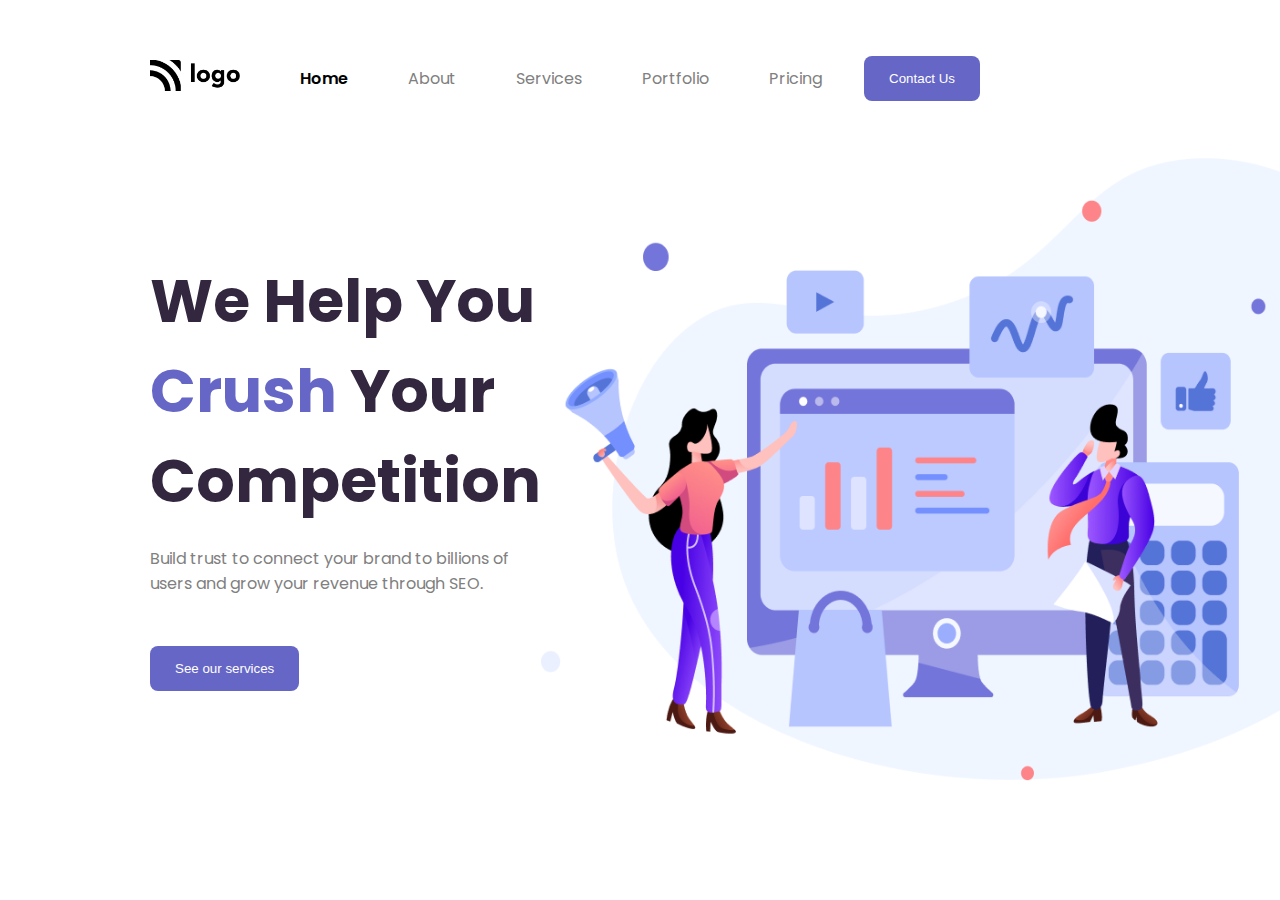
<file: Project/FSJS 2.0 Project 01/index.html>
<!DOCTYPE html>
<html lang="en">
  <head>
    <meta charset="UTF-8" />
    <meta http-equiv="X-UA-Compatible" content="IE=edge" />
    <meta name="viewport" content="width=device-width, initial-scale=1.0" />
    <!-- stylesheet -->
    <link rel="stylesheet" href="style.css" />
    <!-- Font -->
    <link rel="preconnect" href="https://fonts.googleapis.com" />
    <link rel="preconnect" href="https://fonts.gstatic.com" crossorigin />
    <link
      href="https://fonts.googleapis.com/css2?family=Poppins:wght@200;300;400;500;600;700;800&display=swap"
      rel="stylesheet"
    />
    <title>SEO Master</title>
  </head>
  <body>
    <div class="container">
      <section aria-label="navbar">
        <nav class="navbar-container">
          <div>
            <img src="./assets/Logo.png" alt="brand-logo" />
          </div>
          <div class="grow-list">
            <ul class="list">
              <li class="list-item">Home</li>
              <li class="list-item">About</li>
              <li class="list-item">Services</li>
              <li class="list-item">Portfolio</li>
              <li class="list-item">Pricing</li>
            </ul>
          </div>
          <div class="button-group">
            <button class="nav-button">Contact Us</button>
          </div>
        </nav>
      </section>
      <!-- Banner -->
      <section aria-label="banner">
        <div class="banner-container">
          <!-- Left text -->
          <div>
            <h1 class="heading-text">
              We Help You <span>Crush</span> Your Competition
            </h1>
            <p class="description">
              Build trust to connect your brand to billions of users and grow
              your revenue through SEO.
            </p>
            <button class="nav-button btn">See our services</button>
          </div>
          <!-- Right Text -->
          <div>
            <img src="./assets/Header Illustration.png" alt="illustration" />
          </div>
        </div>
      </section>
    </div>
  </body>
</html>
</file>
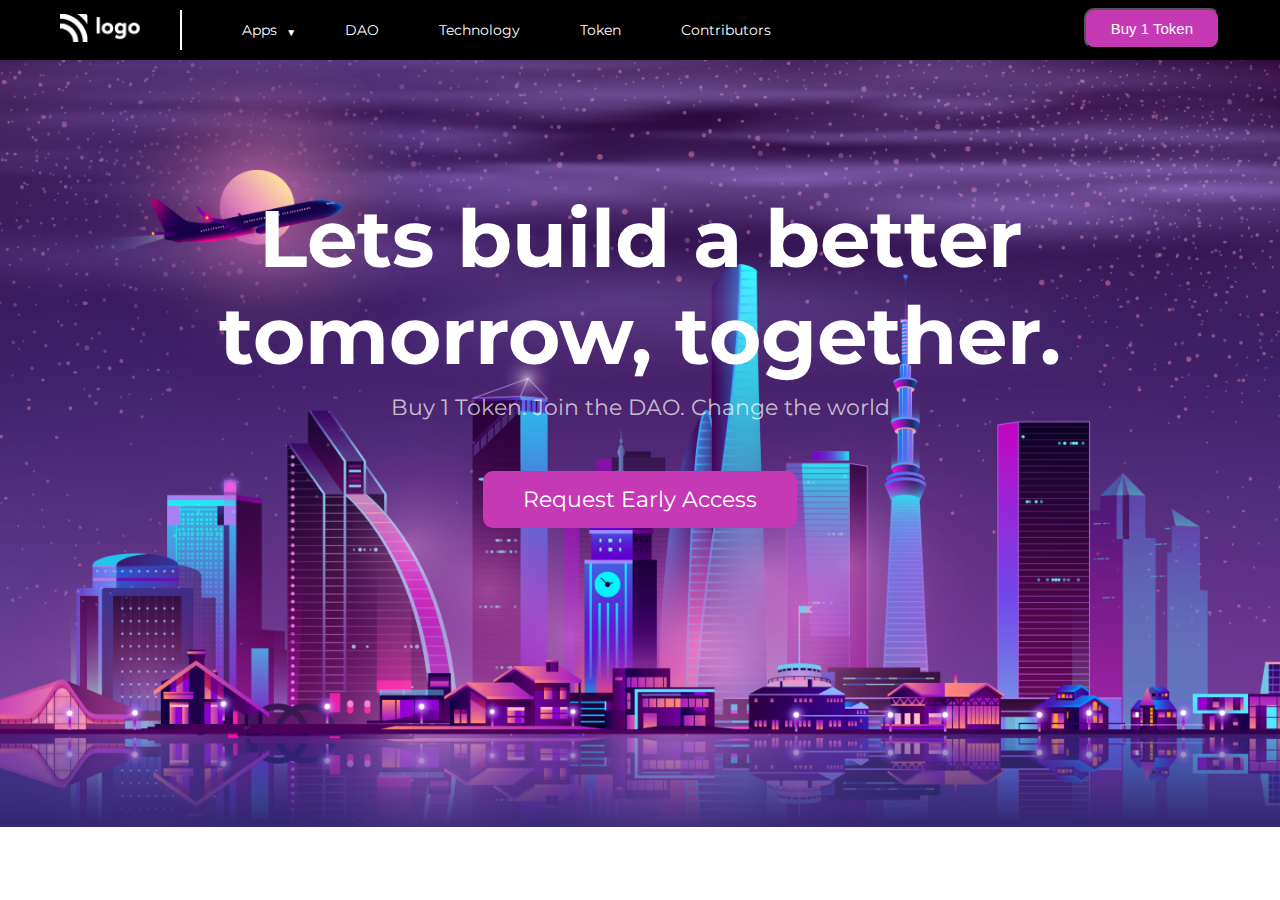
<file: Project/FSJS 2.0 Project 02/index.html>
<!DOCTYPE html>
<html lang="en">
  <head>
    <meta charset="UTF-8" />
    <meta http-equiv="X-UA-Compatible" content="IE=edge" />
    <meta name="viewport" content="width=device-width, initial-scale=1.0" />
    <link rel="stylesheet" href="style.css" />
    <link rel="preconnect" href="https://fonts.googleapis.com" />
    <link rel="preconnect" href="https://fonts.gstatic.com" crossorigin />
    <link
      href="https://fonts.googleapis.com/css2?family=Poppins:wght@200;300;400;500;600;700;800&display=swap"
      rel="stylesheet"
    />
    <link rel="preconnect" href="https://fonts.googleapis.com" />
    <link rel="preconnect" href="https://fonts.gstatic.com" crossorigin />
    <link
      href="https://fonts.googleapis.com/css2?family=Montserrat:wght@600;700;800&display=swap"
      rel="stylesheet"
    />

    <title>Crypto Market</title>
  </head>
  <body>
    <div class="container">
      <section aria-label="navbar">
        <nav class="navbar">
          <div>
            <img src="./assets/white-logo.png" alt="logo" class="logo" />
          </div>
          <div class="line"></div>
          <div class="grow-list">
            <ul class="list">
              <li class="list-item">Apps</li>
              <li class="list-item">DAO</li>
              <li class="list-item">Technology</li>
              <li class="list-item">Token</li>
              <li class="list-item">Contributors</li>
            </ul>
          </div>
          <div>
            <button class="button-small">Buy 1 Token</button>
          </div>
        </nav>
      </section>
      <!-- Hero Section -->
      <section aria-label="hero">
        <div class="hero">
          <h1 class="hero-heading">Lets build a better tomorrow, together.</h1>
          <p class="hero-description">
            Buy 1 Token. Join the DAO. Change the world
          </p>
          <button class="button-large">Request Early Access</button>
        </div>
      </section>
    </div>
  </body>
</html>
</file>
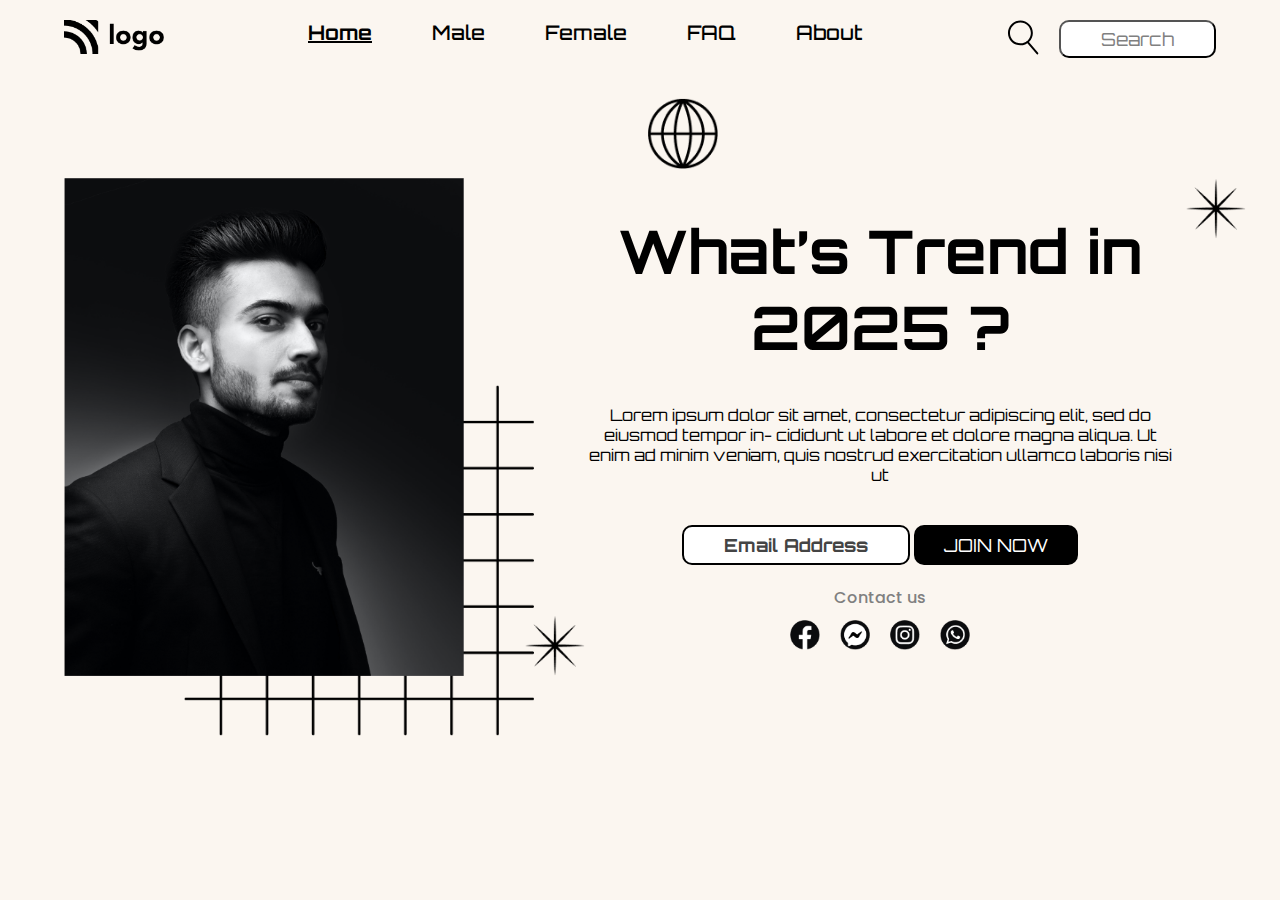
<file: Project/FSJS 2.0 Project 03/index.html>
<!DOCTYPE html>
<html lang="en">
  <head>
    <meta charset="UTF-8" />
    <meta http-equiv="X-UA-Compatible" content="IE=edge" />
    <meta name="viewport" content="width=device-width, initial-scale=1.0" />
    <!-- CSS File -->
    <link rel="stylesheet" href="./style.css" />
    <!-- Font Orbiton -->
    <link rel="preconnect" href="https://fonts.googleapis.com" />
    <link rel="preconnect" href="https://fonts.gstatic.com" crossorigin />
    <link
      href="https://fonts.googleapis.com/css2?family=Orbitron:wght@400;500;600;700;800&display=swap"
      rel="stylesheet"
    />

    <!-- FONT Poppins -->
    <link rel="preconnect" href="https://fonts.googleapis.com" />
    <link rel="preconnect" href="https://fonts.gstatic.com" crossorigin />
    <link
      href="https://fonts.googleapis.com/css2?family=Poppins:wght@200;300;400;500;600;700&display=swap"
      rel="stylesheet"
    />
    <title>Fashion Hub</title>
  </head>

  <!-- FSJS 2.0 Project One -->
  <body>
    <div class="container">
      <!-- Navbar Section -->
      <section aria-label="navbar">
        <nav class="navbar-container">
          <div>
            <img src="./assets/Logo.png" alt="brand-logo" />
          </div>
          <div>
            <ul class="list">
              <li class="list-item">Home</li>
              <li class="list-item">Male</li>
              <li class="list-item">Female</li>
              <li class="list-item">FAQ</li>
              <li class="list-item">About</li>
            </ul>
          </div>
          <div class="button-group">
            <div class="search-icon">
              <svg
                width="32"
                height="35"
                viewBox="0 0 32 35"
                fill="none"
                xmlns="http://www.w3.org/2000/svg"
              >
                <path
                  d="M13.42 25.34C6.56004 25.34 0.97998 19.76 0.97998 12.9C0.97998 6.03999 6.56004 0.459991 13.42 0.459991C20.28 0.459991 25.86 6.03999 25.86 12.9C25.87 19.76 20.28 25.34 13.42 25.34ZM13.42 2.44999C7.66004 2.44999 2.97998 7.13999 2.97998 12.89C2.97998 18.64 7.66004 23.33 13.42 23.33C19.18 23.33 23.86 18.64 23.86 12.89C23.86 7.13999 19.18 2.44999 13.42 2.44999Z"
                  fill="black"
                />
                <path
                  d="M30.35 34.4C30.07 34.4 29.7899 34.28 29.5899 34.05L19.75 22.53C19.39 22.11 19.44 21.48 19.86 21.12C20.28 20.76 20.91 20.81 21.27 21.23L31.11 32.75C31.47 33.17 31.42 33.8 31 34.16C30.81 34.32 30.58 34.4 30.35 34.4Z"
                  fill="black"
                />
              </svg>
            </div>
            <div><button class="nav-button">Search</button></div>
          </div>
        </nav>
      </section>
      <!-- Hero Banner Section -->
      <section aria-label="banner">
        <div class="hero-container">
          <!-- --------------- -->
          <!-- Patterns -->
          <!-- ---------------- -->
          <span class="square">
            <img src="./assets/squares.png" alt="square-pattern" />
          </span>
          <!-- Star -->
          <span class="star">
            <img src="./assets/start.png" alt="start-pattern" />
          </span>
          <!-- Star -->
          <span class="star">
            <img src="./assets/start.png" alt="start-pattern" />
          </span>
          <!-- Globe -->
          <span class="globe">
            <img src="./assets/globe.png" alt="globe-pattern" />
          </span>
          <div>
            <img src="./assets/Image.png" alt="person-hero-iamge" />
          </div>
          <div class="hero-container-right">
            <h1 class="hero-heading">What’s Trend in 2025 ?</h1>
            <p class="hero-description">
              Lorem ipsum dolor sit amet, consectetur adipiscing elit, sed do
              eiusmod tempor in- cididunt ut labore et dolore magna aliqua. Ut
              enim ad minim veniam, quis nostrud exercitation ullamco laboris
              nisi ut
            </p>
            <div>
              <button class="button-email">Email Address</button>
              <button class="button-join">JOIN NOW</button>
            </div>
            <div>
              <h4 class="contact-heading">Contact us</h4>
              <div class="icons">
                <span>
                  <img src="./assets/Group.png" alt="facebook-icon" />
                </span>
                <span>
                  <img src="./assets/Group (1).png" alt="messenger-icon" />
                </span>
                <span>
                  <img src="./assets/Group (2).png" alt="instagram-icon" />
                </span>
                <span>
                  <img src="./assets/Group (3).png" alt="whatsapp-icon" />
                </span>
              </div>
            </div>
          </div>
        </div>
      </section>
    </div>
  </body>
</html>
</file>
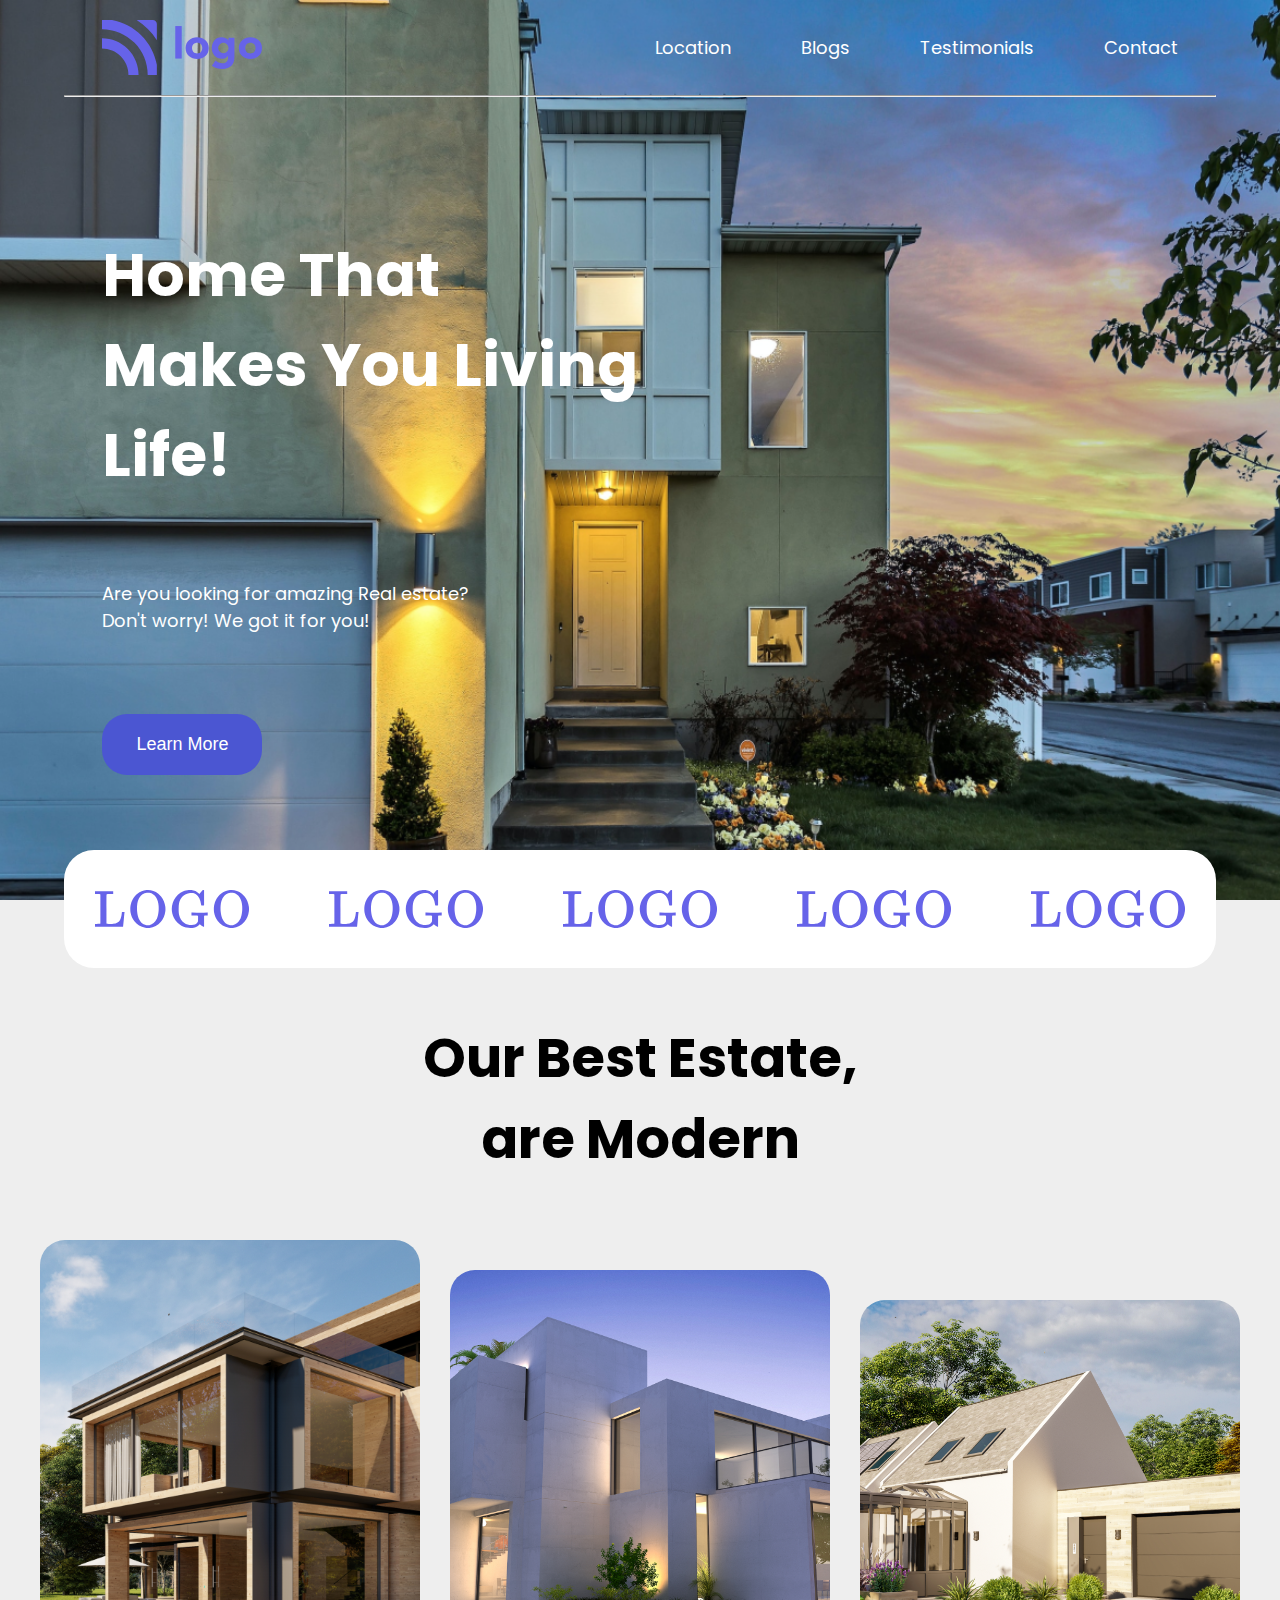
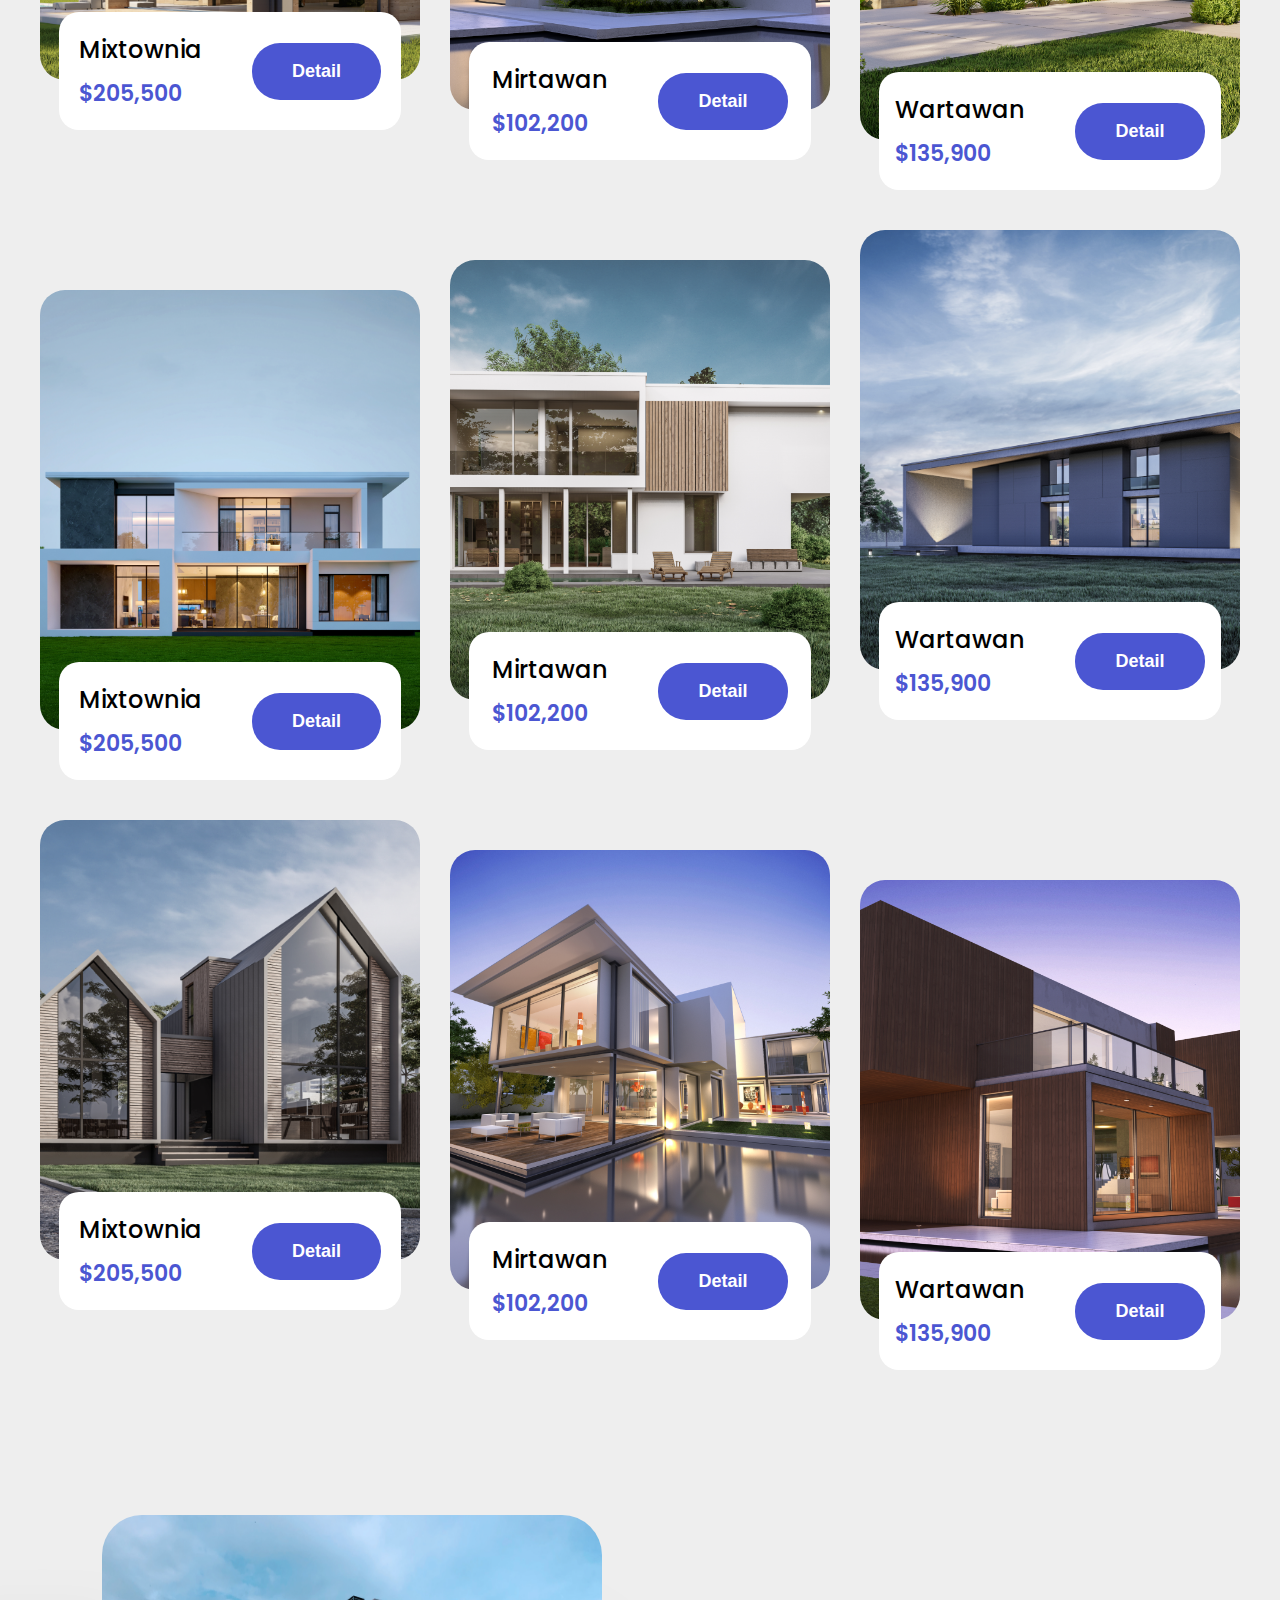
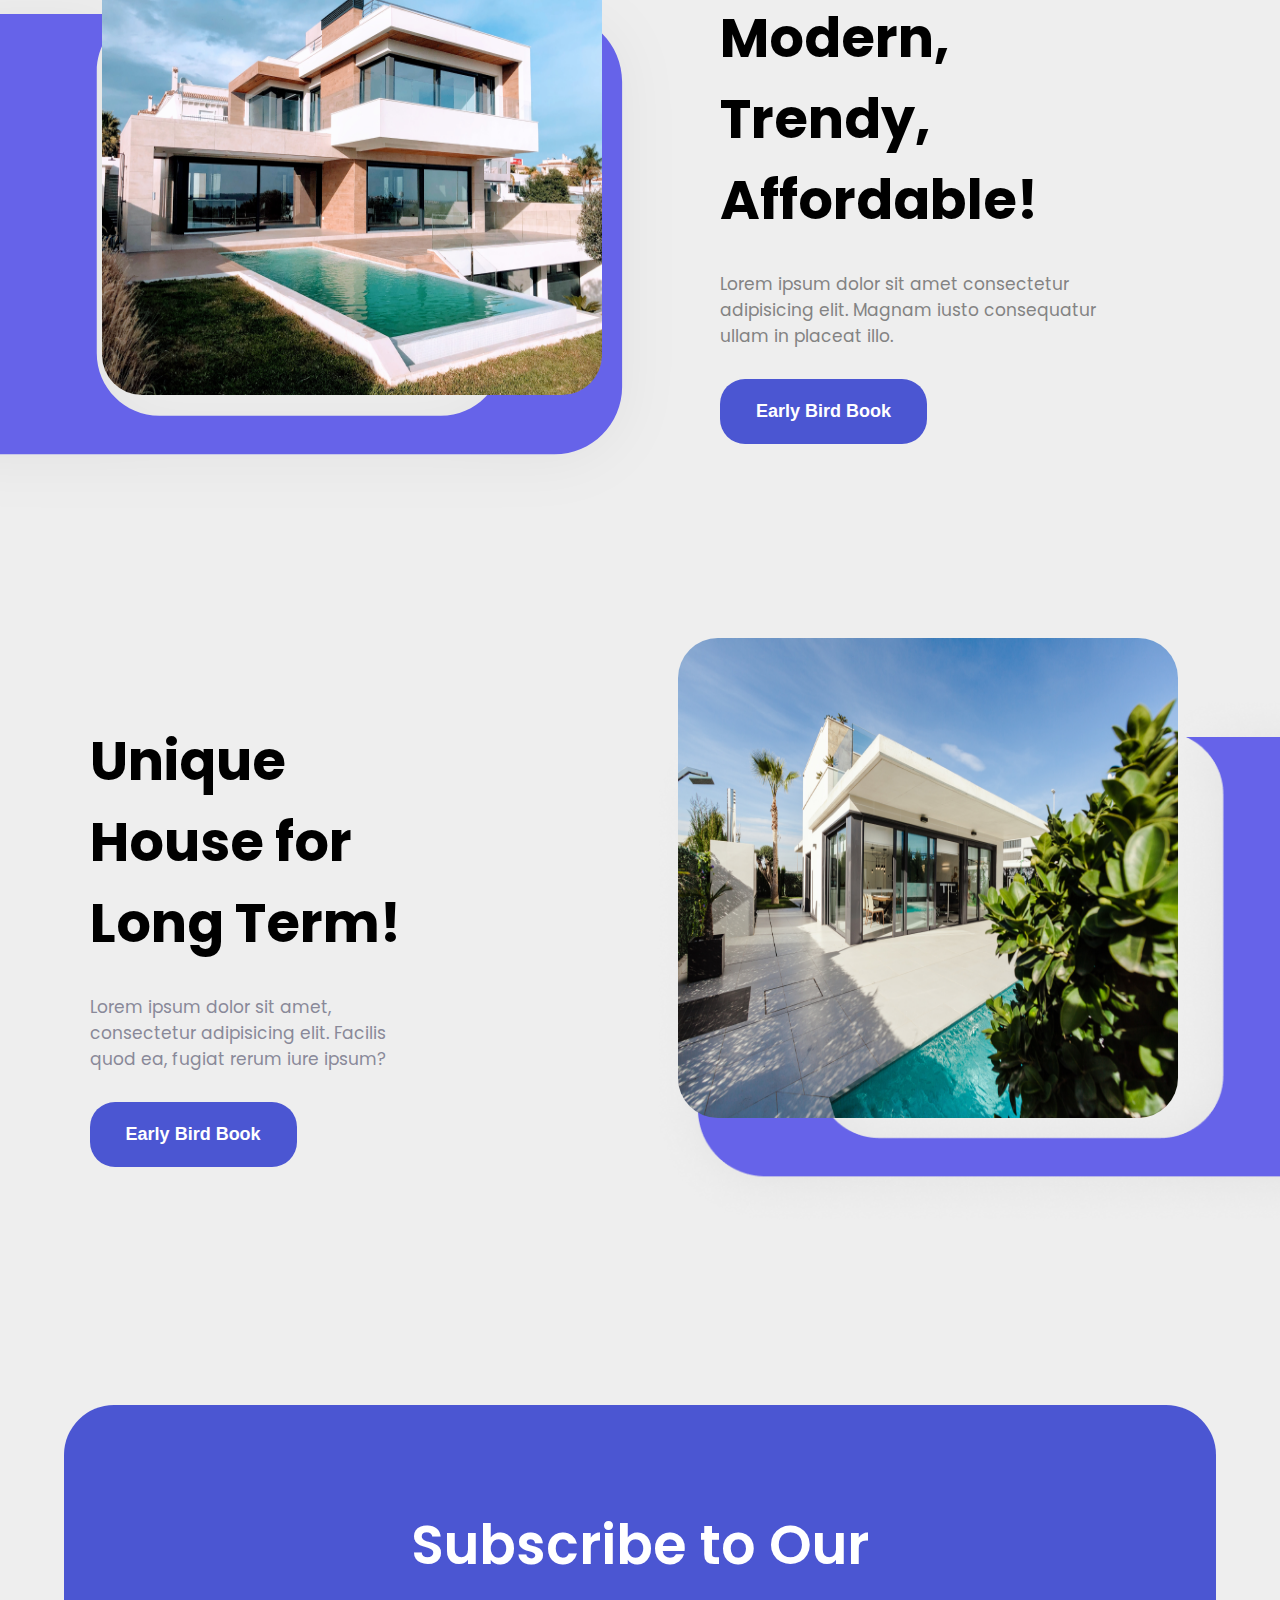
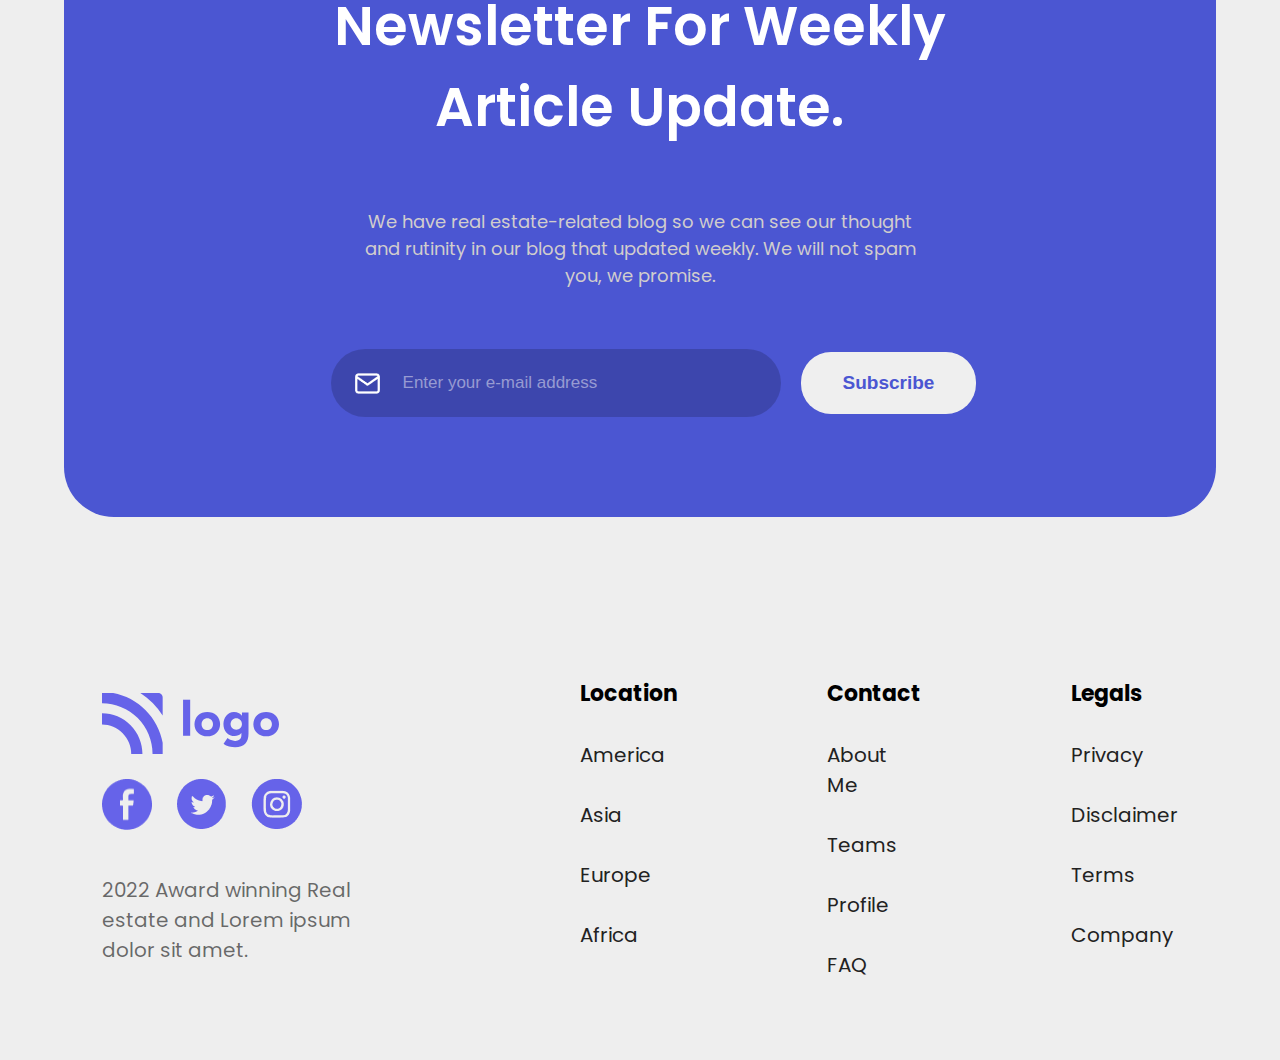
<file: Project/Project 10- Real Estate Landing Page/index.html>
<!DOCTYPE html>
<html lang="en">

<head>
    <meta charset="UTF-8">
    <meta http-equiv="X-UA-Compatible" content="IE=edge">
    <meta name="viewport" content="width=device-width, initial-scale=1.0">
    <title>Real Estate</title>
    <link rel="stylesheet" href="./style.css">
</head>

<body>
    <section class="hero-first">
        <nav>
            <img src="./Icons/Logo.svg" alt="logo">
            <ul>
                <li>Location</li>
                <li>Blogs</li>
                <li>Testimonials</li>
                <li>Contact</li>
            </ul>
        </nav>
        <hr>
        <div class="hero-1">
            <h1>Home That Makes You Living Life!</h1>
            <p>Are you looking for amazing Real estate? Don't worry! We got it for you!</p>
            <button class="btn btn-primary">Learn More</button>
        </div>
    </section>
    <section class="logo-name">
        <img src="./Icons/logoName.svg" alt="logo-name">
        <img src="./Icons/logoName.svg" alt="logo-name">
        <img src="./Icons/logoName.svg" alt="logo-name">
        <img src="./Icons/logoName.svg" alt="logo-name">
        <img src="./Icons/logoName.svg" alt="logo-name">
    </section>
    <section class="best-estate">
        <div class="estate-title">
            <h1>Our Best Estate, <br>are Modern</h1>
        </div>
        <div class="estates">
            <div class="estate-detail-box">
                <div class="estate-details">
                    <div class="estate-price">
                        <p>Mixtownia</p>
                        <p>$205,500</p>
                    </div>
                    <div>
                        <button>Detail</button>
                    </div>
                </div>
            </div>
            <div class="estate-detail-box">
                <div class="estate-details">
                    <div class="estate-price">
                        <p>Mirtawan</p>
                        <p>$102,200</p>
                    </div>
                    <div>
                        <button>Detail</button>
                    </div>
                </div>
            </div>
            <div class="estate-detail-box">
                <div class="estate-details">
                    <div class="estate-price">
                        <p>Wartawan</p>
                        <p>$135,900</p>
                    </div>
                    <div>
                        <button>Detail</button>
                    </div>
                </div>
            </div>
            <div class="estate-detail-box">
                <div class="estate-details">
                    <div class="estate-price">
                        <p>Mixtownia</p>
                        <p>$205,500</p>
                    </div>
                    <div>
                        <button>Detail</button>
                    </div>
                </div>
            </div>
            <div class="estate-detail-box">
                <div class="estate-details">
                    <div class="estate-price">
                        <p>Mirtawan</p>
                        <p>$102,200</p>
                    </div>
                    <div>
                        <button>Detail</button>
                    </div>
                </div>
            </div>
            <div class="estate-detail-box">
                <div class="estate-details">
                    <div class="estate-price">
                        <p>Wartawan</p>
                        <p>$135,900</p>
                    </div>
                    <div>
                        <button>Detail</button>
                    </div>
                </div>
            </div>
            <div class="estate-detail-box">
                <div class="estate-details">
                    <div class="estate-price">
                        <p>Mixtownia</p>
                        <p>$205,500</p>
                    </div>
                    <div>
                        <button>Detail</button>
                    </div>
                </div>
            </div>
            <div class="estate-detail-box">
                <div class="estate-details">
                    <div class="estate-price">
                        <p>Mirtawan</p>
                        <p>$102,200</p>
                    </div>
                    <div>
                        <button>Detail</button>
                    </div>
                </div>
            </div>
            <div class="estate-detail-box">
                <div class="estate-details">
                    <div class="estate-price">
                        <p>Wartawan</p>
                        <p>$135,900</p>
                    </div>
                    <div>
                        <button>Detail</button>
                    </div>
                </div>
            </div>
        </div>
</section>
<section class="modern-trendy">
    <div class="modern-left">
        <img src="./Photos/featuresImage1.png" alt="img">
        <img src="./Icons/featureImageBg1.svg" alt="bg-img">
    </div>
    <div class="modern-right">
        <h1>Modern, Trendy, Affordable!</h1>
        <p>Lorem ipsum dolor sit amet consectetur adipisicing elit. Magnam iusto consequatur ullam in placeat illo.</p>
        <button class="early-bird">Early Bird Book</button>
    </div>
</section>
<section class="unique-house">
    <div class="unique-left">
        <h1>Unique House for Long Term!</h1>
        <p>Lorem ipsum dolor sit amet, consectetur adipisicing elit. Facilis quod ea, fugiat rerum iure ipsum?</p>
        <button class="early-bird">Early Bird Book</button>
    </div>
    <div class="unique-right">
        <img src="./Photos/featuresImage2.png" alt="img">
        <img src="./Icons/featureImageBg2.png" alt="bg-img">
    </div>
</section>
<!-- weekly newsletter -->
<section class="newsletter">
    <h1>Subscribe to Our Newsletter For Weekly Article Update.</h1>
    <p>We have real estate-related blog so we can see our thought and
         rutinity in our blog that updated weekly. We will not spam you, we promise.</p>
    <div class="news-input">
        <div class="input-container">
            <img src="./Icons/mail.png" alt="mail-img">
            <input class="input-field" type="email" name="" id="" placeholder="Enter your e-mail address">
        </div>
        <button class="sub-btn">Subscribe</button>
    </div>
</section>
<!-- footer section -->
<footer>
    <div class="footer-left">
        <img src="./Icons/Logo.svg" alt="logoName">
        <div class="footer-logos">
            <img src="./Icons/facebook.png" alt="facebook">
            <img src="./Icons/twitter.png" alt="twitter">
            <img src="./Icons/instagram.png" alt="instagram">
        </div>
        <p>2022 Award winning Real estate and Lorem ipsum dolor sit amet.</p>
    </div>
    <div class="footer-lists">
        <div>
            <ul class="footer-list">
                <li>Location</li>
                <li>America</li>
                <li>Asia</li>
                <li>Europe</li>
                <li>Africa</li>
            </ul>
        </div>
        <div>
            <ul class="footer-list">
                <li>Contact</li>
                <li>About Me</li>
                <li>Teams</li>
                <li>Profile</li>
                <li>FAQ</li>
            </ul>
        </div>
        <div>
            <ul class="footer-list">
                <li>Legals</li>
                <li>Privacy</li>
                <li>Disclaimer</li>
                <li>Terms</li>
                <li>Company</li>
            </ul>
        </div>
    </div>
</footer>
</body>
</html>
</file>
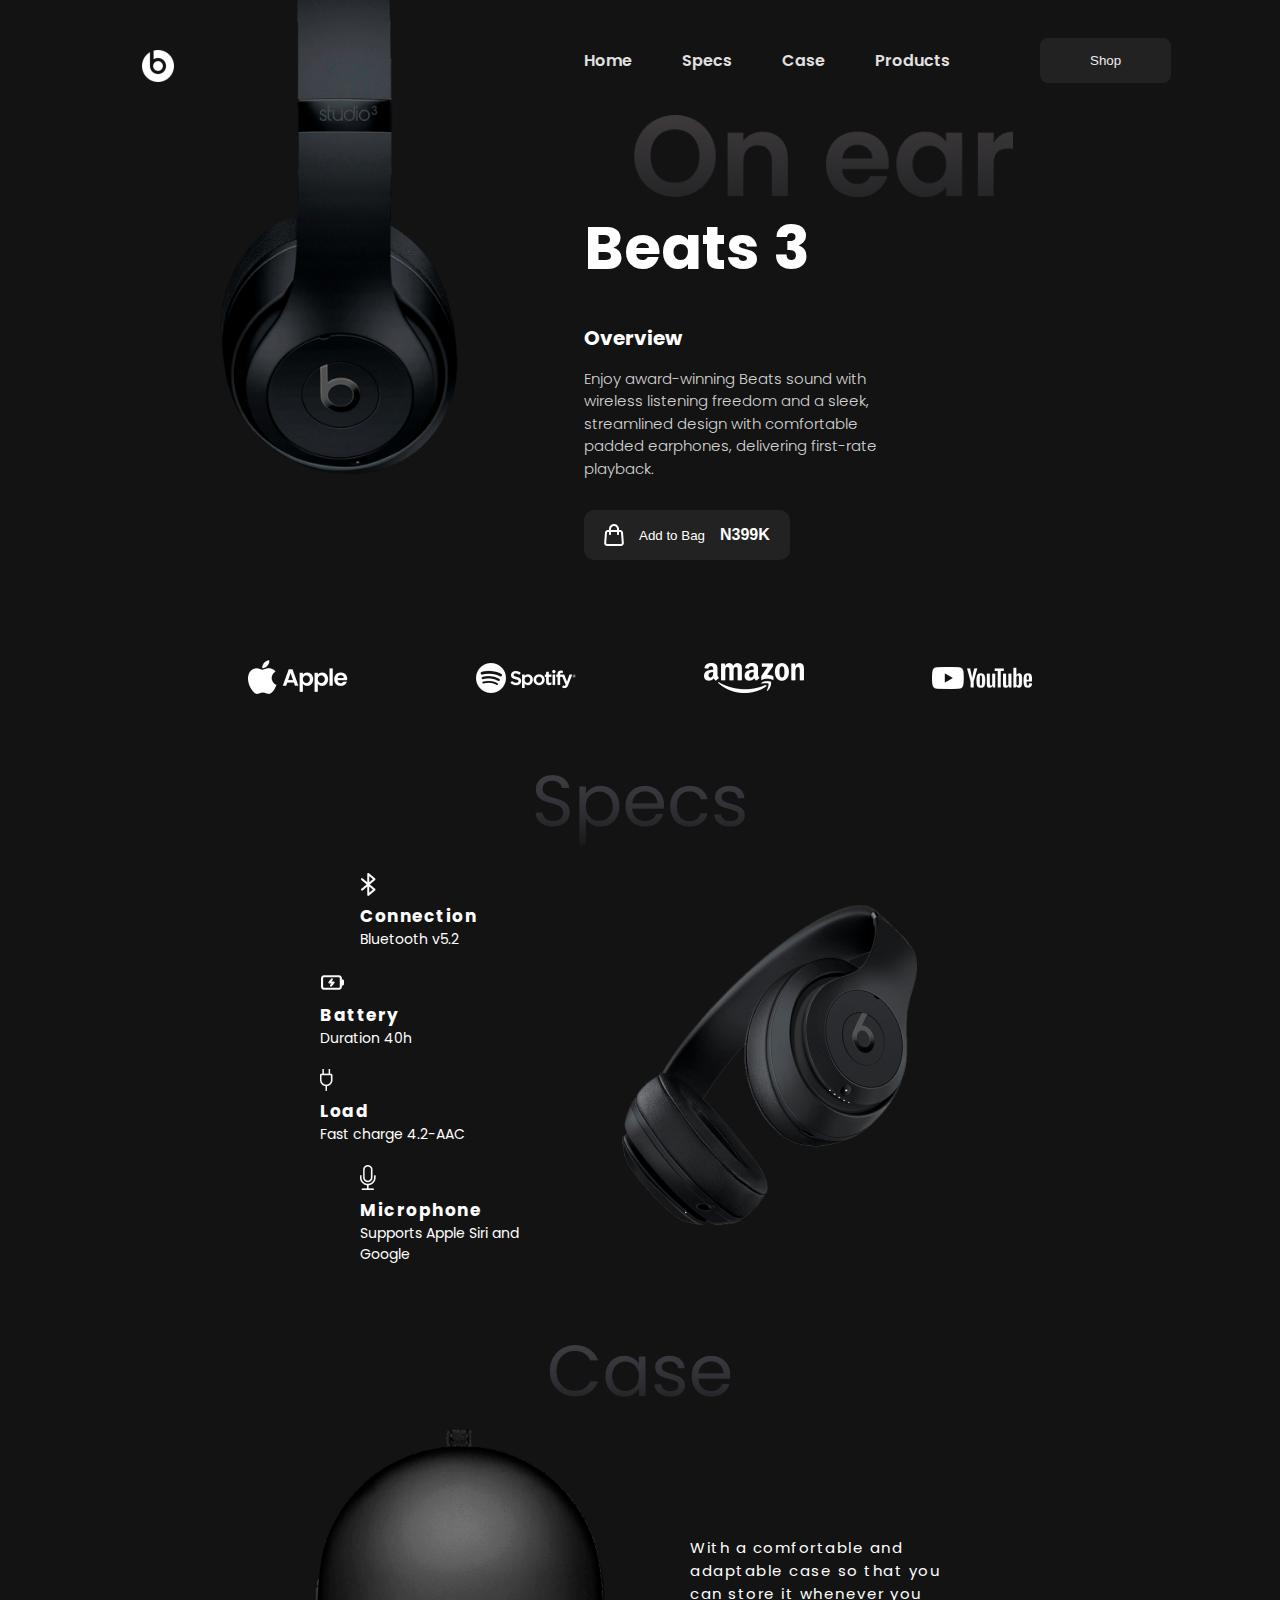
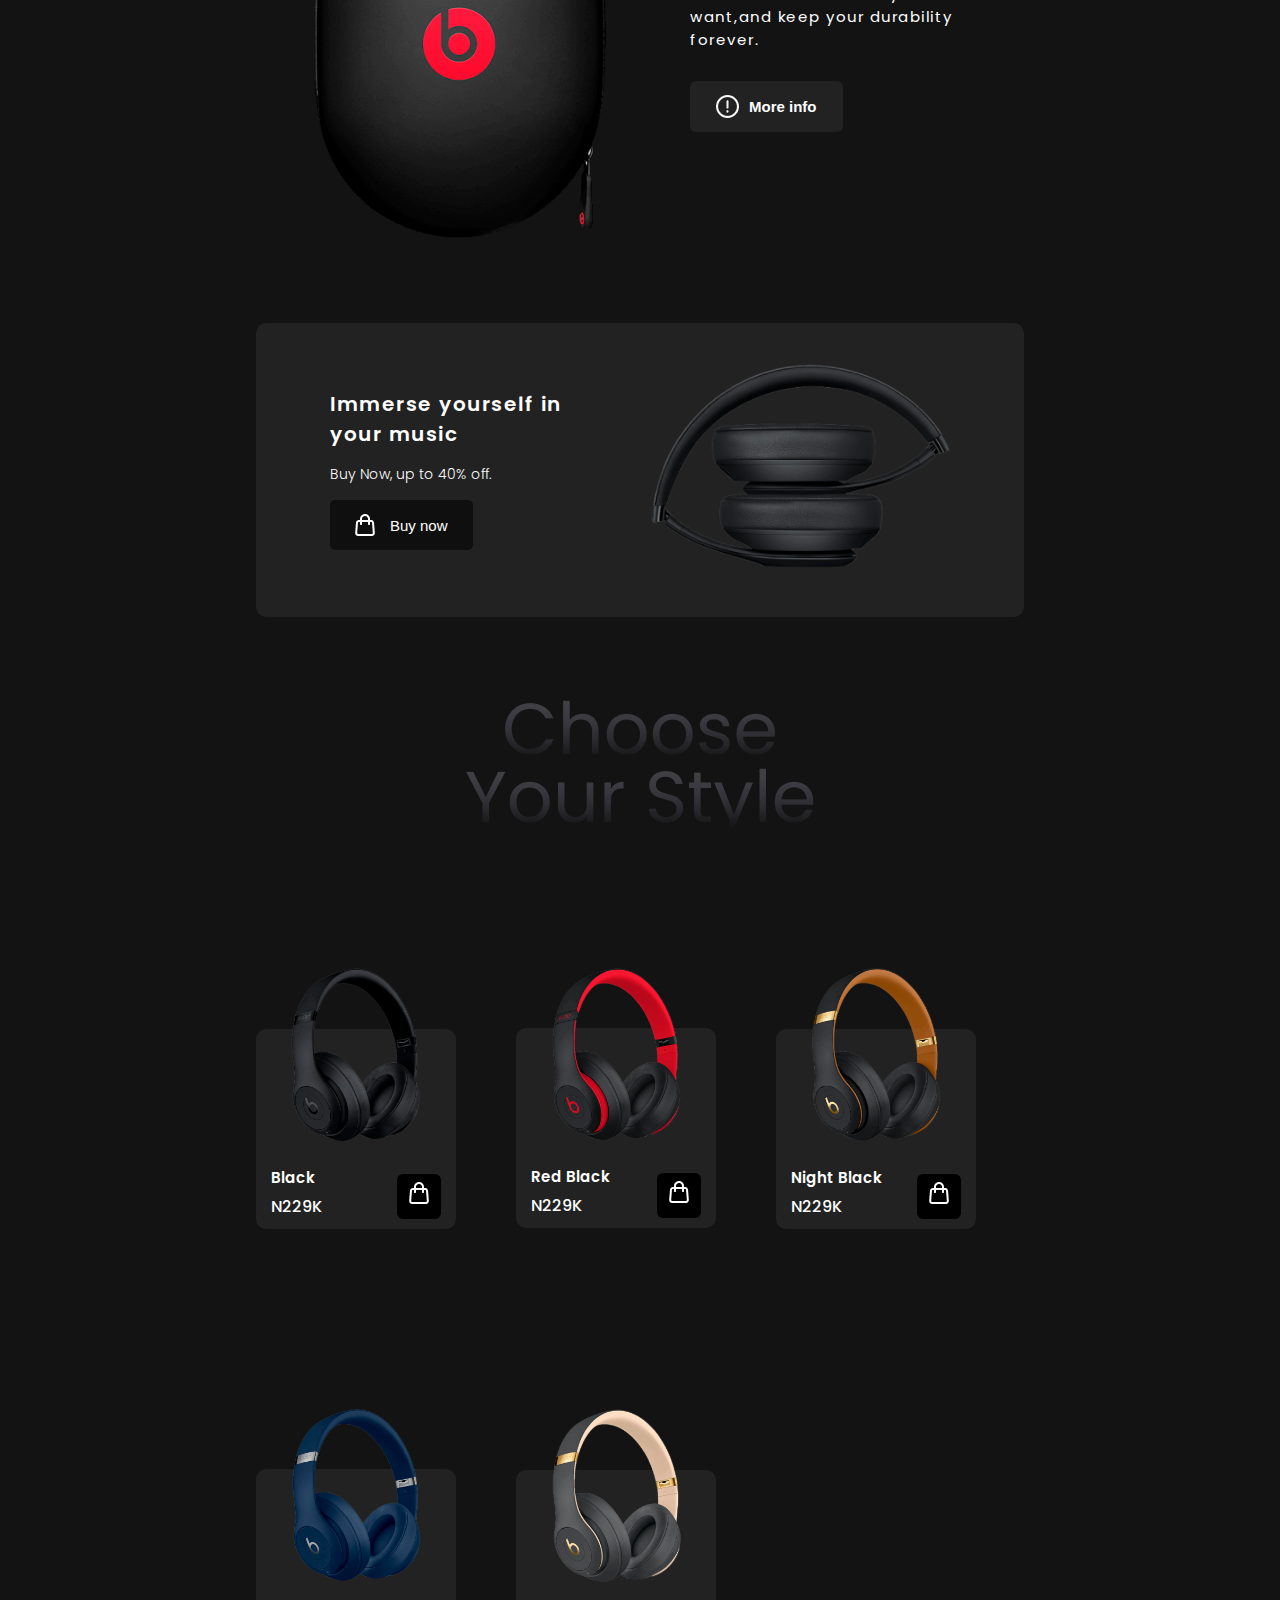
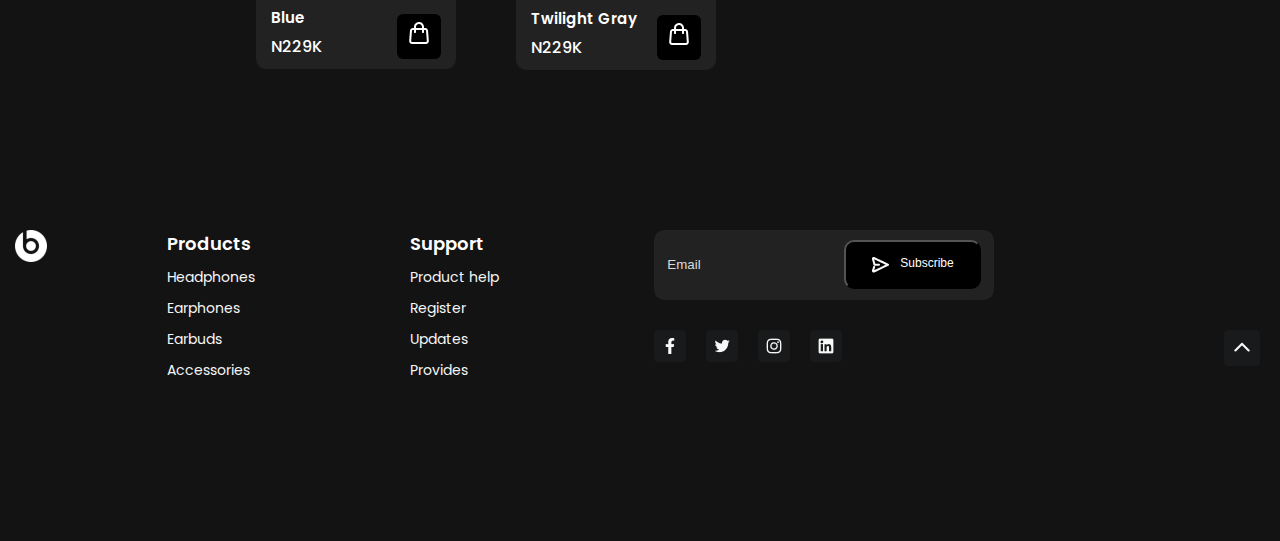
<file: Project/Project 11- Beats Landing Page/index.html>
<!DOCTYPE html>
<html lang="en">
<head>
    <meta charset="UTF-8">
    <meta http-equiv="X-UA-Compatible" content="IE=edge">
    <meta name="viewport" content="width=device-width, initial-scale=1.0">
    <title>Beats Landing Page</title>
    <link rel="stylesheet" href="./style.css">
</head>
<body>
    <section class="main-section">
        <div class="main-left">
            <img class="beats-logo" src="./Assets/Photos/beatsLogo.png" alt="beats-logo">
            <img class="main-img" src="./Assets/Photos/mainImage.png" alt="main-img">
        </div>
        <div class="main-right">
            <nav class="navbar">
                <div>
                    <ul class="nav-list">
                        <li>Home</li>
                        <li>Specs</li>
                        <li>Case</li>
                        <li>Products</li>
                    </ul>
                </div>
                <div>
                    <button class="shop-btn">Shop</button>
                </div>
            </nav>
            <img src="./Assets/Photos/onEar.png" alt="onear-img">
            <h1>Beats 3</h1>
            <h2>Overview</h2>
            <p>Enjoy award-winning Beats sound with wireless listening freedom and a sleek, 
                streamlined design with comfortable padded earphones, delivering first-rate playback.</p>
            <button class="cart">
                <img src="./Assets/Icons/shoppingBag.png" alt="shopping-img">
                <p>Add to Bag</p>
                <p>N399K</p>
            </button>
        </div>
    </section>
    <!-- logo img section -->
    <section class="brand-logo">
        <img src="./Assets/Photos/appleLogo.png" alt="brand-logo">
        <img src="./Assets/Photos/spotifyLogo.png" alt="brand-logo">
        <img src="./Assets/Photos/amazonLogo.png" alt="brand-logo">
        <img src="./Assets/Photos/youtubeLogo.png" alt="brand-logo">
    </section>
    <!-- specification section -->
    <section class="specs">
        <div><img src="./Assets/Icons/specsLogo.png" alt="specsLogo"></div>
        <div class="specs-details">
            <div class="specificantion">
                <div><img src="./Assets/Icons/bluetooth.png" alt="bt-logo">
                <h3>Connection</h3>
                <p>Bluetooth v5.2</p>
            </div>
            <div><img src="./Assets/Icons/battery.png" alt="battery-logo">
                <h3>Battery</h3>
                <p>Duration 40h</p>
            </div>
            <div><img src="./Assets/Icons/charger.png" alt="charger-logo">
                <h3>Load</h3>
                <p>Fast charge 4.2-AAC</p>
            </div>
            <div><img src="./Assets/Icons/mic.png" alt="mic-logo">
                <h3>Microphone</h3>
                <p>Supports Apple Siri and Google</p>
            </div>
            </div>
            <div>
                <img src="./Assets/Photos/specsImage.png" alt="">
            </div>
        </div>
    </section>
    <!-- case section -->
    <section class="case">
        <div class="case-logo"><img src="./Assets/Icons/caseLogo.png" alt="caseLogo"></div>
        <div>
            <div class="case-details"><img src="./Assets/Photos/caseImage.png" alt="">
            <div>
                <p>With a comfortable and adaptable case so that you can store it whenever you want,and keep your durability forever.</p>
                <button><img src="./Assets/Icons/group.png" alt="">More info</button>
            </div></div>
        </div>
    </section>
    <!-- buy section -->
    <section class="buy">
        <div class="buy-left">
            <h3>Immerse yourself in your music</h3>
            <p>Buy Now, up to 40% off.</p>
            <button class="buynow-btn">
                <img src="./Assets/Icons/shoppingBag.png" alt="img">
                <p>Buy now</p>
            </button>
        </div>
        <div class="buy-right">
            <img src="./Assets/Photos/buyNowSectionImage.png" alt="img">
        </div>
    </section>
<!-- choose your style section -->
    <section class="your-style-sec">
        <div>
            <img src="./Assets/Icons/productLogo.png" alt="productLogo">
        </div>
        <div class="product-options">
            <div class="product-item">
                <div class="product-item-img">
                    <img src="./Assets/Photos/black.png" alt="black">
                </div>
                <div class="product-detail">
                    <div class="pro-name">
                        <p>Black</p>
                        <p>N229K</p>
                    </div>
                    <div>
                        <img src="./Assets/Icons/shoppingBag.png" alt="shoppingBag">
                    </div>
                </div>
            </div>
            <div class="product-item">
                <div class="product-item-img">
                    <img src="./Assets/Photos/redBlack.png" alt="black">
                </div>
                <div class="product-detail">
                    <div class="pro-name">
                        <p>Red Black</p>
                        <p>N229K</p>
                    </div>
                    <div>
                        <img src="./Assets/Icons/shoppingBag.png" alt="shoppingBag">
                    </div>
                </div>
            </div>
            <div class="product-item">
                <div class="product-item-img">
                    <img src="./Assets/Photos/nightBlack.png" alt="black">
                </div>
                <div class="product-detail">
                    <div class="pro-name">
                        <p>Night Black</p>
                        <p>N229K</p>
                    </div>
                    <div>
                        <img src="./Assets/Icons/shoppingBag.png" alt="shoppingBag">
                    </div>
                </div>
            </div>
            <div class="product-item">
                <div class="product-item-img">
                    <img src="./Assets/Photos/blue.png" alt="blue">
                </div>
                <div class="product-detail">
                    <div class="pro-name">
                        <p>Blue</p>
                        <p>N229K</p>
                    </div>
                    <div>
                        <img src="./Assets/Icons/shoppingBag.png" alt="shoppingBag">
                    </div>
                </div>
            </div>
            <div class="product-item">
                <div class="product-item-img">
                    <img src="./Assets/Photos/twilightGray.png" alt="black">
                </div>
                <div class="product-detail">
                    <div class="pro-name">
                        <p>Twilight Gray</p>
                        <p>N229K</p>
                    </div>
                    <div>
                        <img src="./Assets/Icons/shoppingBag.png" alt="shoppingBag">
                    </div>
                </div>
            </div>
        </div>
    </section>
<!-- footer -->
<footer>
    <div>
        <img src="./Assets/Photos/beatsLogo.png" alt="beatsLogo">
    </div>
    <div>
        <ul class="footer-list">
            <li>Products</li>
            <li>Headphones</li>
            <li>Earphones</li>
            <li>Earbuds</li>
            <li>Accessories</li>
        </ul>
    </div>
    <div>
        <ul class="footer-list">
            <li>Support</li>
            <li>Product help</li>
            <li>Register</li>
            <li>Updates</li>
            <li>Provides</li>
        </ul>
    </div>
    <div>
        <div class="footer-subscribe">
            <input type="email" placeholder="Email" id="">
            <button class="sub-btn">
                <img src="./Assets/Icons/rightArrow.png" alt="rightArrow">
                <p>Subscribe</p>
            </button>
        </div>
        <div class="footer-social">
            <img src="./Assets/Icons/facebook.png" alt="facebook">
            <img src="./Assets/Icons/twitter.png" alt="twitter">
            <img src="./Assets/Icons/instagram.png" alt="instagram">
            <img src="./Assets/Icons/linkedin.png" alt="linkedin">
        </div>
    </div>
    <div class="footer-uparrow">
        <img src="./Assets/Icons/upArrow.png" alt="upArrow">
    </div>
</footer>
</body>
</html>
</file>
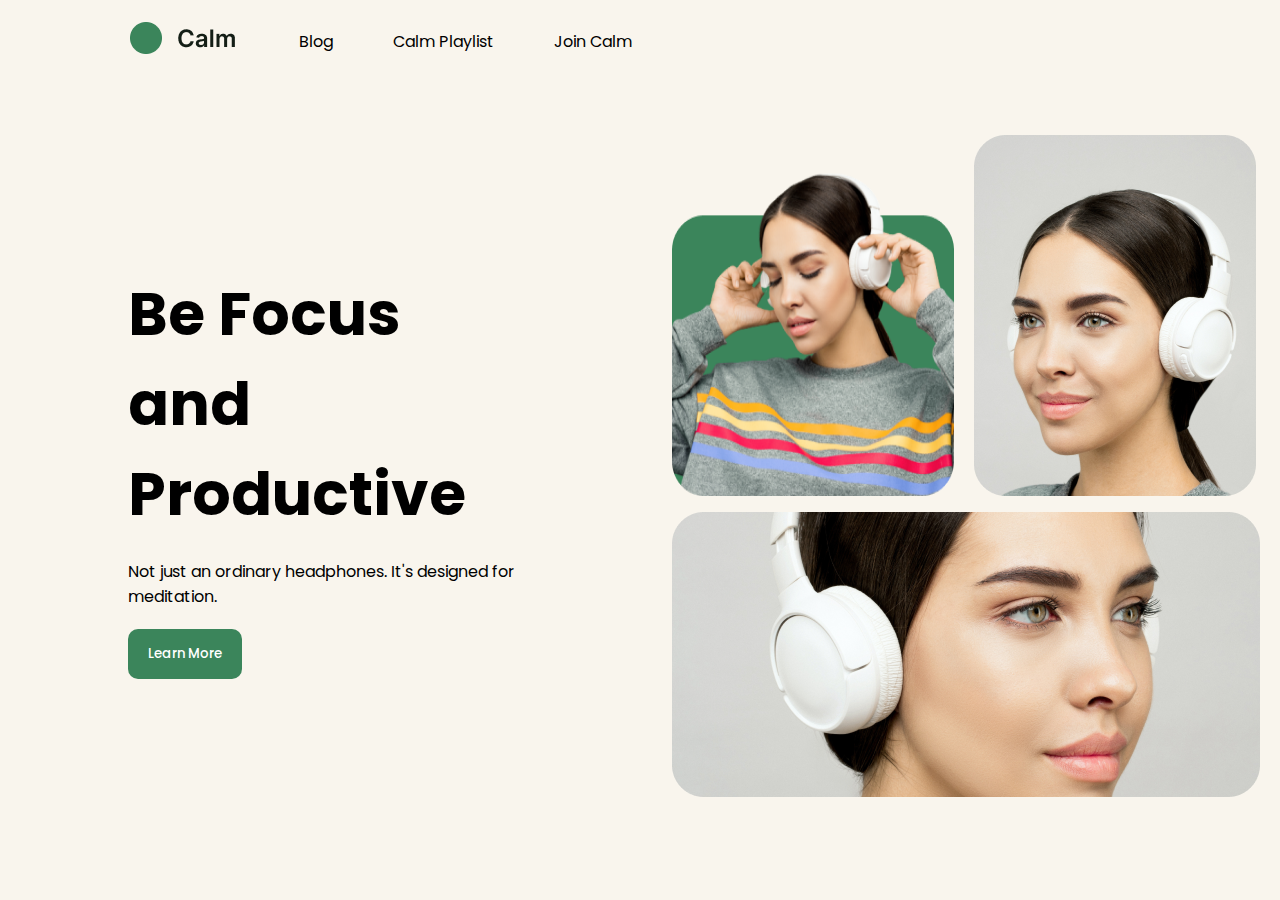
<file: Project/Project 4/index.html>
<!DOCTYPE html>
<html lang="en">
<head>
    <meta charset="UTF-8">
    <meta http-equiv="X-UA-Compatible" content="IE=edge">
    <meta name="viewport" content="width=device-width, initial-scale=1.0">
    <link href="https://fonts.googleapis.com/css2?family=Montserrat:wght@400&family=Overpass:wght@400;700&family=Poppins:wght@400;500&display=swap" rel="stylesheet">
    <link rel="stylesheet" href="./style.css">

    <title>Project 1</title>
</head>
<body>
    <!-- Navbar -->
    <nav>
        <ul>
            <li> <img src="./images/logo.png"/> </li>
            <li>Blog</li>
            <li>Calm Playlist</li>
            <li>Join Calm</li>
        </ul>
    </nav>
    <!--  Main Section -->
    <main>
        <!-- Left Section -->
        <div class="leftmain">
            <h1>Be Focus and Productive</h1>
            <p>Not just an ordinary headphones. It's designed for meditation.</p>
            <button>Learn More</button>
        </div>
        <!-- Right Section -->
        <div class="rightmain">
            <!-- Upper Image -->
            <div>
                <img src="./images/img1.png" alt="Image 1">
                <img src="./images/img2.png" alt="">
                
            </div>
            <!-- Lower Image -->
            <div>
                <img src="./images/img3.png" alt="Image 3">
            </div>

        </div>
    </main>

</body>
</html>
</file>
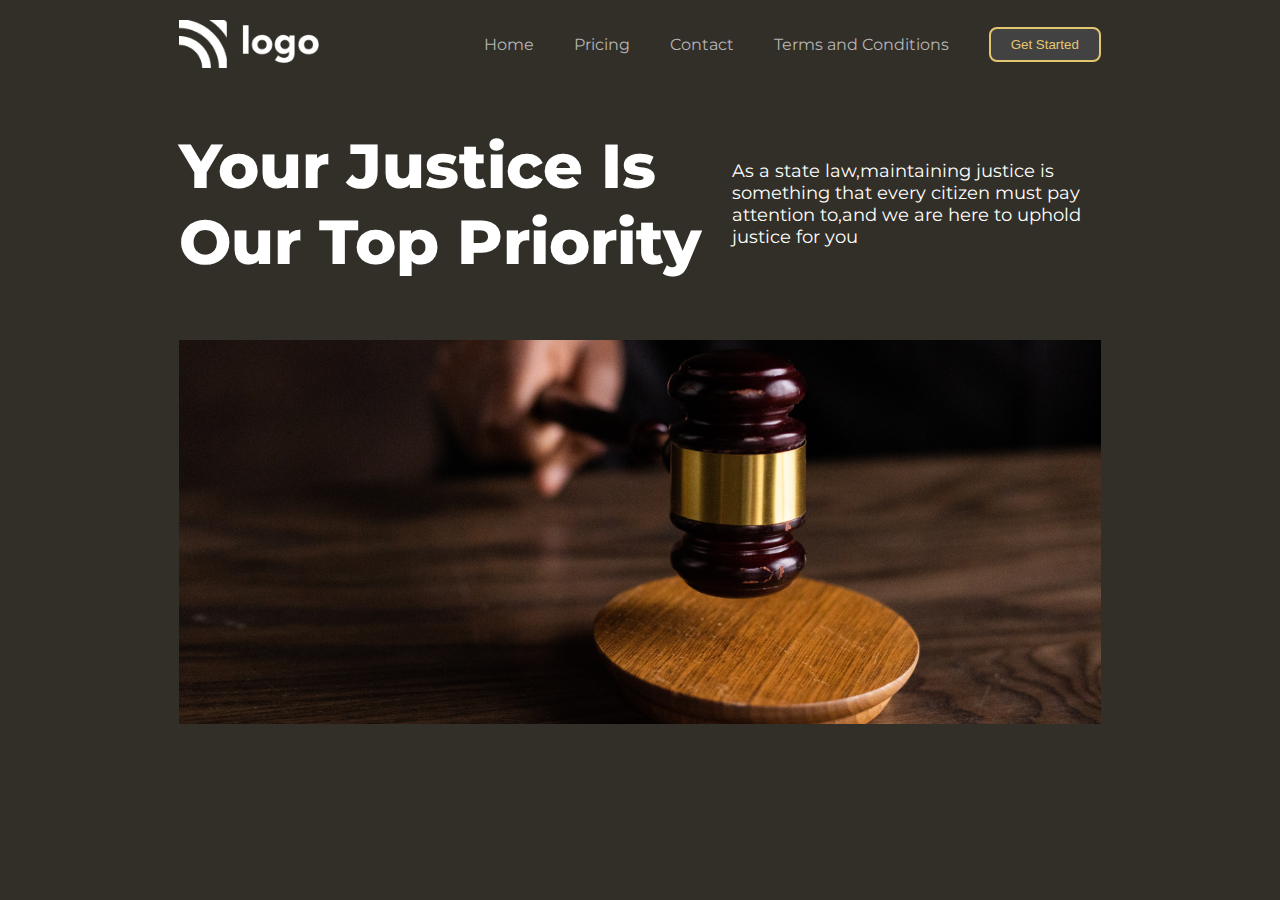
<file: Project/Project 6/index.html>
<!DOCTYPE html>
<html lang="en">

<head>
    <meta charset="UTF-8">
    <meta http-equiv="X-UA-Compatible" content="IE=edge">
    <meta name="viewport" content="width=device-width, initial-scale=1.0">
    <title>justice</title>
    <link href="https://fonts.googleapis.com/css2?family=Montserrat:wght@400;700;900&family=Overpass:wght@400;700&family=Poppins:wght@100;200;300;400;500&display=swap" rel="stylesheet">

    <link rel="stylesheet" href="./style.css">
</head>

<body>
    <!-- navbar -->
    <nav class="navbar">
        <img src="./assets/white-logo.png" alt="logo">
        <ul>
            <li>Home</li>
            <li>Pricing</li>
            <li>Contact</li>
            <li>Terms and Conditions</li>
            <li><button>Get Started</button></li>
        </ul>
    </nav>
    <!-- main section -->
    <main>
        <!-- top-section -->
        <section class="top-section">
            <!-- left heading-text -->
                <div class="right">
                    <h1>Your Justice Is Our Top Priority</h1>
                </div>
            <!-- right heading-text -->
               <div class="left">
                <p>
                    As a state law,maintaining justice is something that every citizen must pay attention to,and we are here to uphold justice for you
                </p>
               </div>
        </section>
        <!-- down img section -->
        <section class="down-section">
            <div>
                <img src="./assets/banner.png" alt="">
            </div>
        </section>
    </main>
</body>

</html>
</file>
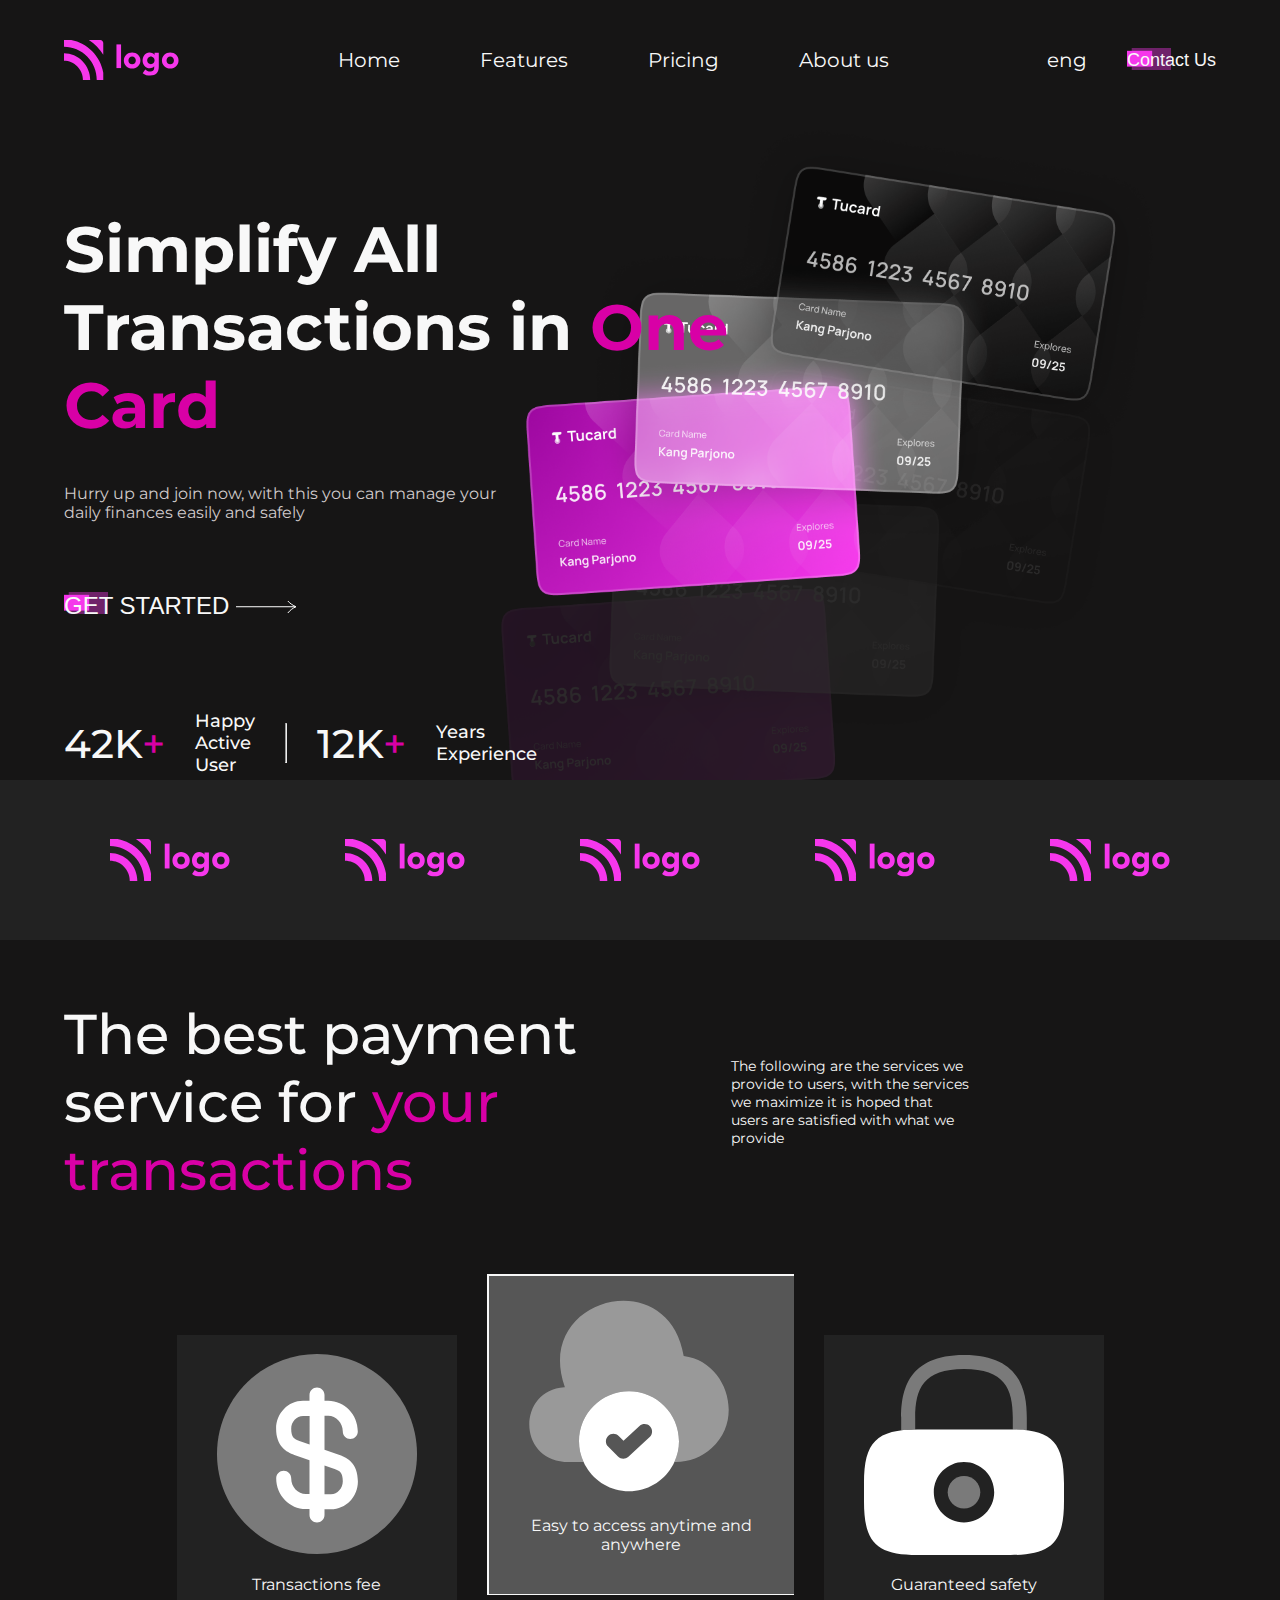
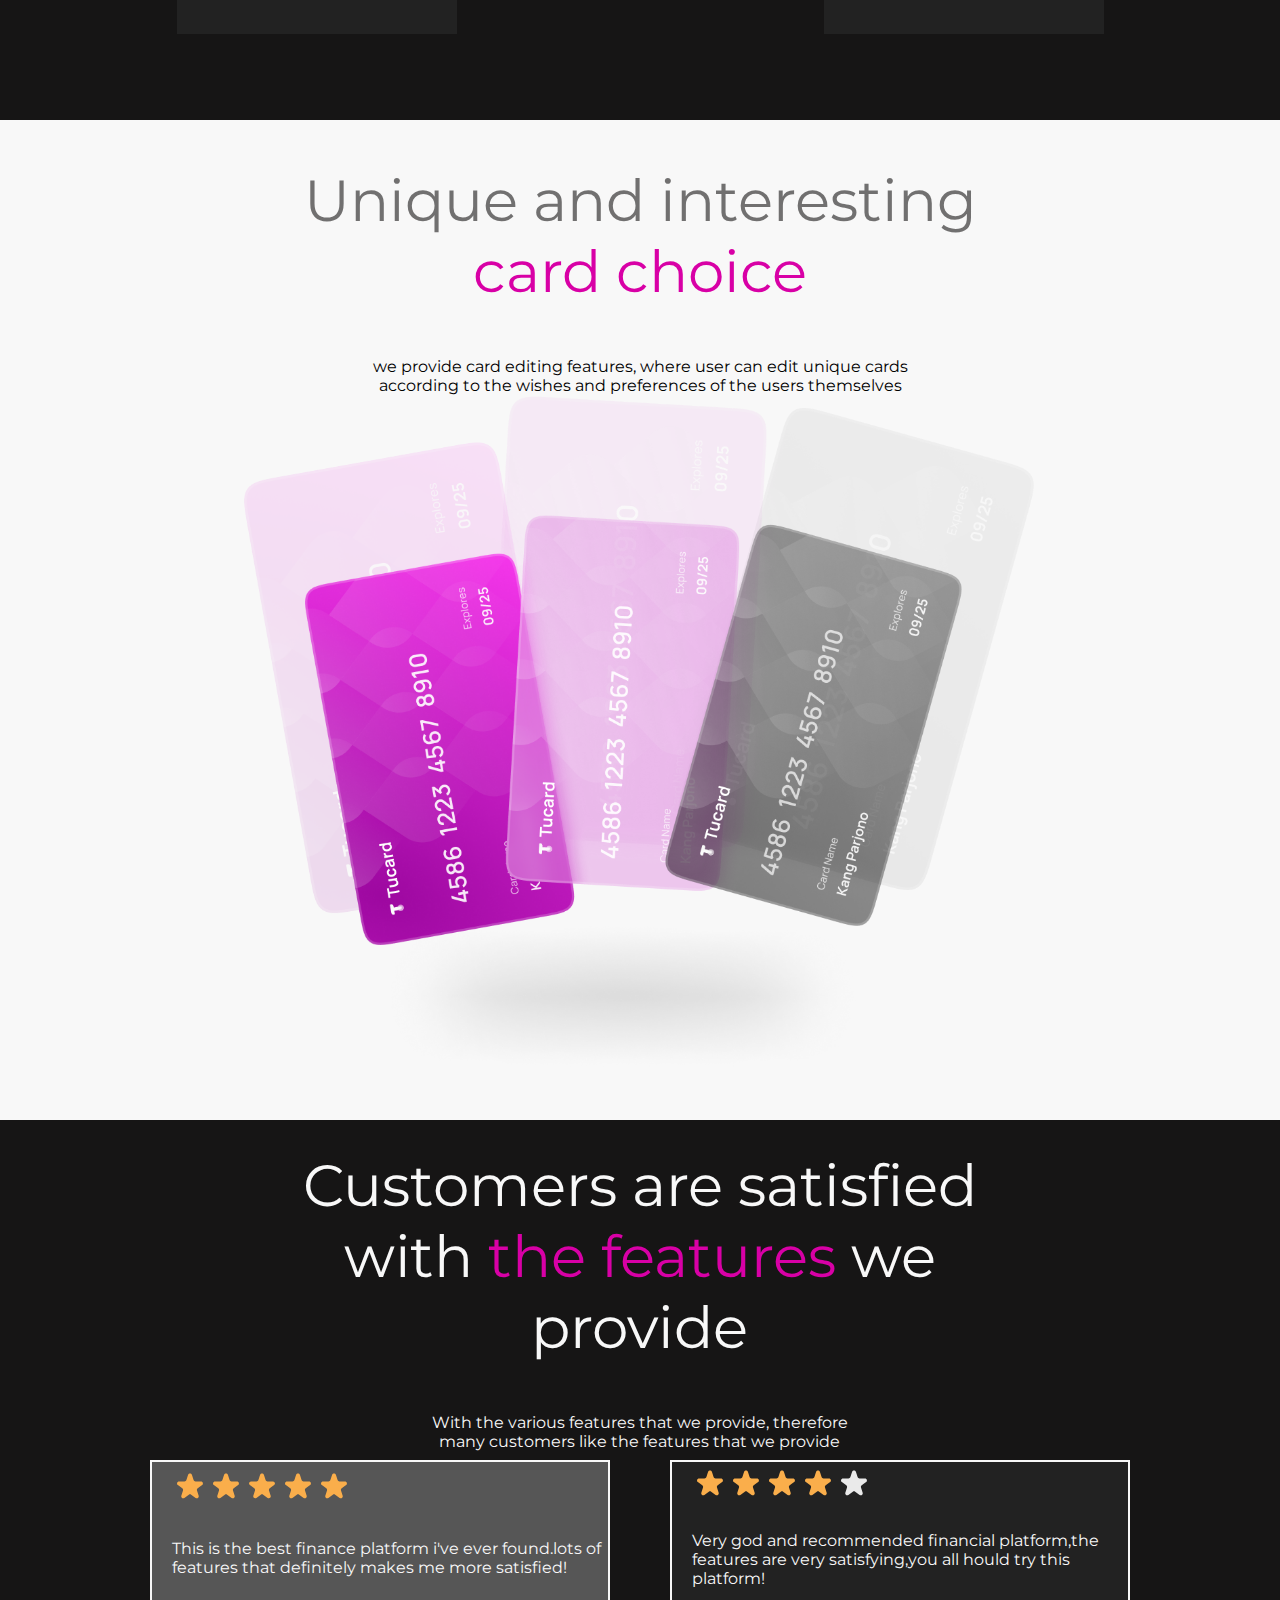
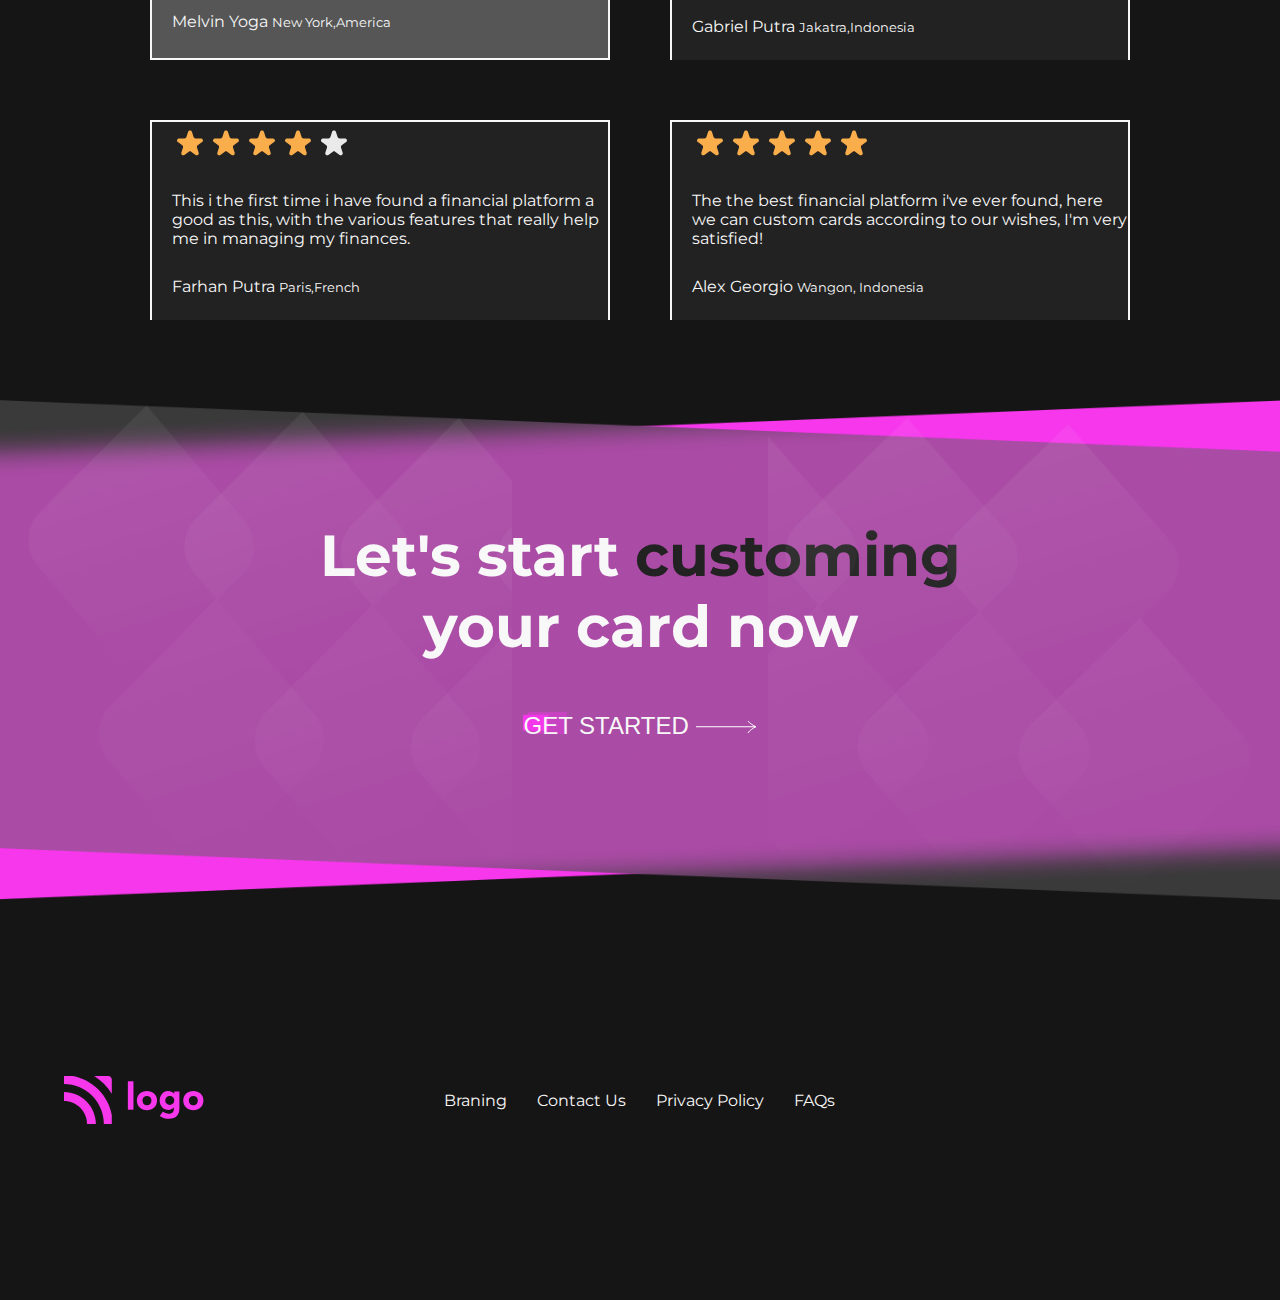
<file: Project/Project 7- Credit Card Landing Page/index.html>
<!DOCTYPE html>
<html lang="en">

<head>
    <meta charset="UTF-8">
    <meta http-equiv="X-UA-Compatible" content="IE=edge">
    <meta name="viewport" content="width=device-width, initial-scale=1.0">
    <title>Credit Card Landing Page</title>
    <link rel="stylesheet" href="./style.css">
    <link
        href="https://fonts.googleapis.com/css2?family=Montserrat:wght@400;700;900&family=Poppins:wght@100;200;300;400;500&family=Roboto:wght@300;400;500;700&display=swap"
        rel="stylesheet">
</head>

<body>
    <nav>
        <img src="./Assets/Icons/Logo.svg" alt="logo">
        <ul>
            <li>Home</li>
            <li>Features</li>
            <li>Pricing</li>
            <li>About us</li>
        </ul>
        <div>
            eng
            <button>Contact Us</button>
        </div>
    </nav>
    <!-- hero section -->
    <section id="hero-section">
        <div class="hero-section">
            <div class="left-section">
                <h1>Simplify All Transactions in <span>One Card</span></h1>
                <p>Hurry up and join now, with this you can manage your daily finances easily and safely</p>
                <button>GET STARTED  <img src="./Assets/Icons/RightArrow.svg" alt=""></button>
                <ul>
                    <li>42K<span>+</span></li>
                    <li>Happy Active User</li>
                    <hr>
                    <li>12K<span>+</span></li>
                    <li>Years Experience</li>
                </ul>
            </div>
            <div class="right-section">
                <img class="hero-bg" src="./Assets/Photos/backCards.png" alt="">
                <img src="./Assets/Photos/frontCards.png" alt="">
            </div>
        </div>
    </section>
    <section id="logo-section">
        <div class="logo-section">
            <img src="./Assets/Icons/Logo.svg" alt="logo">
            <img src="./Assets/Icons/Logo.svg" alt="logo">
            <img src="./Assets/Icons/Logo.svg" alt="logo">
            <img src="./Assets/Icons/Logo.svg" alt="logo">
            <img src="./Assets/Icons/Logo.svg" alt="logo">
        </div>
    </section>
    <section id="transaction-section">
        <div class="transaction-section">
            <div class="transaction-heading">
                <div><h1>The best payment service for <span>your transactions</span></h1></div>
                <div><p>The following are the services we provide to users, with the services we maximize it is hoped that users are satisfied with what we provide</p></div>
            </div>
            <div class="transaction-img">
                <div ><img src="./Assets/Icons/dollar-circle.svg" alt="">Transactions fee</div>
                <div><img src="./Assets/Icons/cloud-add.svg" alt=""><p>Easy to access anytime and anywhere</p></div>
                <div><img src="./Assets/Icons/lock.svg" alt="">Guaranteed safety</div>
            </div>
        </div>
    </section>
    <section id="card-choice-section">
        <div class="card-choice-section">
        <div class=""><h1>Unique and interesting <span>card choice</span></h1> </div>
        <div>
           <p>we provide card editing features, where user can edit unique cards according to the wishes and preferences of the users themselves </p>
            <img src="./Assets/Photos/VCards.png" alt="">
        </div>
    </div>
    </section>
    <section id="features-section">
        <div class="features">
        <div><h1>Customers are satisfied with <span>the features</span> we provide</h1></div>
        <div><p>With the various features that we provide, therefore many customers like the features that we provide</p></div>
    </div>
        <div class="features-star">
            <div class="star"><img src="./Assets/Icons/5stars.svg" alt="">
            <p>This is the best finance platform i've ever found.lots of features that definitely makes me more satisfied!</p>
        <p>Melvin Yoga <small>New York,America</small></p></div>
            <div class="star"><img src="./Assets/Icons/4stars.svg" alt="">
            <p>Very god and recommended financial platform,the features are very satisfying,you all hould try this platform!</p>
        <p>Gabriel Putra <small>Jakatra,Indonesia</small></p></div>
            <div class="star"><img src="./Assets/Icons/4stars.svg" alt="">
            <p>This i the first time i have found a financial platform a good as this, with the various features that really help me in managing my finances.</p>
        <p>Farhan Putra <small>Paris,French</small></p></div>
            <div class="star"><img src="./Assets/Icons/5stars.svg" alt="">
            <p>The the best financial platform i've ever found, here we can custom cards according to our wishes, I'm very satisfied!</p>
            <p>Alex Georgio <small>Wangon, Indonesia</small></p></div>
        </div>
    </section>

    <section id="customing-section">
        <div class="customing-bg">
            <img src="./Assets/Photos/Rectangle 6773.png" alt="">
            <img src="./Assets/Photos/Rectangle 6774.png" alt="">
            <img src="./Assets/Photos/Diamond-left.png" alt="">
            <img src="./Assets/Photos/Diamond-right.png" alt="">
        </div>
            <div class="customing-title">
            <h1>Let's start <span>customing</span> your card now</h1>
            <button>GET STARTED <img src="./Assets/Icons/RightArrow.svg" alt=""></button>
        </div>
    </section>
    <footer id="footer">
        <img src="./Assets/Icons/Logo.svg" alt="logo">
        <ul>
            <li>Braning</li>
            <li>Contact Us </li>
            <li>Privacy Policy</li>
            <li>FAQs</li>
        </ul>
    </footer>
</body>
</html>
</file>
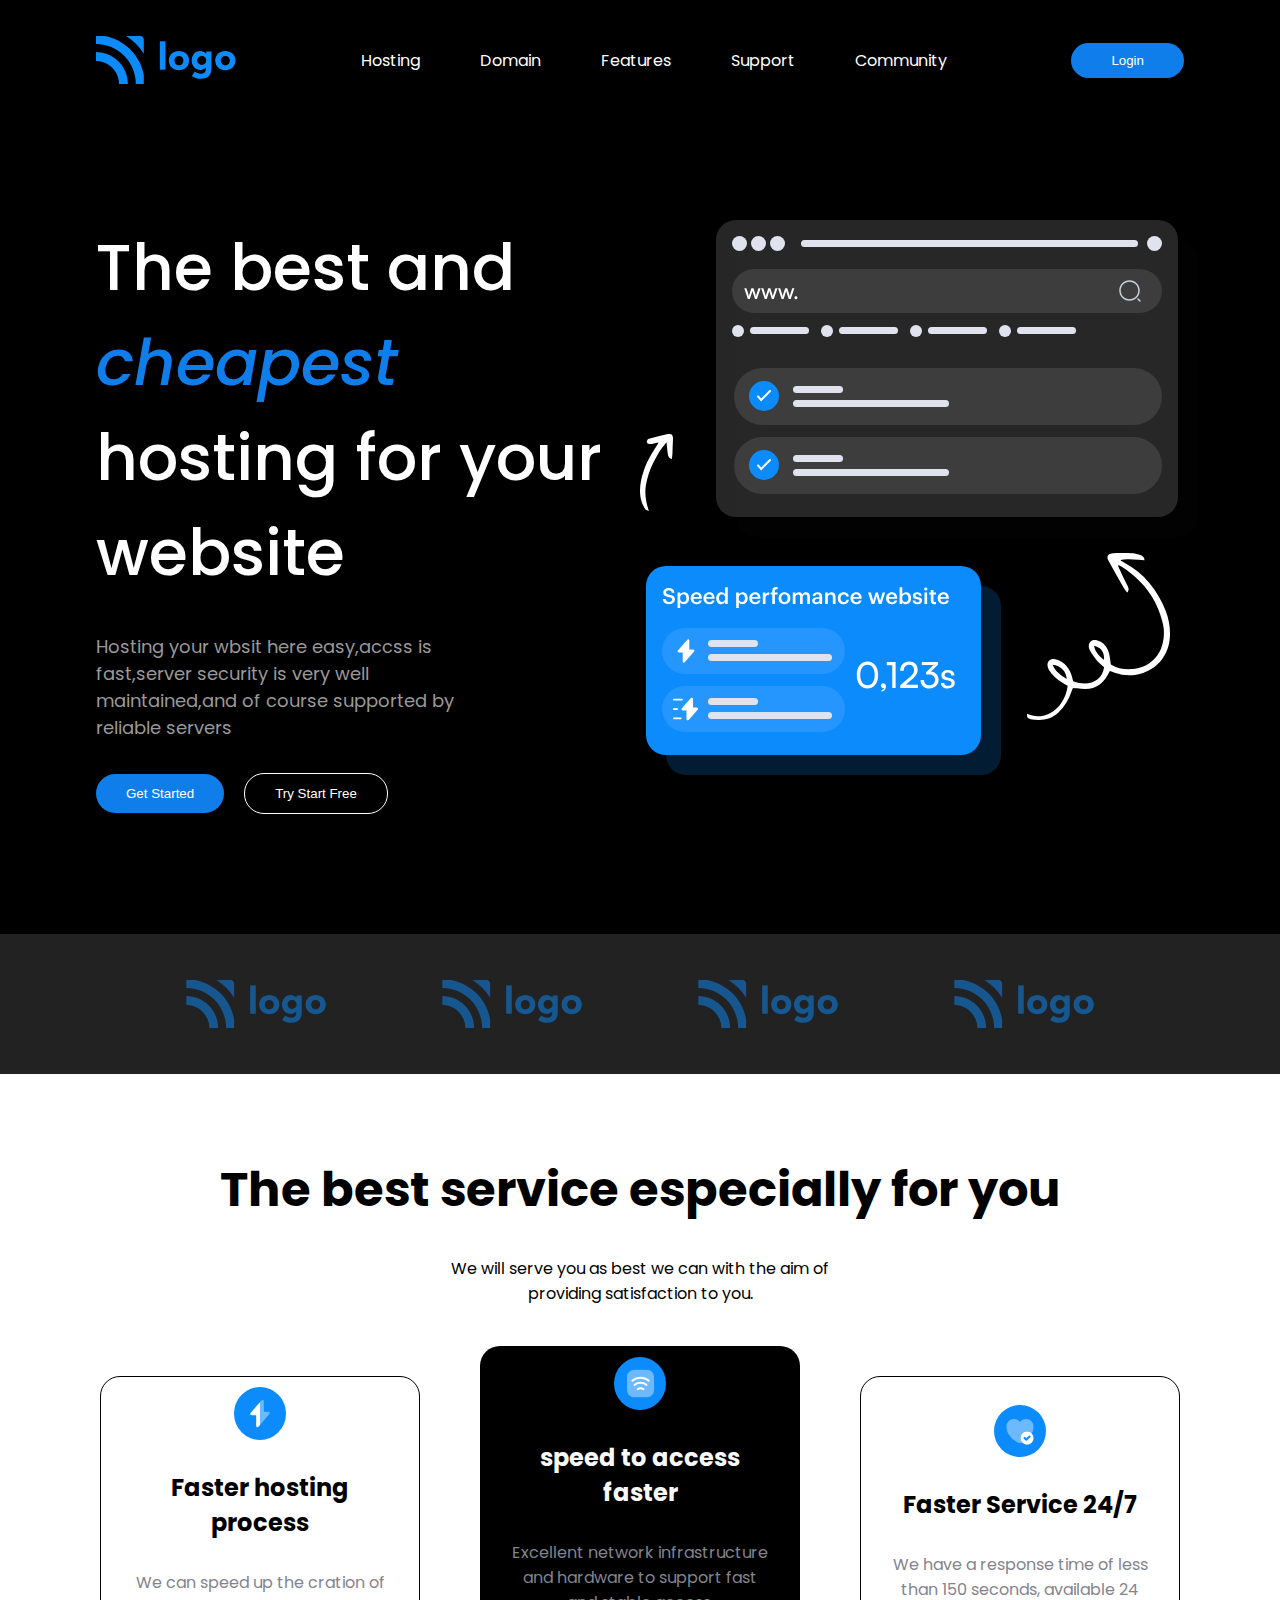
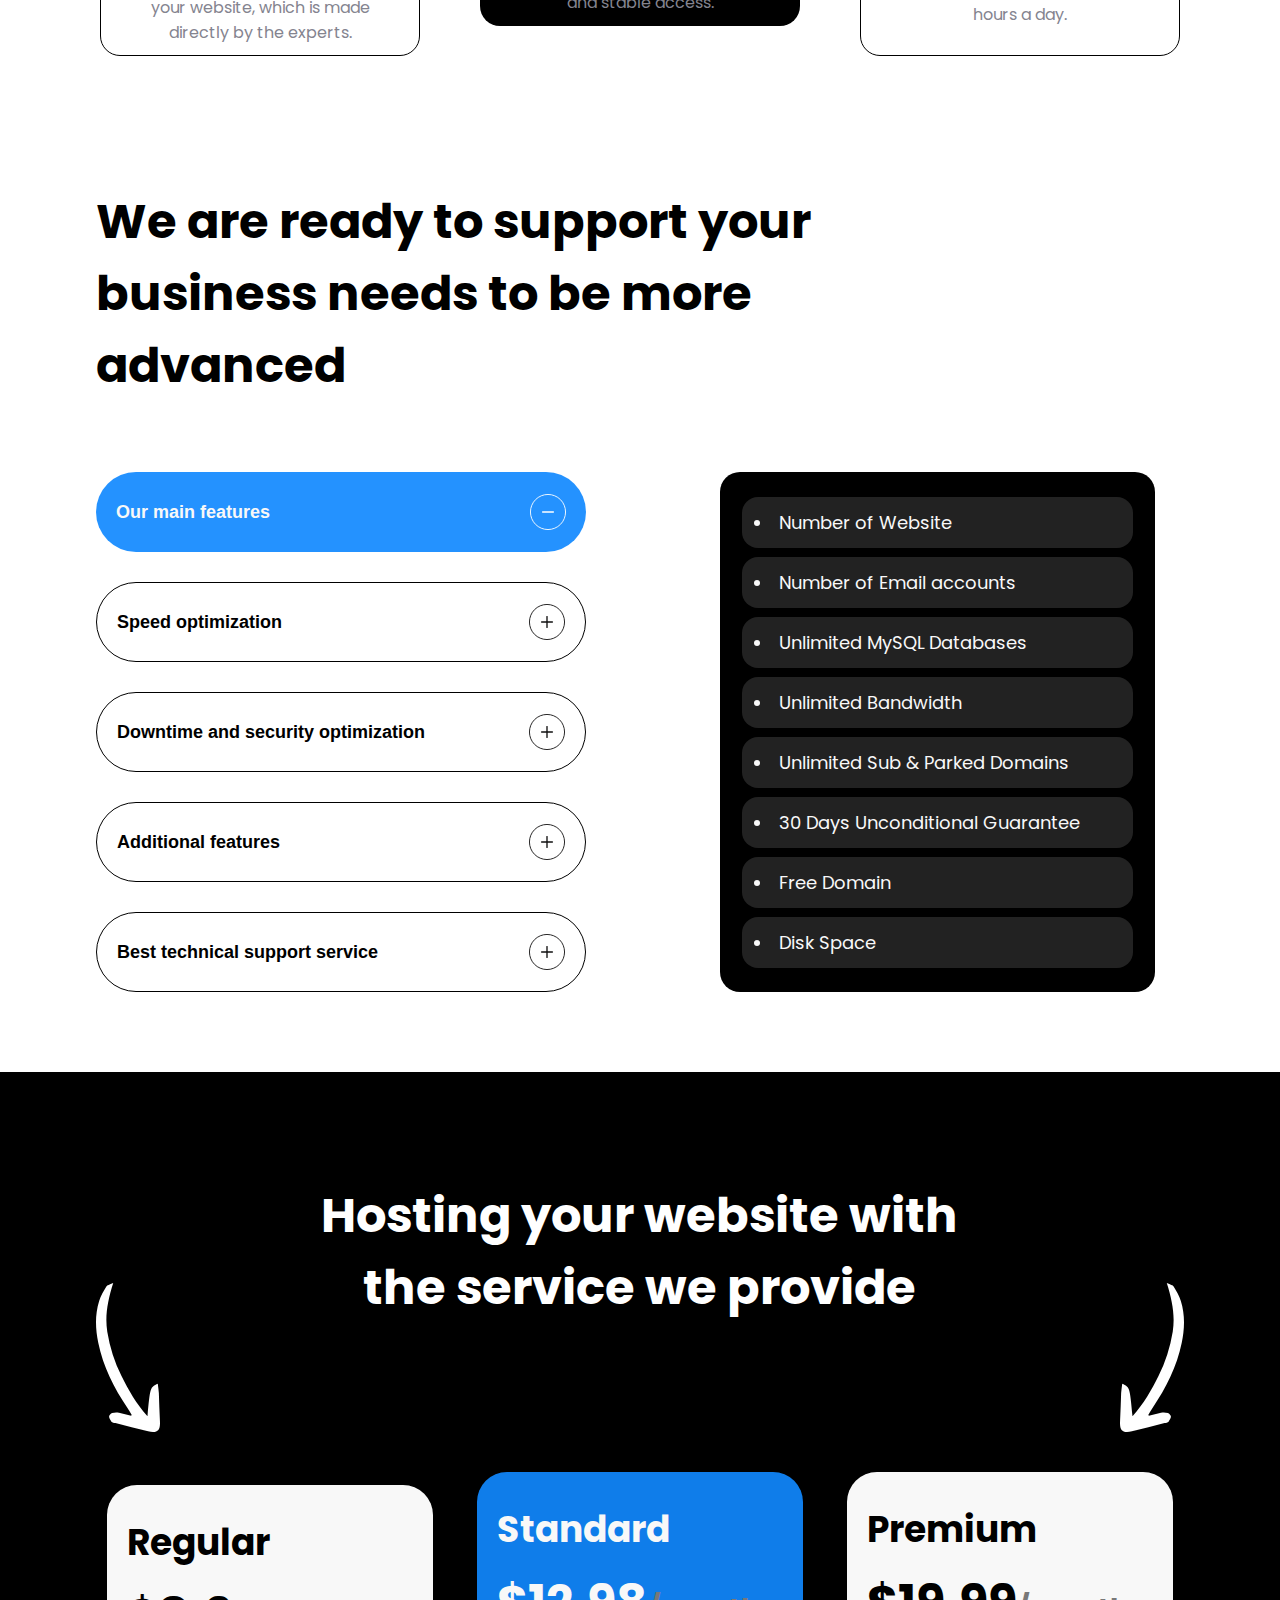
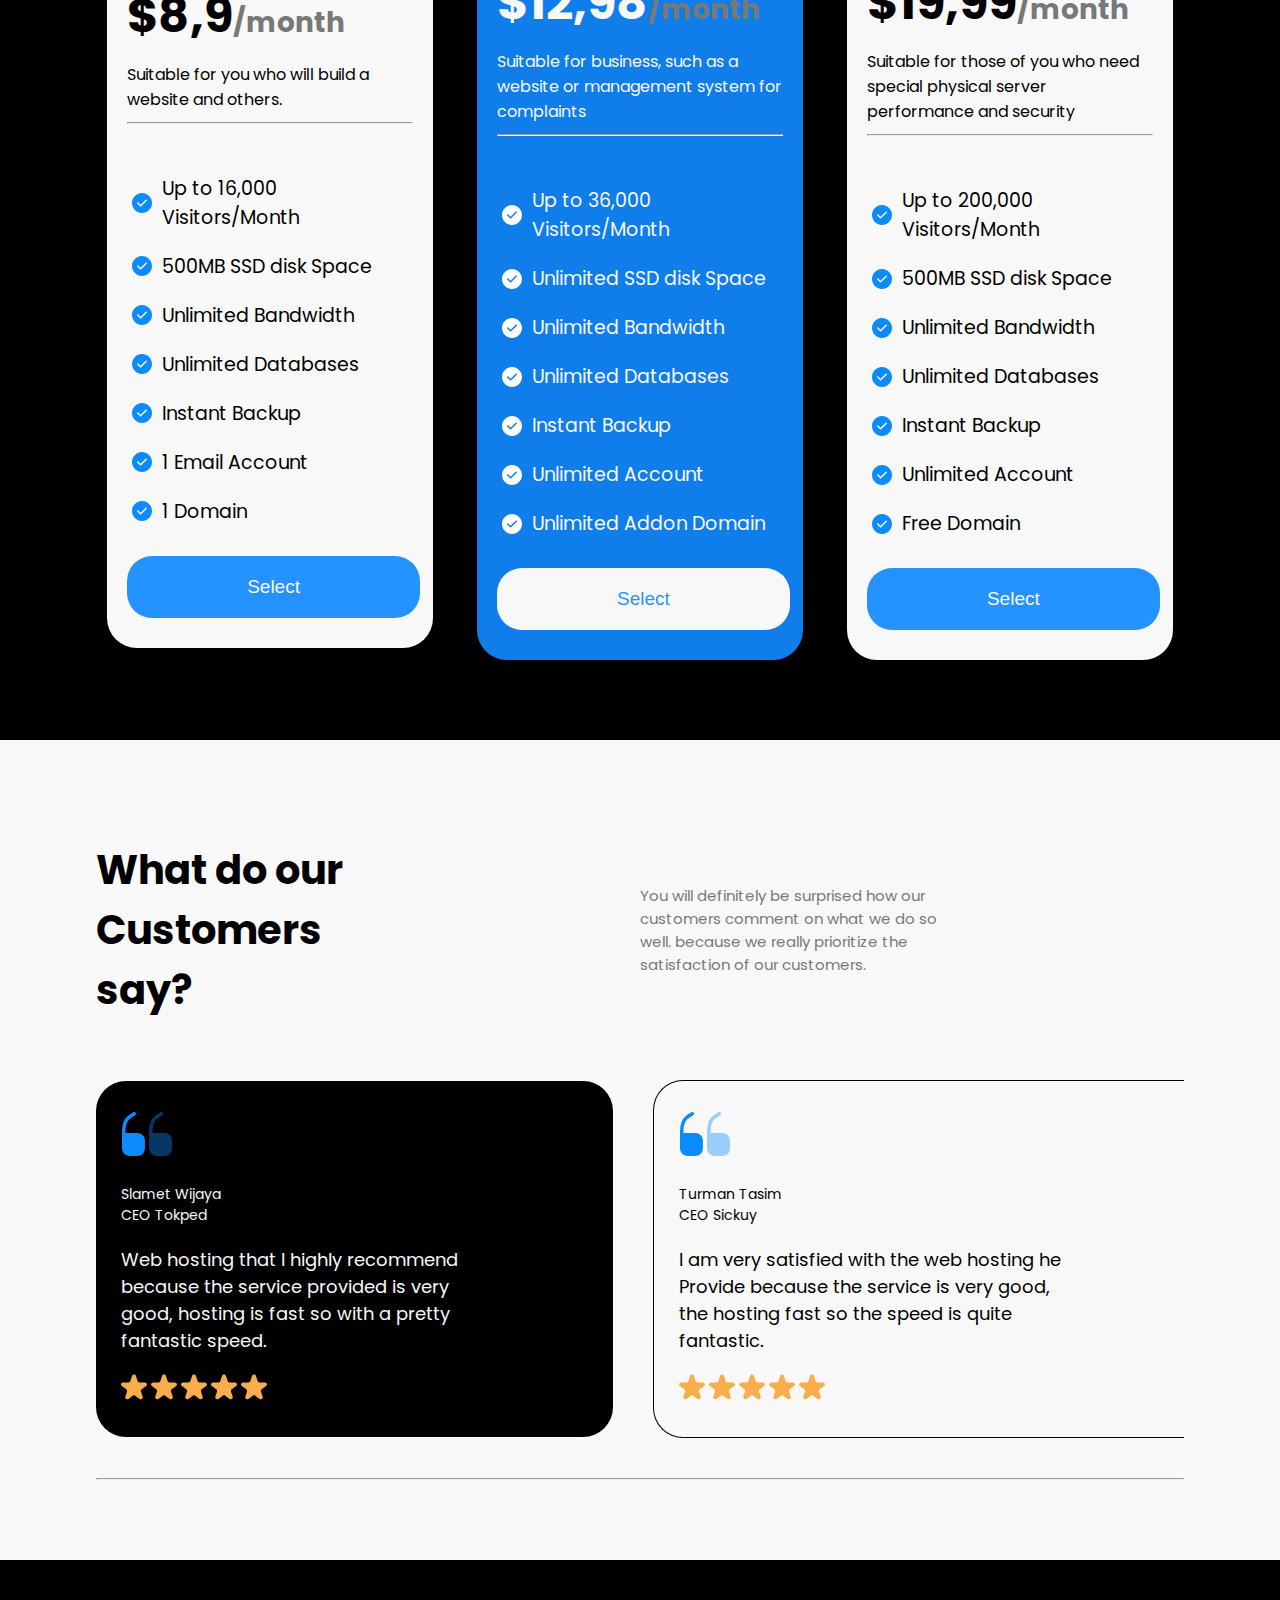
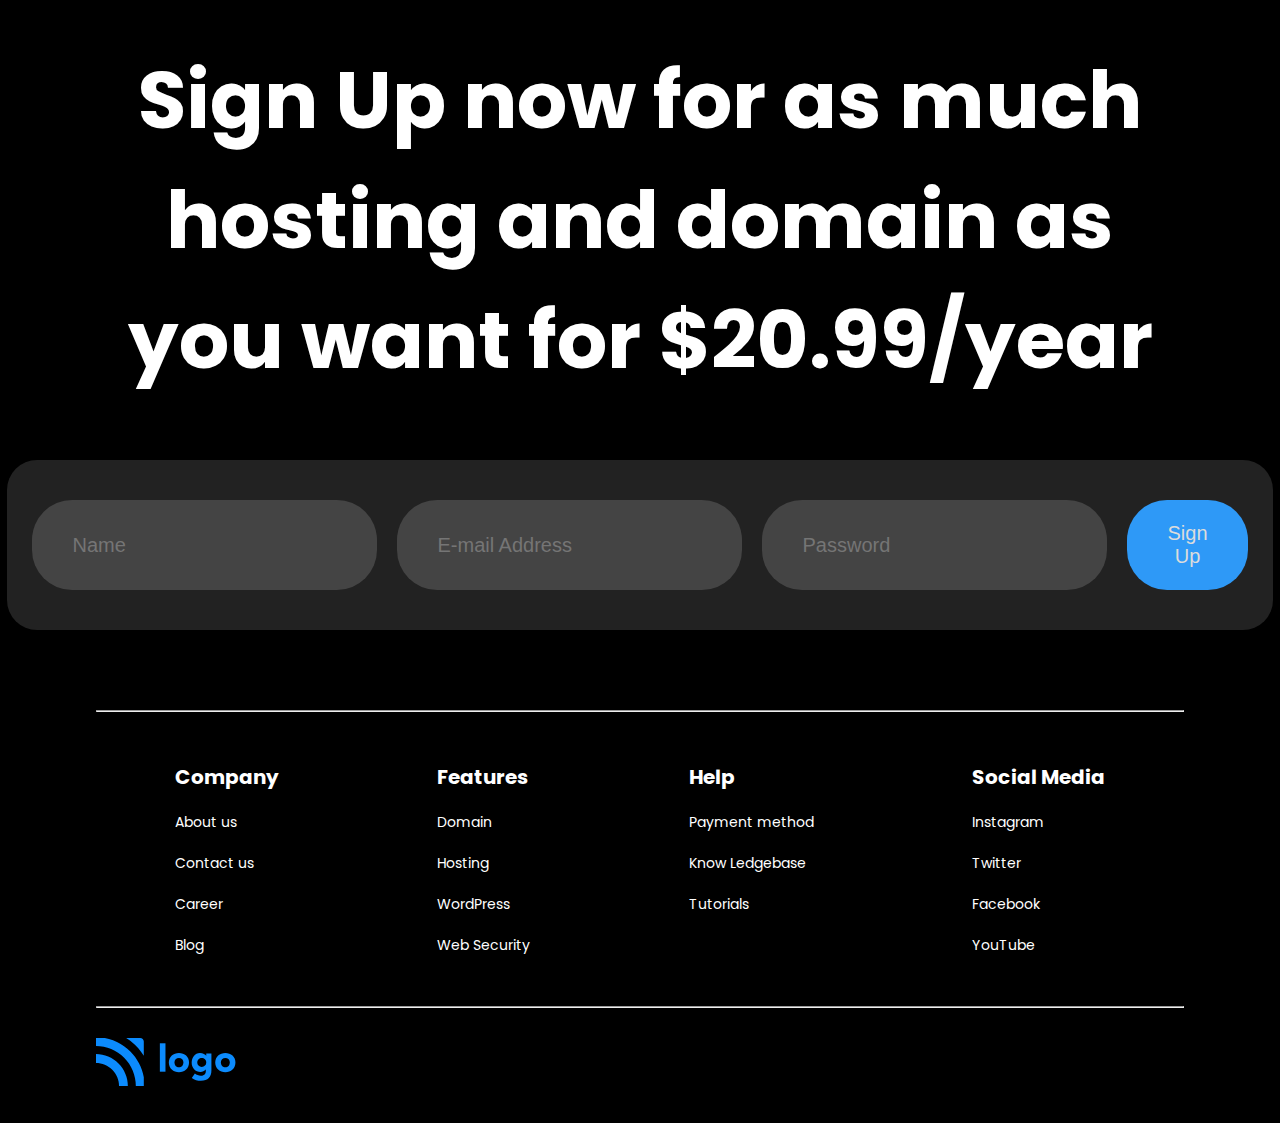
<file: Project/Project 8- Hosting Site Landing Page/index.html>
<!DOCTYPE html>
<html lang="en">

<head>
    <meta charset="UTF-8">
    <meta http-equiv="X-UA-Compatible" content="IE=edge">
    <meta name="viewport" content="width=device-width, initial-scale=1.0">
    <title>Hosting Site Landing Page</title>
    <link rel="stylesheet" href="./style.css">
</head>

<body>
    <!-- navbar -->
    <header>
        <nav>
            <img src="./assets/Logo.svg" alt="">
            <ul>
                <li>Hosting</li>
                <li>Domain</li>
                <li>Features</li>
                <li>Support</li>
                <li>Community</li>
            </ul>
            <button>Login</button>
        </nav>
    </header>
    <!-- top-hero section -->
    <section id="top-hero">
        <div class="hero-title">
            <h1>The best and <em>cheapest</em> hosting for your website</h1>
            <p>Hosting your wbsit here easy,accss is fast,server security is very well maintained,and of course
                supported by reliable servers</p>
            <div>
                <button class="btn btn-primary"> Get Started</button><button class="btn btn-secondary">Try Start
                    Free</button>
            </div>
        </div>
        <div>
            <img src="./assets/Illustrations/Group 238502.svg" alt="">
        </div>
    </section>
    <!-- logo-img section -->
    <section id="logo-img">
        <div>
            <img src="./assets/Logo-light.svg" alt="logo-img">
            <img src="./assets/Logo-light.svg" alt="logo-img">
            <img src="./assets/Logo-light.svg" alt="logo-img">
            <img src="./assets/Logo-light.svg" alt="logo-img">
        </div>
    </section>

    <!-- 2nd hero section -->

    <section id="hero-section-2">
        <div class="hero-section-2">
            <div class="hero-section-2-title">
                <h1>The best service especially for you</h1>
                <p>We will serve you as best we can with the aim of providing satisfaction to you.</p>
            </div>
            <div class="hero-section-2-img">
                <div><img src="./assets/Icons/fast.svg" alt="">
                    <h2>Faster hosting process</h2>
                    <p>We can speed up the cration of your website, which is made directly by the experts.</p>
                </div>
                <div><img src="./assets/Icons/signal.svg" alt="">
                    <h2>speed to access faster</h2>
                    <p>Excellent network infrastructure and hardware to support fast and stable access.</p>
                </div>
                <div><img src="./assets/Icons/heart.svg" alt="">
                    <h2>Faster Service 24/7</h2>
                    <p>We have a response time of less than 150 seconds, available 24 hours a day.</p>
                </div>
            </div>
            <div class="hero2-title2">
                <h1>We are ready to support your business needs to be more advanced</h1>
            </div>
            <div class="hero2-last">
                <div class="hero2-last-left">
                    <button class="btn-primary">Our main features <img src="./assets/Icons/Group 238511.svg" alt=""></button>
                    <button class="btn-secondary">Speed optimization <img src="./assets/Icons/Group 238512.svg" alt=""></button>
                    <button class="btn-secondary">Downtime and security optimization <img src="./assets/Icons/Group 238512.svg" alt=""></button>
                    <button class="btn-secondary">Additional features <img src="./assets/Icons/Group 238512.svg" alt=""></button>
                    <button class="btn-secondary">Best technical support service <img src="./assets/Icons/Group 238512.svg" alt=""></button>
                </div>
                <ul class="hero2-last-right">
                    <li>Number of Website </li>
                    <li>Number of Email accounts</li>
                    <li>Unlimited MySQL Databases</li>
                    <li>Unlimited Bandwidth</li>
                    <li>Unlimited Sub & Parked Domains</li>
                    <li>30 Days Unconditional Guarantee</li>
                    <li>Free Domain</li>
                    <li>Disk Space</li>
                </ul>
            </div>
        </div>
    </section>
    <!-- price section -->

    <section id="price-section">
        <div class="price-top">
            <img src="./assets/Icons/arrow-left.svg" alt="">
            <h1>Hosting your website with the service we provide</h1>
            <img src="./assets/Icons/arrow-right.svg" alt="">
        </div>
        <div class="price-bottom">
            <div class="price-left">
                <div>
                    <h2>Regular</h2>
                    <h1>$8,9<span>/month</span></h1>  
                    <p>Suitable for you who will build a website and others.</p>
                    <hr>
                </div>
                <ul>
                    <li><img src="./assets/Icons/blue-tick.svg" alt=""> Up to 16,000 Visitors/Month</li>
                    <li><img src="./assets/Icons/blue-tick.svg" alt=""> 500MB SSD disk Space</li>
                    <li><img src="./assets/Icons/blue-tick.svg" alt=""> Unlimited Bandwidth</li>
                    <li><img src="./assets/Icons/blue-tick.svg" alt=""> Unlimited Databases</li>
                    <li><img src="./assets/Icons/blue-tick.svg" alt=""> Instant Backup</li>
                    <li><img src="./assets/Icons/blue-tick.svg" alt=""> 1 Email Account</li>
                    <li><img src="./assets/Icons/blue-tick.svg" alt=""> 1 Domain</li>
                </ul>
                <button class="btn-primary">
                    Select
                </button>
            </div>
            <div class="price-mid">
                <div>
                    <h2>Standard</h2>
                    <h1>$12,98<span>/month</span></h1>  
                    <p>Suitable for business,  such as a website or management system for complaints</p>
                    <hr>
                </div>
                <ul>
                    <li><img src="./assets/Icons/white-tick.svg" alt=""> Up to 36,000 Visitors/Month</li>
                    <li><img src="./assets/Icons/white-tick.svg" alt=""> Unlimited SSD disk Space</li>
                    <li><img src="./assets/Icons/white-tick.svg" alt=""> Unlimited Bandwidth</li>
                    <li><img src="./assets/Icons/white-tick.svg" alt=""> Unlimited Databases</li>
                    <li><img src="./assets/Icons/white-tick.svg" alt=""> Instant Backup</li>
                    <li><img src="./assets/Icons/white-tick.svg" alt=""> Unlimited Account</li>
                    <li><img src="./assets/Icons/white-tick.svg" alt=""> Unlimited Addon Domain</li>
                </ul>
                <button class="btn-primary">
                    Select
                </button>
            </div>
            <div class="price-right">
                <div>
                    <h2>Premium</h2>
                    <h1>$19,99<span>/month</span></h1>  
                    <p>Suitable for those of you who need special physical server performance and security</p>
                    <hr>
                </div>
                <ul>
                    <li><img src="./assets/Icons/blue-tick.svg" alt=""> Up to 200,000 Visitors/Month</li>
                    <li><img src="./assets/Icons/blue-tick.svg" alt=""> 500MB SSD disk Space</li>
                    <li><img src="./assets/Icons/blue-tick.svg" alt=""> Unlimited Bandwidth</li>
                    <li><img src="./assets/Icons/blue-tick.svg" alt=""> Unlimited Databases</li>
                    <li><img src="./assets/Icons/blue-tick.svg" alt=""> Instant Backup</li>
                    <li><img src="./assets/Icons/blue-tick.svg" alt=""> Unlimited Account</li>
                    <li><img src="./assets/Icons/blue-tick.svg" alt=""> Free Domain</li>
                </ul>
                <button class="btn-primary">
                    Select
                </button>
            </div>
        </div>
    </section>

    <!-- customer review section -->

    <section id="review-section">
        <div class="review-heading">
              <div class="review-title"><h1>What do our Customers say?</h1>
                </div>
                <div class="review-description">
                <p>You will definitely be surprised how our customers comment on what we
                    do so well. because we really prioritize the satisfaction of our customers.
                </p>
                </div>
        </div>
        <div class="reviews">
            <div class="review-box box-1">
                <div>
                    <img src="./assets/Icons/Vector.svg" alt="">
                    <img src="./assets/Icons/Vector-1.svg" alt="">
                </div>
                <div class="customer-details">
                    <p>Slamet Wijaya</p>
                    <p>CEO Tokped</p>
                </div>
                <p>Web hosting that I highly recommend because the service provided is very good,
                    hosting is fast so with a pretty fantastic speed.
                </p>
                <div>
                    <img src="./assets/Icons/Star.svg" alt="">
                    <img src="./assets/Icons/Star.svg" alt="">
                    <img src="./assets/Icons/Star.svg" alt="">
                    <img src="./assets/Icons/Star.svg" alt="">
                    <img src="./assets/Icons/Star.svg" alt="">
                </div>
            </div>
            <div class="review-box box-2">
                <div>
                    <img src="./assets/Icons/Vector.svg" alt="">
                    <img src="./assets/Icons/Vector-1.svg" alt="">
                </div>
                <div class="customer-details">
                    <p>Turman Tasim</p>
                    <p>CEO Sickuy</p>
                </div>
                <p>I am very satisfied with the web hosting he Provide because the service
                     is very good, the hosting fast so the speed is quite fantastic.</p>
                <div>
                    <img src="./assets/Icons/Star.svg" alt="">
                    <img src="./assets/Icons/Star.svg" alt="">
                    <img src="./assets/Icons/Star.svg" alt="">
                    <img src="./assets/Icons/Star.svg" alt="">
                    <img src="./assets/Icons/Star.svg" alt="">
                </div>
            </div>
        </div>
        <hr>
    </section>
    <!-- signup section -->
    <section id="signup-section">
            <div class="signup-title">
                <h1>Sign Up now for as much hosting and domain as you want for $20.99/year</h1>
            </div>
            <div class="signup-register">
                <input class="signup-input" type="text" id="" placeholder="Name">
                <input class="signup-input" type="email" id="" placeholder="E-mail Address">
                <input class="signup-input" type="password" id="" placeholder="Password">
                <button class="signup-btn">Sign Up</button>
            </div>
        </section>
    <!-- footer section -->
         <hr class="prev-footer">
        <footer>
            <div>
                <ul>
                    <li>Company</li>
                    <li>About us</li>
                    <li>Contact us</li>
                    <li>Career</li>
                    <li>Blog</li>
                </ul>
            <ul>
                <li>Features</li>
                <li>Domain</li>
                <li>Hosting</li>
                <li>WordPress</li>
                <li>Web Security</li>
            </ul>
            <ul>
                <li>Help</li>
                <li>Payment method</li>
                <li>Know Ledgebase</li>
                <li>Tutorials</li>
            </ul>
            <ul>
                <li>Social Media</li>
                <li>Instagram</li>
                <li>Twitter</li>
                <li>Facebook</li>
                <li>YouTube</li>
            </ul>
        </div>
        </footer>
        <hr class="after-footer">
        <div class="last-logo">
            <img src="./assets/Logo.svg" alt="">
        </div>  
</body>
</html>
</file>
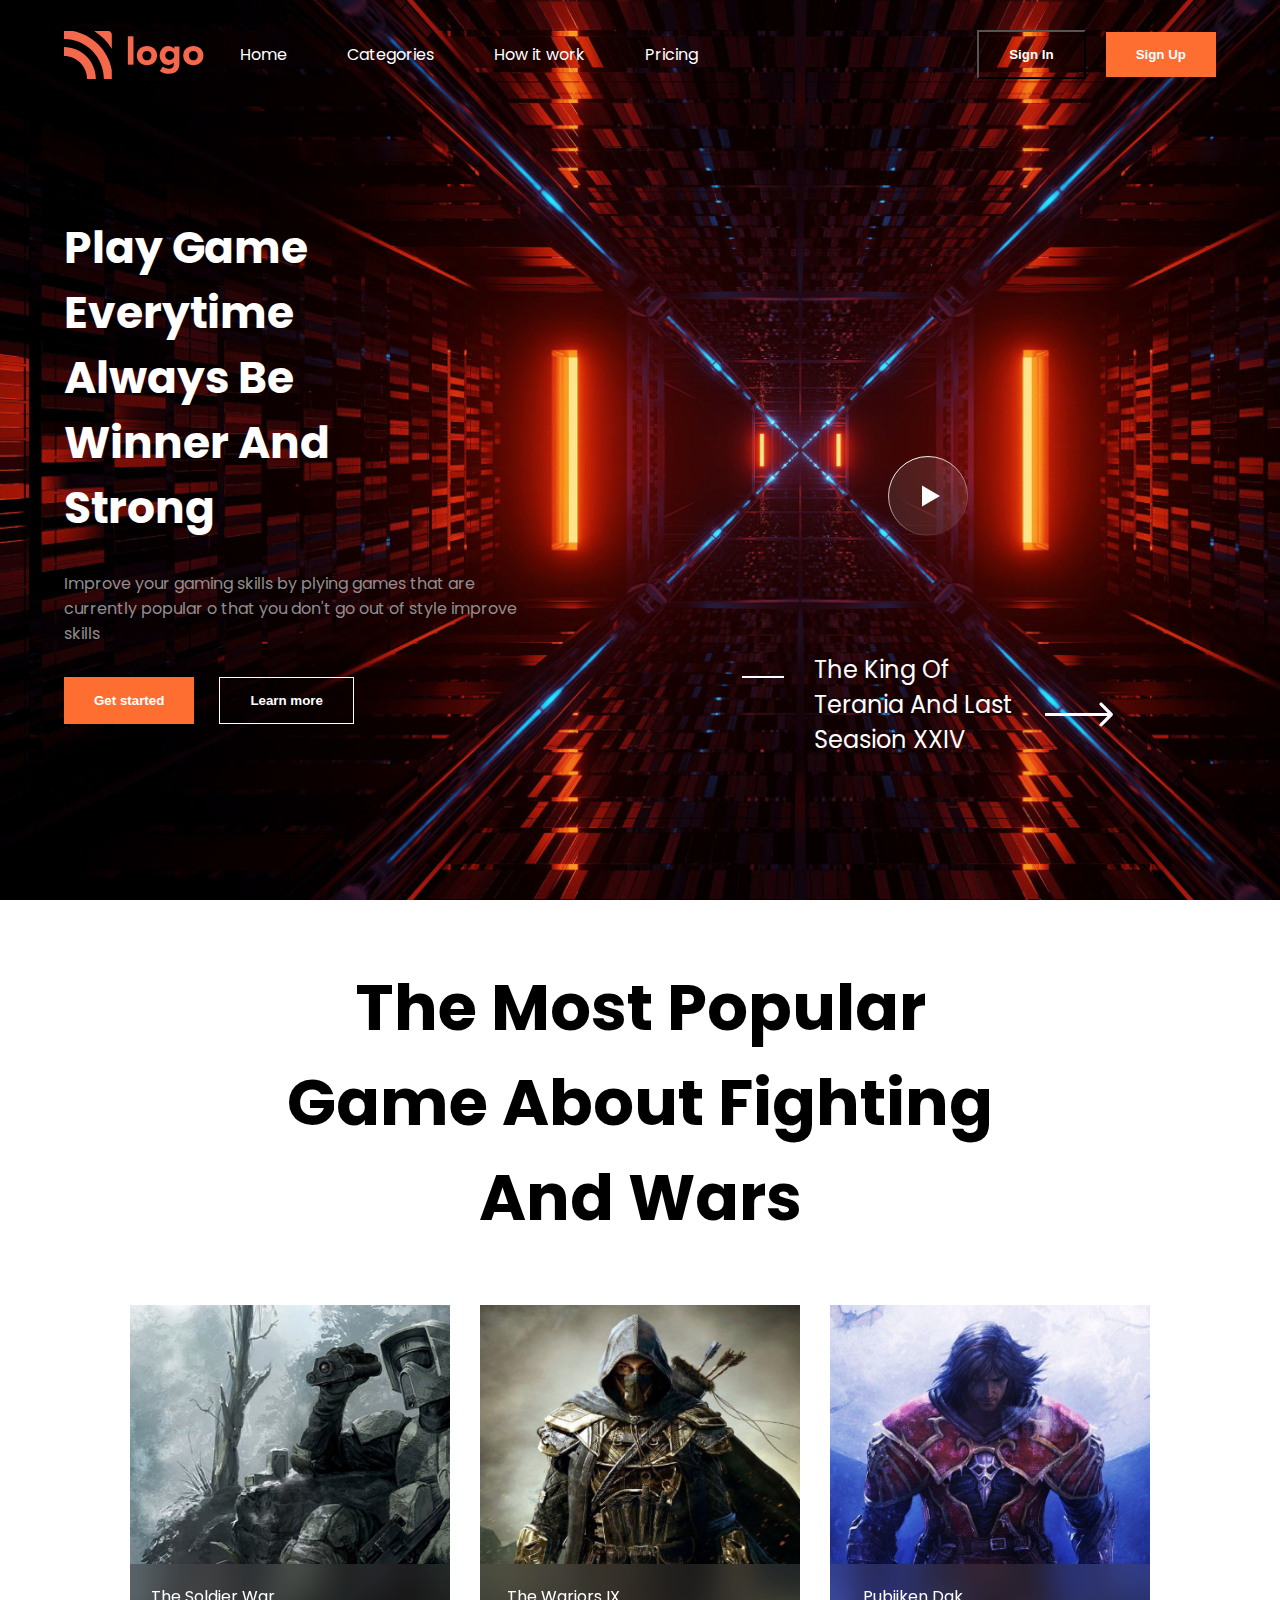
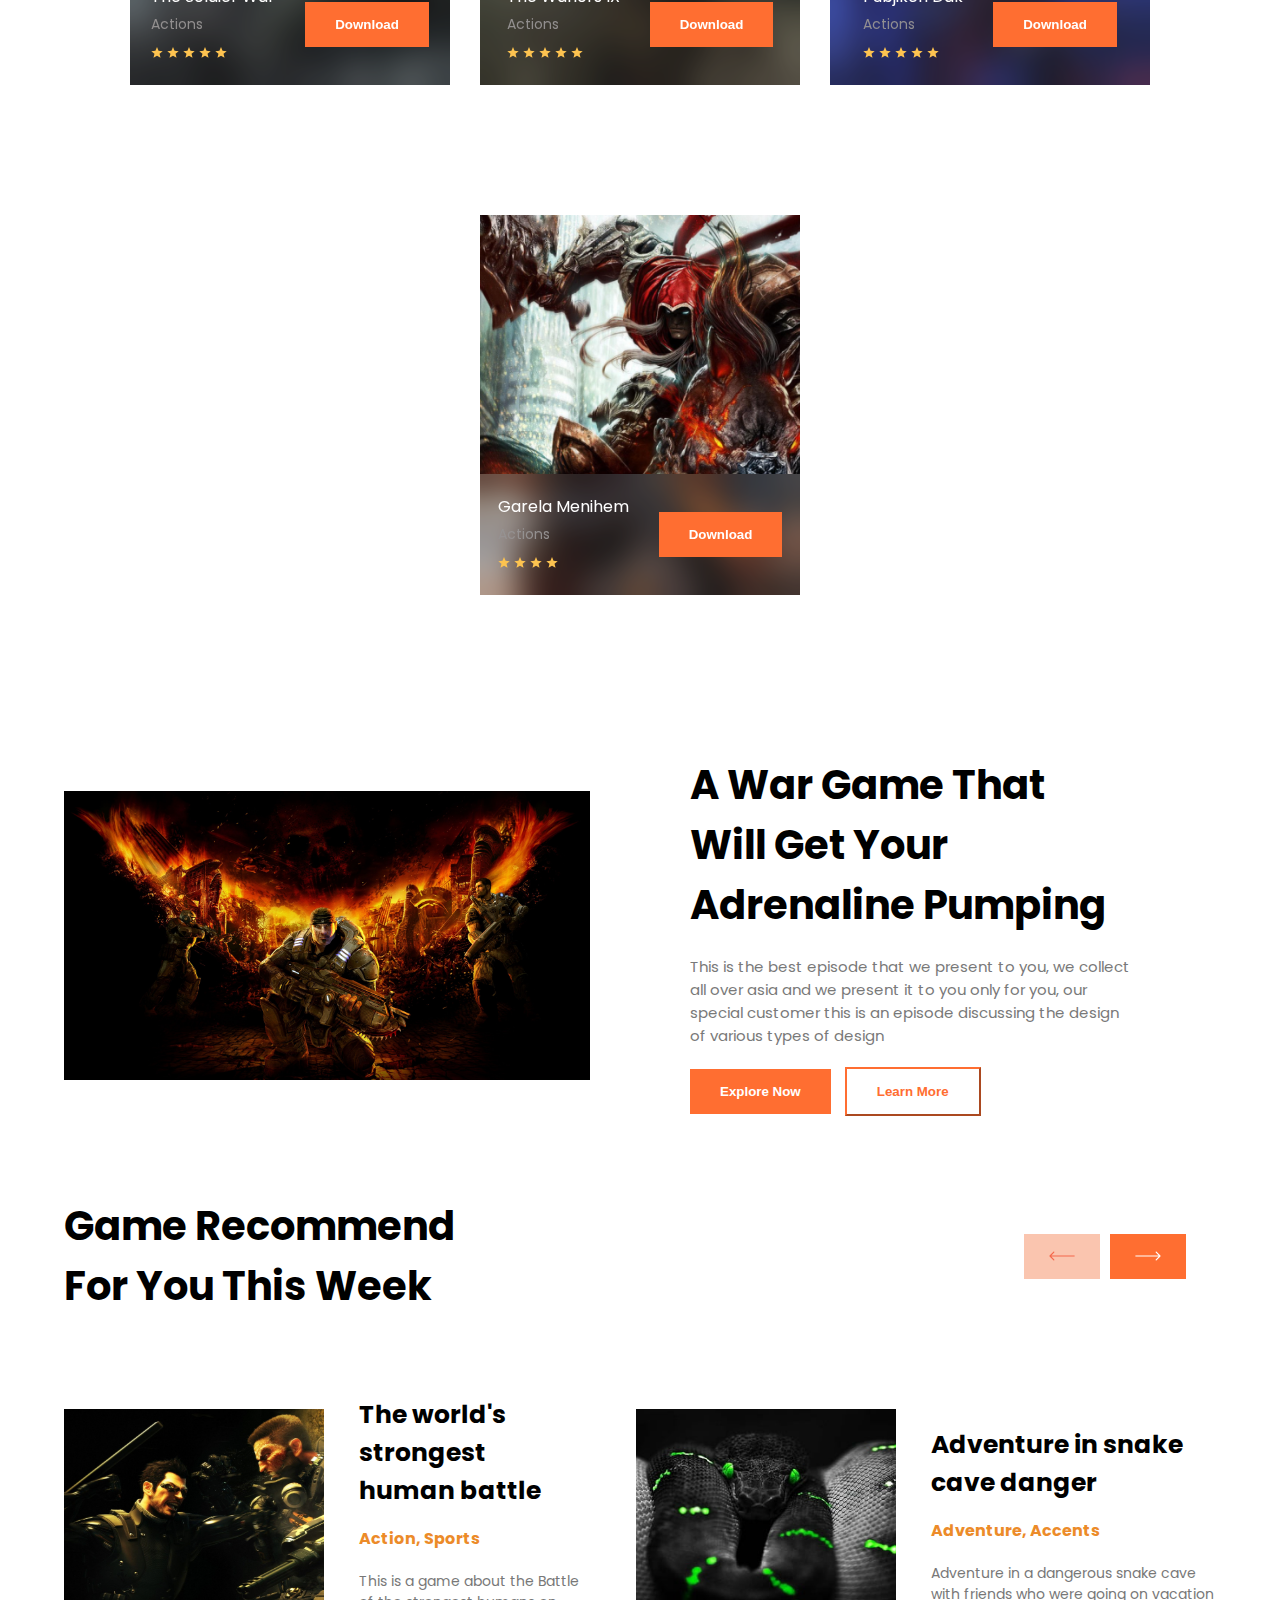
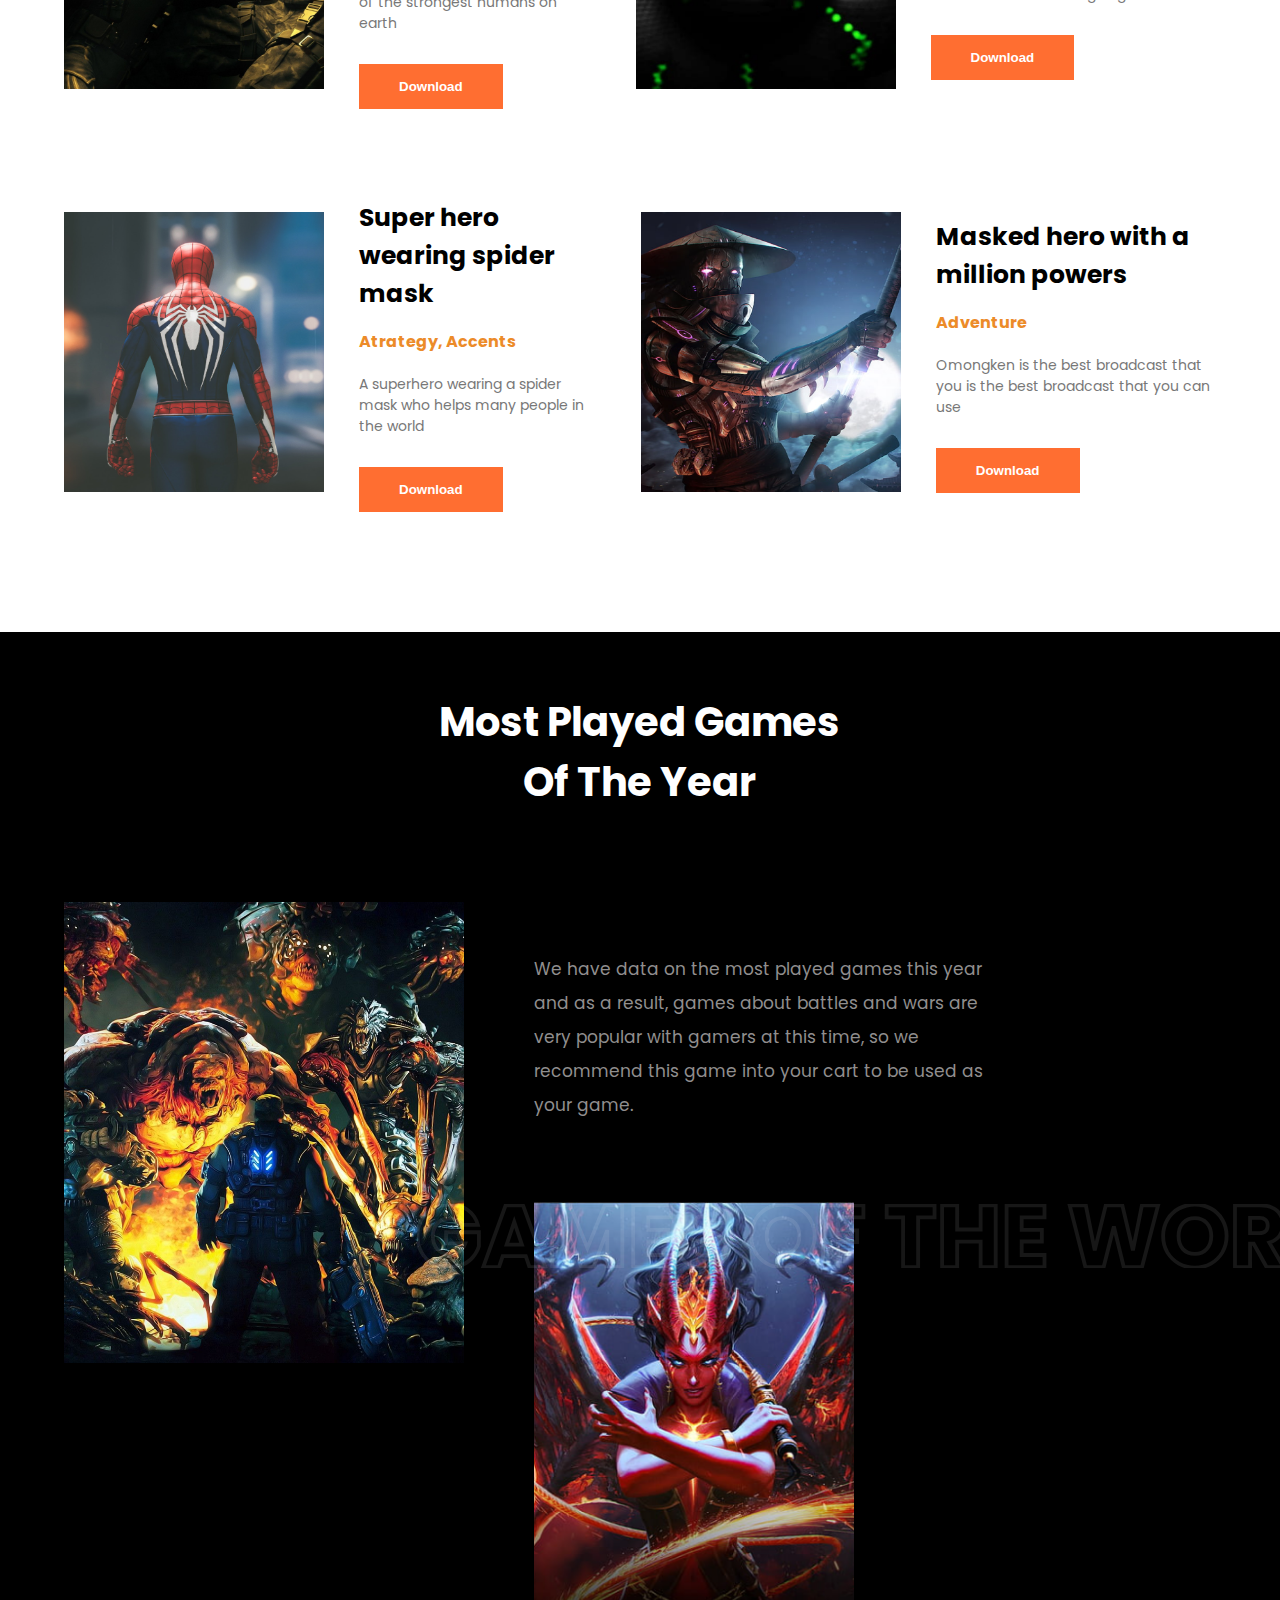
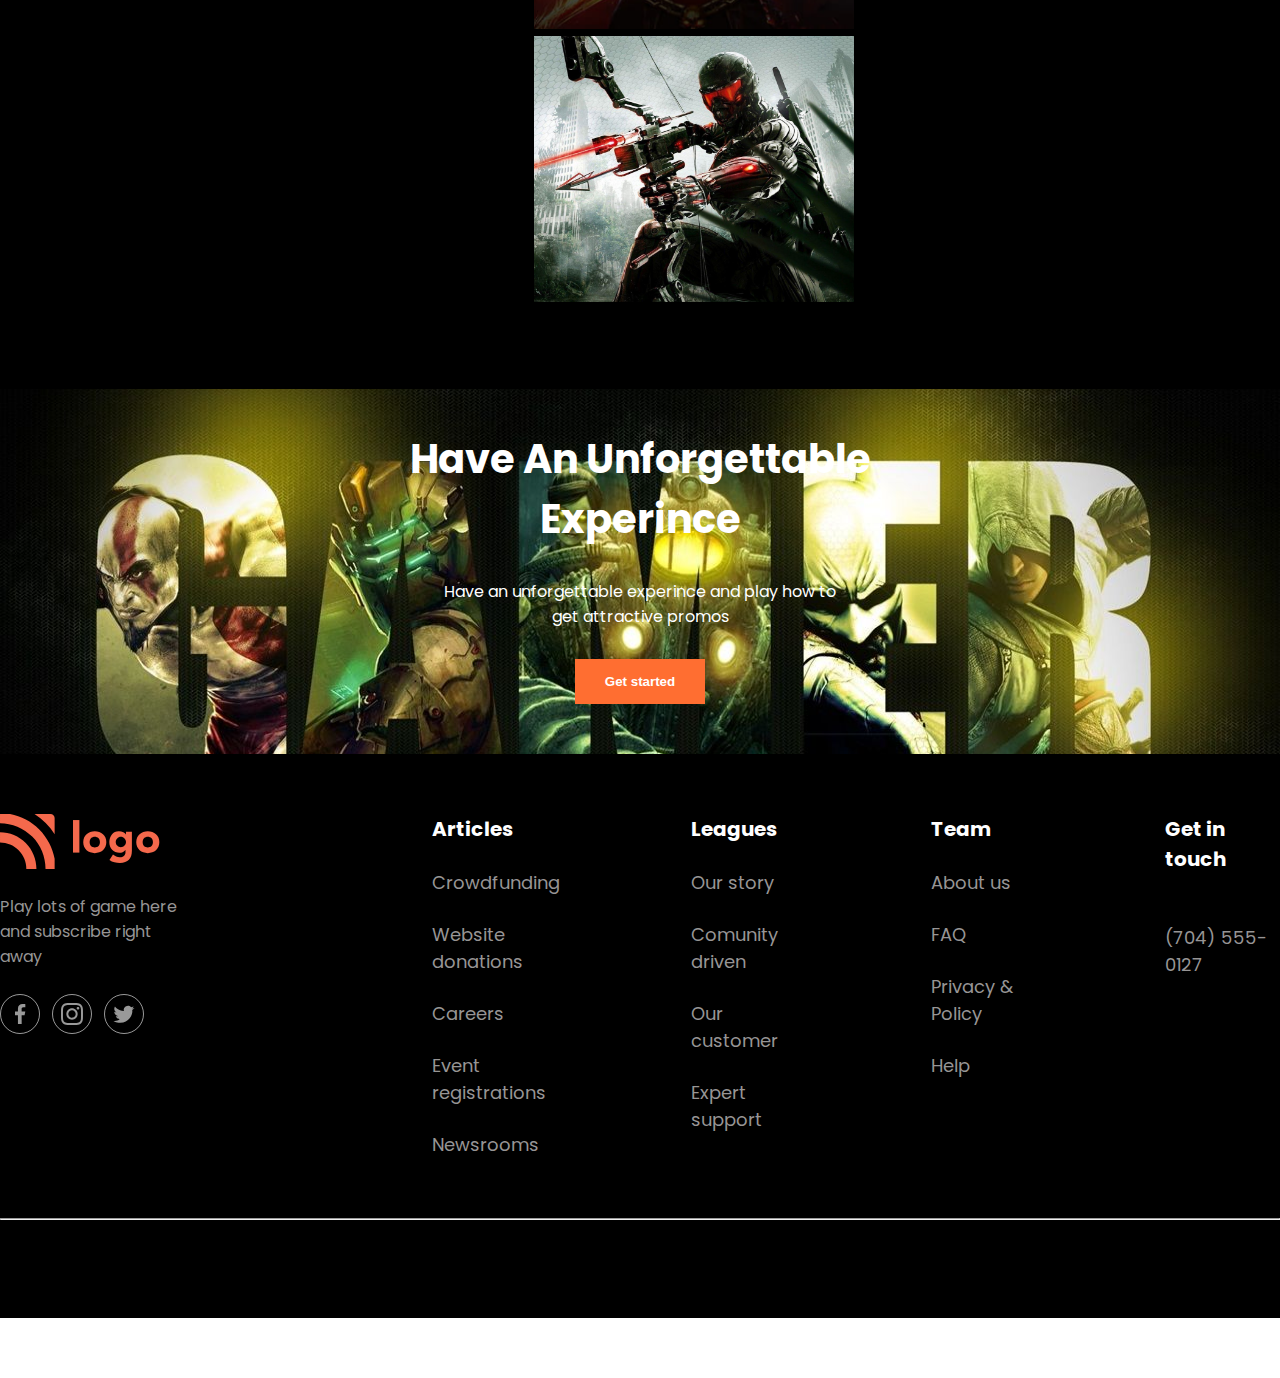
<file: Project/Project 9- Gaming Landing Page/index.html>
<!DOCTYPE html>
<html lang="en">
<head>
    <meta charset="UTF-8">
    <meta http-equiv="X-UA-Compatible" content="IE=edge">
    <meta name="viewport" content="width=device-width, initial-scale=1.0">
    <title>Gaming Landing Page</title>
    <link rel="stylesheet" href="./style.css">
</head>
<body>
    <section class="hero-section-one">
    <nav>
        <div>
        <img src="./Assets/Icons/Logo.svg" alt="">
        <ul>
            <li>Home</li>
            <li>Categories</li>
            <li>How it work</li>
            <li>Pricing</li>
        </ul>
    </div>
        <div>
            <button class="btn secondary-btn">Sign In</button>
            <button class="btn primary-btn">Sign Up</button>
        </div>
    </nav>
    <div class="hero-heading">
        <div class="hero-left"><h1>Play Game Everytime Always Be Winner And Strong</h1>
        <p>Improve your gaming skills by plying games that are currently popular o that you don't go out of style improve skills</p>
    <div class="left-btn">
        <button class="btn primary-btn">Get started</button><button class="btn secondary-btn">Learn more</button>
    </div></div>
        <div class="hero-right">
            <img src="./Assets/Icons/playButton.svg">
            <div class="hero-right-down">
                <img src="./Assets/Icons/dash.svg" alt="">
                <p>The King Of Terania And Last Seasion XXIV</p>
               <div><img src="./Assets/Icons/nextArrow.svg" alt=""></div>
            </div>
        </div>
    </div>
</section>
<!-- most-popular games -->
<section class="most-popular-game">
    <div class="popular-game-heading">
        <h1>The Most Popular Game About Fighting And Wars</h1>
    </div>
            <div class="popular-games">
                <div class="games-box">
                    <div class="about-game">
                        <div class="game-name">
                            <p>The Soldier War</p>
                            <p>Actions</p>
                            <div>
                                <img src="./Assets/Icons/Star 1.svg" alt="Star">
                                <img src="./Assets/Icons/Star 1.svg" alt="Star">
                                <img src="./Assets/Icons/Star 1.svg" alt="Star">
                                <img src="./Assets/Icons/Star 1.svg" alt="Star">
                                <img src="./Assets/Icons/Star 1.svg" alt="Star">
                            </div>
                        </div>
                        <div>
                            <button class="btn primary-btn">Download</button>
                        </div>
                    </div>
                </div>
                <div class="games-box">
                    <div class="about-game">
                        <div class="game-name">
                            <p>The Wariors IX</p>
                            <p>Actions</p>
                            <div>
                                <img src="./Assets/Icons/Star 1.svg" alt="Star">
                                <img src="./Assets/Icons/Star 1.svg" alt="Star">
                                <img src="./Assets/Icons/Star 1.svg" alt="Star">
                                <img src="./Assets/Icons/Star 1.svg" alt="Star">
                                <img src="./Assets/Icons/Star 1.svg" alt="Star">
                            </div>
                        </div>
                        <div>
                            <button class="btn primary-btn">Download</button>
                        </div>
                    </div>
                </div>
                <div class="games-box">
                    <div class="about-game">
                        <div class="game-name">
                            <p>Pubjiken Dak</p>
                            <p>Actions</p>
                            <div>
                                <img src="./Assets/Icons/Star 1.svg" alt="Star">
                                <img src="./Assets/Icons/Star 1.svg" alt="Star">
                                <img src="./Assets/Icons/Star 1.svg" alt="Star">
                                <img src="./Assets/Icons/Star 1.svg" alt="Star">
                                <img src="./Assets/Icons/Star 1.svg" alt="Star">
                            </div>
                        </div>
                        <div>
                            <button class="btn primary-btn">Download</button>
                        </div>
                    </div>
                </div>
                <div class="games-box">
                    <div class="about-game">
                        <div class="game-name">
                            <p>Garela Menihem</p>
                            <p>Actions</p>
                            <div>
                                <img src="./Assets/Icons/Star 1.svg" alt="Star">
                                <img src="./Assets/Icons/Star 1.svg" alt="Star">
                                <img src="./Assets/Icons/Star 1.svg" alt="Star">
                                <img src="./Assets/Icons/Star 1.svg" alt="Star">
                            </div>
                        </div>
                        <div>
                            <button class="btn primary-btn">Download</button>
                        </div>
                    </div>
                </div>
            </div>
        </div>
    </div>
</section>
<!-- war game section -->
<section class="war-game-sec">
    <div class="war-left">
        <img src="./Assets/Photos/war1.png" alt="war-img">
    </div>
    <div class="war-right">
        <h1>A War Game That <br> Will Get Your Adrenaline Pumping</h1>
        <p>This is the best episode that we present to you, we collect all
             over asia and we present it to you only for you, our special customer this
              is an episode discussing the design of various types of design</p>
        <div class="war-btn">
            <button class="btn primary-btn">Explore Now</button>
            <button class="btn secondary-btn">Learn More</button>
        </div>
    </div>
</section>
<section class="game-recommend-sec">
    <div class="game-recommend-title">
        <h1>Game Recommend For You This Week</h1>
        <div>
            <button class="btn left-btn">
                <img src="./Assets/Icons/leftArrow.svg" alt="leftArrow">
            </button>
            <button class="btn right-btn">
                <img src="./Assets/Icons/nextArrow.svg" alt="nextArrow">
            </button>
        </div>
    </div>
    <div class="recommened-games">
        <div class="top-rec-sec"> 
            <div class="rec-game-box">
                <div>
                    <img class="game-pic" src="./Assets/Photos/Rectangle 75.png" alt="photo">
                </div>
                <div class="rec-game-details">
                    <h2>The world's strongest human battle</h2>
                    <span>Action, Sports</span>
                    <p>This is a game about the Battle of the strongest humans on earth</p>
                    <button class="btn primary-btn">Download</button>
                </div>
            </div>
            <div class="rec-game-box">
                <div>
                    <img class="game-pic" src="./Assets/Photos/Rectangle 76.png" alt="photo">
                </div>
                <div class="rec-game-details">
                    <h2>Adventure in snake cave danger</h2>
                    <span>Adventure, Accents </span>
                    <p>Adventure in a dangerous snake cave with friends who were going on vacation</p>
                    <button class="btn primary-btn">Download</button>
                </div>
            </div>
        </div>
        <div class="bottom-rec-sec">
            <div class="rec-game-box">
                <div>
                    <img class="game-pic" src="./Assets/Photos/Rectangle 77.png" alt="photo">
                </div>
                <div class="rec-game-details">
                    <h2>Super hero wearing spider mask</h2>
                    <span>Atrategy, Accents</span>
                    <p>A superhero wearing a spider mask who helps many people in the world</p>
                    <button class="btn primary-btn">Download</button>
                </div>
            </div>
            <div class="rec-game-box">
                <div>
                    <img class="game-pic" src="./Assets/Photos/Rectangle 78.png" alt="photo">
                </div>
                <div class="rec-game-details">
                    <h2>Masked hero with a million powers</h2>
                    <span>Adventure</span>
                    <p>Omongken is the best broadcast that you is the best broadcast that you can use</p>
                    <button class="btn primary-btn">Download</button>
                </div>
            </div>
         </div>
    </div>
</section>
<!-- most played games of the year -->
<section class="most-played-games">
    <div class="most-played-title">
        <h1>Most Played Games Of The Year</h1>
    </div>
    <div class="most-played-hero">
        <img class="most-played-bg" src="./Assets/Icons/GAMES OF THE WORLD.svg" alt="bg-img">
        <div class="mpg-left">
            <img src="./Assets/Photos/Rectangle 17.png" alt="game-left-img">
        </div>
        <div class="mpg-right">
            <p>We have data on the most played games this year and as a result,
                 games about battles and wars are very popular with gamers at this time,
                 so we recommend this game into your cart to be used as your game.</p>
            <div>
                <img src="./Assets/Photos/Rectangle 18.png" alt="game-img-right">
                <img src="./Assets/Photos/Rectangle 90.png" alt="game-img-right">
            </div>
        </div>
    </div>
</section>
<!-- game experince -->
<section class="game-exp-sec">
    <div class="game-exp">
    <div><h1>Have An Unforgettable Experince</h1></div>
    <div>
        <p>Have an unforgettable experince and play how to get attractive promos</p>
    </div>
    <div> <button class="btn primary-btn">Get started</button> </div>
</div>
</section>
<!-- footer section -->
<footer>
    <div class="footer-section">
    <div class="logo">
        <img src="./Assets/Icons/Logo.svg" alt="logo">
        <p>Play lots of game here and subscribe right away</p>
        <div class="social-link">
            <img src="./Assets/Icons/facebook.svg" alt="social-img">
            <img src="./Assets/Icons/instagram.svg" alt="social-img">
            <img src="./Assets/Icons/twitter.svg" alt="social-img">
        </div>
    </div>
    <div>
        <ul class="footer-list">
            <li>Articles</li>
            <li>Crowdfunding</li>
            <li>Website donations</li>
            <li>Careers</li>
            <li>Event registrations</li>
            <li>Newsrooms</li>
        </ul>
    </div>
    <div>
        <ul class="footer-list">
            <li>Leagues</li>
            <li>Our story</li>
            <li>Comunity driven</li>
            <li>Our customer</li>
            <li>Expert support</li>
        </ul>
    </div>
    <div>
        <ul class="footer-list">
            <li>Team</li>
            <li>About us</li>
            <li>FAQ</li>
            <li>Privacy & Policy</li>
            <li>Help</li>
        </ul>
    </div>
    <div>
        <ul class="footer-list">
            <li>Get in touch<li>
            <li>(704) 555-0127</li>
        </ul>
    </div>
</div>
    <div class="line">
        <hr>
    </div>
</footer>
</body>
</html>
</file>
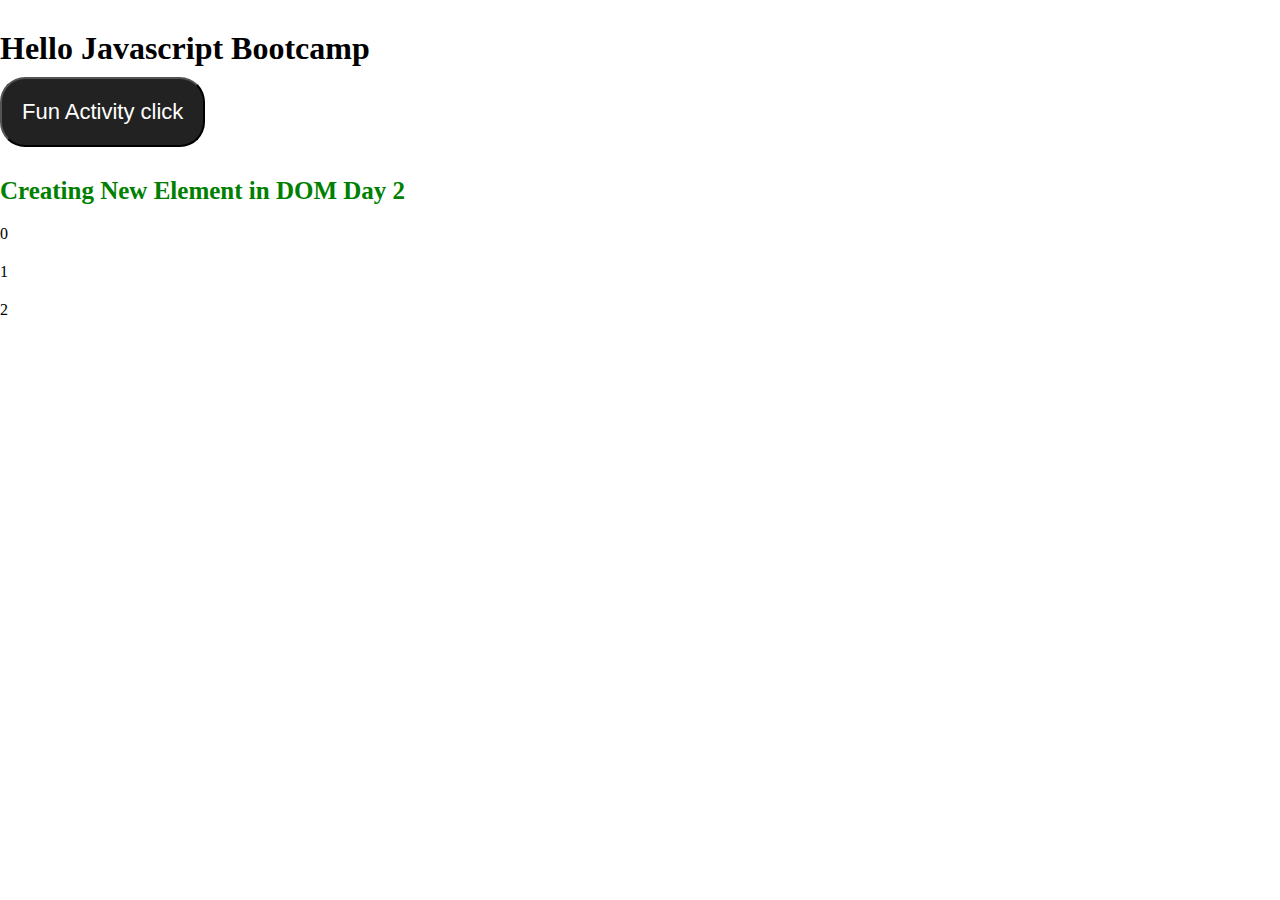
<file: practices/DOM/22 Jan/index.html>
<!DOCTYPE html>
<html lang="en">

<head>
    <meta charset="UTF-8">
    <meta http-equiv="X-UA-Compatible" content="IE=edge">
    <meta name="viewport" content="width=device-width, initial-scale=1.0">
    <title>Document</title>
</head>
<style>
    *{
        padding:10px 0;
        margin: 0;
    }
    button{
        padding: 20px;
        font-size: 22px;
        background-color: #222222;
        color: #ffffff;
        border-radius: 25px;
    }
</style>

<body>
    <!-- document, windows, id class , tag, queryselector -->
    <!-- alert, condfirm, prompt, innerHTML and innerText -->
    <h1>Hello Javascript Bootcamp</h1>
    <ul>

    </ul>
    <button onclick="maths()" id="fsjs2"> Fun Activity click</button>
    <p id="js"></p>
    <script>
        // insert inner HTML
        const list = `
            <li>Rohit</li>
            <li>Manas</li>
            <li>Binod</li>
            <li>Kunal</li>
            <li>Bisal</li>
        `;
        const ul = document.querySelector("ul")
        ul.innerHTML = list;

        // Create Element on Screen
        let title = document.createElement("h1")
        title.className = "title";
        title.style.fontSize = "25px";
        title.style.color = "green";
        title.textContent = "Creating New Element in DOM Day 2";
        // console.log(title)
        document.body.appendChild(title)


        // Remove Child => Assignment
        let listItem = document.querySelector("ul");
        document.body.removeChild(listItem)

        // For loop
        for (let i = 0; i < 3; i++) {
            let paragraph = document.createElement("p")
            paragraph.className = "FSJS";
            paragraph.style.fontSize = "16px"
            console.log(paragraph)
            paragraph.textContent = i; //here i's value assign into paragraph (0,1,2)
            document.body.appendChild(paragraph)

        }
        function maths() {
            let value = prompt("Solve This 50 - 30");
            if (value == 20) {
                document.getElementById("js").innerText = "Success Redirect";
                document.getElementById("fsjs2").style.backgroundColor = "Green"
            }
            else {
                document.getElementById("js").innerText = "Fail Try Again";
                document.getElementById("fsjs2").style.backgroundColor = "Red"
            }

        }


    </script>
    <!-- <h1 class="title" style="font-size: 25px; color: green;"></h1> -->
</body>

</html>
</file>
<file: Project/FSJS 2.0 Project 01/style.css>
/* You can not modify anything in the HTML */
/* You can only modify the CSS file */
*{
    margin: 0;
    padding: 0;
    box-sizing: border-box;
}
body{
    font-family: Poppins;
    max-width: 1440px;
    overflow: hidden;
    
}
.navbar-container{
    display: flex;
    align-items: center;
    margin:60px 0px;
    margin-left: 150px;
}
.list{
    display: flex;
    color: #808080;
    gap: 60px;
    margin-left: 60px;
    font-size: 16px;
    justify-content: space-around;
}
.list-item{
  list-style: none;
}
.list-item:first-child{
    color: #000;
    font-weight: 600;
}
.button-group{
      position:absolute;
      right: 300px;
}
.navbar-container>div>img{
    width: 90px;
}
.nav-button{
    background-color: rgb(102, 102, 198);
    padding: 15px 25px;
    border-color: rgb(102, 102, 198);
    border-style: none;
    border-radius: 8px;
    color: #ffffff;
}

.banner-container{
    display: flex;
    align-items: center;
    margin-left: 150px;
    width: 50%;
}
.heading-text{
    font-family: Poppins;
    font-weight: 700;
    font-size: 60px;
    color: rgb(51, 38, 63);
}
span{
    color:rgb(102, 102, 198) ;
}
.banner-container>div>img{
    width: 800px;
}
.description{
    color: #808080;
    font-family: Poppins;
    /* width: 400px; */
    padding: 20px 0px 50px 0px;
}
</file>
<file: Project/FSJS 2.0 Project 02/style.css>
/* You can not modify anything in the HTML */
/* You can only modify the CSS file */
*{
    margin: 0;
    padding: 0;
    box-sizing: border-box;

}
body{
    /* max-width: 1440px; */
    /* overflow: hidden; */
    color: #ffffff;
    background-image: url(./assets/bg.png);
    background-size: cover;
    background-repeat: no-repeat;
    
}
nav{
    display: flex;
    align-items: center;
    background-color: black;
    height: 60px;
    padding-left: 60px;
}
nav>div>img{
    width: 80px;
}
.line{
    height: 40px;
    margin-left: 40px;
    border-left:2px solid #ffffff;
}
.list{
    display:flex;
    align-items: center;
}
.list-item{
    list-style: none;
    font-family: Montserrat;
    color: #ffffff;
    margin-left: 60px;
    font-size: 14px;
}
.list-item:first-child::after{
     content: '▼'; 
     position: relative;
     left: 10px;
     top: 2px;
}
.button-small{
 position: absolute;
 right: 60px;
 top: 8px;
 padding: 10px 25px;
 border-radius: 10px;
 background-color: #C539B4;
 color: #ffffff;
 font-size: 15px;
 
}
.hero{
    margin-top: 130px;
    /* display: flex; */
    /* flex-direction: column; */
  
}
.hero-heading{
    font-family: Montserrat;
    color: #ffffff;
    font-size: 80px;
    width: 70%;
    text-align: center;
    margin: auto;
   


}
.hero-description{
    font-family: Montserrat;
    color: #ffffffb3;
    text-align: center;
    font-size: 22px;
    padding-top: 10px;
}
.button-large{
    font-family: Montserrat;
    font-size: 22px;
    margin: auto;
    display: block;
    text-align: center;
    margin-top: 50px;
    padding: 15px 40px;
    border-radius: 10px;
    border-style: none;
    background-color: #C539B4;
    color: #ffffff;
}
</file>
<file: Project/FSJS 2.0 Project 03/style.css>
/* You can not modify anything from the HTML file */
/* You can only modify the CSS file */
*{
    margin: 0;
    padding: 0;
    box-sizing: border-box;
    font-family: 'Orbitron';
}
body{
    background-color: #FBF6F0;
    max-width: 1440px;
    overflow: hidden;

}
.navbar-container{
    display: flex;
    /* position: relative; */
    margin:20px 5% ;
    justify-content: space-between;
}
.navbar-container >div >img{
    width: 100px;
    margin-bottom: 20px;
}
.list{
    display: flex;
    gap: 60px;
}
.list li{
    list-style: none;
    font-size: 20px;
    text-align: center;
    font-weight: 500;
}
.list >li:first-child{
  text-decoration:underline;
  font-weight:700;
}
.button-group{
    display: flex;
    gap: 20px;

}
.button-group>.search-icon{
    border-color: #808080;
}
.nav-button{
    padding: 6px 40px;
    /* margin-left: 20px; */
    border-width: 2px;
    border-radius: 10px;
    background-color: #ffffff;
    color: #808080;
    font-size: large;
    font-weight: 400;
}

/* hero section */
.hero-container{
    display: flex;
    position: relative;
    margin: 100px 5%;
}
.hero-container >.star>img{
    width: 60px;
}
.hero-container >.globe>img{
    width: 70px;
}
.hero-container > div >img{
    width: 400px;
}
.square >img{
    width: 350px;
     
}
.square{
    position: absolute;
    bottom: -60px;
    left: 120px;
    z-index: -1;
}
.star{
    position: absolute;
}
.star:nth-child(2){
    top: 0px;
    right: -30px;
}
.star:nth-child(3){
    bottom: 0px;
    left: 40%;
}
.globe{
    position: absolute;
    top: -80px;
    right:45%;
    width: 50px;
}
.hero-container-right{
    display: flex;
    width: 80%;
    flex-direction: column;
    justify-content: center;
    align-items: center;
    gap: 20px;
    margin-left: 80px;
}
.hero-heading{
    margin-top: 10px;
    font-size: 60px;
    text-align: center;
}
.hero-description{
    text-align: center;
    padding:20px 6%;
    font-size: 16px;
  
}
/* button section */
.button-email{
   padding:7px 40px;
   color:#444444;
   font-weight: 700;
   font-size: 18px;
   border: 2px solid black;
   border-radius: 10px;
   background-color: #fff;
}
.button-join{
    padding: 9px 30px;
    border: none;
    background-color: #000;
    color: #ffffff;
    font-size: 18px;border-radius: 10px;
}
/* contact-us section */
.contact-heading{
    text-align: center;
    color: #808080;
    font-family: 'Poppins';
    font-weight: 500;
}
.icons>span>img{
    width: 30px;
}
.icons{
    display: flex;
    margin-top: 10px;
    gap: 20px;
}
</file>
<file: Project/Project 10- Real Estate Landing Page/style.css>
@import url('https://fonts.googleapis.com/css2?family=Poppins:wght@100;200;300;400;500&display=swap');
*{
    padding: 0;
    margin: 0;
    box-sizing: border-box;
}
body{
    background-color: #eeeeee;
    font-family: 'Poppins';
}
/* first hero section */
.hero-first{
    height:100vh;
    background-image: url(./Photos/mainBackground.png);
    background-repeat: no-repeat;
    background-size:cover;
    background-position: center;
    color: #ffffff;
}
/* nav bar */
nav{
    width: 84%;
    margin: auto;
    display: flex;
    justify-content: space-between;
    align-items: center; 
    padding: 20px 0px;
}
nav>img{
    width: 160px;
}
nav>ul{
    display: flex;
    align-items: center;
    /* justify-content: center; */
    gap: 70px;
    font-size: 18px;
}
nav>ul>li{
    list-style: none;
}
.hero-first>hr{
    width: 90%;
    margin: auto;
}
.hero-first>.hero-1{
    width: 84%;
    height: 90%;
    margin:auto;
    display: flex;
    flex-direction: column;
    justify-content: center;
    gap: 80px;
    /* align-items: center; */

}
.hero-1>h1{
    font-size: 60px;
    width: 50%;
}
.hero-1>p{
    width: 35%;
    font-size: 18px;
}
.hero-1>button{
    width: 160px;
    padding:20px 10px;
    background-color:#4B56D2;
    border: none;
    border-radius: 25px;
    color: #ffffff;
    font-size: 18px;
}
/* logo name */
.logo-name{
    width: 90%;
    margin: auto;
    padding: 40px 0px;
    background-color: #ffffff;
    border-radius: 30px;
    display: flex;
    justify-content:center;
    align-items: center;
    gap: 80px;
    position: relative;
    bottom: 50px;
}
/* best estate section  */
.estate-title>h1{
   font-size: 54px;
   text-align: center;
}
.estates{
    display: flex;
    align-items: center;
    justify-content: center;
    flex-wrap: wrap;
    gap: 30px;
    margin-bottom: 240px;
}
.estate-detail-box{
    width: 380px;
    height: 440px;
    border-radius: 25px;
    display: flex;
    align-items: flex-end;
    justify-content: center;
}
.estates>div:nth-child(1){
    background-image: url(./Photos/cardImage1.png);
    background-repeat: no-repeat;
    background-position: center;
    background-size: cover;
}
.estates>div:nth-child(2){
    background-image: url(./Photos/cardImage2.png);
    background-repeat: no-repeat;
    background-position: center;
    background-size: cover;
}
.estates>div:nth-child(3){
    background-image: url(./Photos/cardImage3.png);
    background-repeat: no-repeat;
    background-position:center;
    background-size: cover;
}
.estates>div:nth-child(4){
    background-image: url(./Photos/cardImage4.png);
    background-repeat: no-repeat;
    background-position: center;
    background-size: cover;
}
.estates>div:nth-child(5){
    background-image: url(./Photos/cardImage5.png);
    background-repeat: no-repeat;
    background-position: center;
    background-size: cover;
}
.estates>div:nth-child(6){
    background-image: url(./Photos/cardImage6.png);
    background-repeat: no-repeat;
    background-position:center;
    background-size: cover;
}
.estates>div:nth-child(7){
    background-image: url(./Photos/cardImage7.png);
    background-repeat: no-repeat;
    background-position:center;
    background-size: cover;
}
.estates>div:nth-child(8){
    background-image: url(./Photos/cardImage8.png);
    background-repeat: no-repeat;
    background-position: center;
    background-size: cover;
}
.estates>div:nth-child(9){
    background-image: url(./Photos/cardImage9.png);
    background-repeat: no-repeat;
    background-position: center;
    background-size: cover;
}
.estate-details{
    width: 90%;
    padding: 20px 0px;
    position: relative;
    top:50px;
    display: flex;
    align-items: center;
    justify-content: center;
    gap: 50px;
    background-color: #ffffff;
    border-radius: 20px;
}
.estate-price>p:nth-child(1){
    font-size: 24px;
    font-weight: 500;
}
.estate-price{
    display: flex;
    flex-direction: column;
    justify-content: center;
    gap: 10px;
}
.estate-price>p:nth-child(2){
    font-size: 22px;
    font-weight: 600;
    color: #4B56D2;
}
.estate-details>div:last-child>button{
    background-color: #4B56D2;
    color: #ffffff;
    border: none;
    border-radius: 28px;
    padding: 18px 40px;
    font-size: 18px;
    font-weight: 600;
}
.estates>div:nth-child(2){
    margin-top: 60px;
}
.estates>div:nth-child(3){
    margin-top: 120px;
}
.estates>div:nth-child(4){
    margin-top: 120px;
}
.estates>div:nth-child(5){
    margin-top: 60px;
}
.estates>div:nth-child(8){
    margin-top:60px;
}
.estates>div:nth-child(9){
    margin-top: 120px;
}
/* house features like: modern trendy affordable */
.modern-trendy{
    width: 100%;
    margin: 160px auto;
    display: flex;
    align-items:center;
    gap: 80px;
    position: relative;
}
.modern-trendy>div{
    width: 50%;
}
.modern-left>img:nth-child(1){
    position: absolute;
    left: 8%;
    top: -8%;
    width: 500px;
    height: 480px;
    border-radius: 40px;
}
.modern-left>img:nth-child(2){
    width: 680px;
    z-index: -1;
}
.modern-right{
    display: flex;
    flex-direction: column;
    justify-content: flex-start;
    gap: 30px;
    margin-top: -40px;
}
.modern-right>h1{
    width: 70%;
    font-size: 54px;
    /* margin-top: 10px; */
}
.modern-right>p{
    width: 70%;
    font-size: 17px;
    color: #838383;
}
.early-bird{    width: max-content;
    font-size: 18px;
    font-weight: 600;
    padding: 22px 36px;
    border: none;
    border-radius: 25px;
    color: #ffffff;
    background-color:#4B56D2;
}
/* unique house  */
.unique-house{
    width: 100%;
    margin: 160px auto;
    display: flex;
    align-items:center;
    gap: 80px;
    position: relative;
}
.unique-house>div{
    width: 50%;
}
.unique-left{
    display: flex;
    flex-direction: column;
    justify-content: flex-start;
    gap: 30px;
    margin-left: 7%;
    margin-top: -40px;
}
.unique-left>h1{
    width: 70%;
    font-size: 54px;
    /* margin-top: 10px; */
}
.unique-left>p{
    width: 70%;
    font-size: 17px;
    color: #898999;
}
.unique-right>img:nth-child(1){
    position: absolute;
    right: 8%;
    top: -8%;
    width: 500px;
    height: 480px;
    border-radius: 40px;
}
.unique-right>img:nth-child(2){
    width: 680px;
    z-index: -1;
}
/* news letter section */
.newsletter{
    width: 90%;
    margin: 160px auto;
    padding: 100px 0px;
    display: flex;
    flex-direction: column;
    align-items: center;
    gap: 60px;
    justify-content: space-around;
    background-color: #4B56D2;
    border-radius: 50px;
    color: #ffffff;
}
.newsletter>h1{
    font-size: 54px;
    font-weight: 600;
    width:62%;
    margin: auto;
    text-align: center;
}
.newsletter>p{
    font-size: 18px;
    width:50%;
    margin: auto;
    text-align: center;
    color: #d1cdcd;
}
.news-input{
    display: flex;
    flex-direction: row;
    align-items: center;
    justify-content: center;
    gap: 20px;
}
.input-container{
    display: flex;
    align-items: center;
}
.input-field{
    width: 450px;
    padding: 24px 72px;
    border-radius: 40px;
    border: none;
    font-size: 17px;
    background-color: #0000002d; 
}
::placeholder {
    color:#fdfdfd78;
}
.input-container>img:nth-child(1){
    position: relative;
    left: 50px;
}
.sub-btn{
    color:#4B56D2;
    font-size: 19px;
    font-weight: 600;
    padding: 20px 42px;
    border-radius: 30px;
    border: none;
}
/* footer section */
footer{
    width: 84%;
    margin:80px auto;
    display: flex;
    align-items: center;
    justify-content: space-between;
}
.footer-left{
    display: flex;
    flex-direction: column;
    gap: 25px;
    align-items:flex-start;
}
.footer-left>p:nth-child(3){
    font-size: 20px;
    width: 60%;
    color: #00000091;
}
.footer-logos{
    display: flex;
    gap: 25px;
    margin-bottom: 20px;
}
.footer-lists{
    display: flex;
    font-size: 20px;
    color: #222;
    gap: 150px;
}
.footer-list{
    list-style: none;
    display: flex;
    flex-direction: column;
    gap: 30px;
}
.footer-list>li:nth-child(1){
    color: #000;
    font-size: 22px;
    font-weight: bold;
}
</file>
<file: Project/Project 11- Beats Landing Page/style.css>
@import url('https://fonts.googleapis.com/css2?family=Poppins:wght@100;200;300;400;500&display=swap');
*{
    margin: 0px;
    padding: 0px;
    box-sizing: border-box;
}
body{
    background-color: #000000ec;
    color: #ffffff;
    font-family: 'Poppins';
}
/* main section */
.main-section{
    display: flex;
    justify-content: center;
    gap: 120px;
}
.main-left{
    width: 40%;
    display: flex;
    align-items: flex-start;
    justify-content: end;
    gap: 40px;
}
.main-img{
    position: relative;
    top: -120px;
    width: 250px;
    height: 600px;
}
.beats-logo{
    position: relative;
    top: 50px;
}
.main-right{
    width: 60%;
    display: flex;
    flex-direction: column;
    align-items: flex-start;
}
.navbar{
    display: flex;
    gap: 90px;
    height: 120px;
    align-items: center;
    color: #e1e1e1;
}
.nav-list{
    list-style: none;
    display: flex;
    gap: 50px;
    font-weight: 600;
}
.shop-btn{
    border: none;
    color: #ededed;
    background-color: #222;
    padding: 15px 50px;
    border-radius: 8px;
    font-weight: 500;
}
.main-right>img:nth-child(2){
    position: relative;
    left: 50px;
    bottom: 5px;
    width: 380px;
}
.main-right>h1{
    font-size: 60px;
    font-weight: bold;
    margin-bottom: 30px;
}
.main-right>h2{
    font-size: 20px;
    font-weight: bold;
    margin-bottom: 15px;
}
.main-right>p:nth-child(5){
    width: 45%;
    font-weight: 300;
    font-size: 15px;
    margin-bottom: 30px;
    line-height: 1.5;
    color: #d5d5d5;
}
.cart{
    display: flex;
    align-items: center;
    gap: 15px;
    color: #ffffff;
    background-color: #222;
    padding: 14px 20px;
    border: none;
    border-radius: 10px;
}
.cart>p:last-child{
    font-size: 16px;
    font-weight:bolder;
}
/* brand logo section */
.brand-logo{
    display: flex;
    justify-content: center;
    align-items: center;
    gap: 10%;
    margin: 60px 0px;
}
/* specificantion section */
.specs{
   display: flex;
   flex-direction: column;
   align-items: center;
   gap: 20px;
   margin: 80px 0px;
}
.specs-details{
    display: flex;
    gap: 80px;
    align-items: center;
}
.specificantion{
    display: flex;
    flex-direction: column;
    gap: 20px;
}
.specificantion div h3{
    letter-spacing: 1.5px;
    font-size: 17px;
}
.specificantion div p{
    font-size: 14px;
    width: 180px;
}
.specificantion>div:nth-child(2){
    position: relative;
    right: 40px;
}
.specificantion>div:nth-child(3){
    position: relative;
    right: 40px;
}
/* case section */
.case{
    display: flex;
    flex-direction: column;
    align-items: center;
    gap: 20px;
    margin: 80px 0px;
}
.case-details{
    display: flex;
    gap: 80px;
    align-items: center;
}
.case-details>div:nth-child(2){
    display: flex;
    flex-direction: column;
    gap: 30px;
    align-items: flex-start;
}
.case-details>div:nth-child(2) p{
    width: 280px;
    letter-spacing: 1.5px;
    font-size: 15px;
}
.case-details>div:nth-child(2)>button{
    display: flex;
    align-items: center;
    gap: 10px;
    background-color:#222;
    padding: 14px 26px;
    border: none;
    border-radius: 6px;
    color: #fff;
    font-size: 15px;
    font-weight: 600;
}
/* ---buy now--- */
.buy{
    margin: 80px 20%;
    display: flex;
    align-items: center;
    justify-content: center;
    background-color: #222;
    border-radius: 10px;
    padding: 40px 20px;
    gap: 80px;
}
.buy-left>h3{
    font-size: 20px;
    font-weight: 600;
    width: 240px;
    margin-bottom: 15px;
    letter-spacing: 1.5px;
}
.buy-left>p:nth-child(2){
    font-size: 14px;
    font-weight: 300;
    margin-bottom: 15px;
}
.buynow-btn{
    background-color: #0f0f0f;
    border: none;
    display: flex;
    align-items: center;
    justify-content: center;
    gap: 15px;
    font-size: 15px;
    padding: 14px 25px;
    border-radius: 5px;
    color: #ffffff;
}
.buy-right>img{
    width: 300px;
}
/* choose your style section */
.your-style-sec{
    display: flex;
    flex-direction: column;
    align-items: center;
    margin: 80px 0px;
}
.product-options{
    width: 60%;
    display: flex;
    align-items: center;
    flex-wrap: wrap;
    gap: 60px;
}
.product-item{
    display: flex;
    flex-direction: column;
    align-items: center;
}
.product-item-img>img{
    width: 130px;
    position: relative;
    top:120px;
}
.product-detail{
    display: flex;
    flex-direction: row;
    align-items: flex-end;
    background-color: #222;
    height: 200px;
    width: 200px;
    padding: 0px 15px 10px 15px;
    border-radius: 10px;
}
.pro-name{
    display: flex;
    flex-direction: column;
    flex-grow: 1;
}
.product-detail>div>p:nth-child(1){
    font-size: 15px;
    font-weight: 600;
}
.product-detail>div>p:nth-child(2){
    font-size: 16px;
    font-weight: 500;
    color: #ffffff;
    margin-top: 5px;
}
.product-detail>div:nth-child(2){
    background-color: #000;
    width: max-content;
    padding:8px 12px;
    border-radius: 6px;
}
/* footer */
footer{
    margin:160px 0px;
    display: flex;
    justify-content:flex-end;
    gap: 120px;
}
.footer-list{
    list-style: none;
    display: flex;
    flex-direction: column;
    gap: 10px;
    font-size: 14px;
    margin-right: 35px;
    color: #f6f6f6;
}
.footer-list>li:nth-child(1){
    font-size: 18px;
    font-weight: 600;
    color: #ffffff;
}
.sub-btn{
    display: flex;
    flex-direction: row;
    color: #ffffff;
    background-color: #000000;
    gap: 10px;
    padding: 14px 25px;
    border-radius: 10px;
    font-size: 12px;
    cursor: pointer;
}
.footer-subscribe{
    display: flex;
    align-items: center;
    justify-content: center;
    background-color:#222;
    width: 340px;
    height: 70px;
    border-radius: 10px;
    margin-bottom: 30px;
    margin-right: 130px;
}
.footer-subscribe>input{
    background-color: #222;
    border: none;
}
::placeholder{
    color: #dadada;
}
.footer-social{
    display: flex;
    gap: 20px;
}
.footer-uparrow{
    position: relative;
    top: 100px;
    right: 20px;
}
</file>
<file: Project/Project 4/style.css>
*{
    margin: 0;
    padding: 0;
    box-sizing: border-box; 
    background: #F9F5ED;
    font-family: 'Poppins';
}
nav{
    padding: 20px 10%;
    height: 15vh;
}

nav ul {
    display: flex;
    align-items: center;
    gap: 60px;


}

nav ul li {
    list-style: none;
    font-weight: 400;
}


/* CSS for HERO Section */

main{
    display: flex;
    align-items: center;
    justify-content:center;
    margin-left: 10%;
    gap: 12%;
}

.leftmain{
    width: 40%;
}

.leftmain h1{
    font-size: 60px;
}

.leftmain p{
    margin: 5% 0;
}

.leftmain button{
    padding: 15px 20px;
    border: none;
    background-color: #3b855b;
    border-radius: 10px;
    color: white;
    font-weight: 500;
}

.rightmain{
    width: 60%;
}
.rightmain>div{
    display: flex;
    gap: 20px;
    margin-bottom: 16px;
}
</file>
<file: Project/Project 6/style.css>
*{
    margin: 0;
    padding: 0;
}
body{
    background-color: #1b1710e5;
    color: #fff;
    box-sizing: border-box;
    margin: auto;
    max-width: 1440px;
    overflow: hidden;
    font-family: 'Montserrat';
}
nav{
    display: flex;
    justify-content: space-between;
    align-items: center;
    margin:20px 14%;
}
nav img{
    width: 140px;
}
nav>ul{
    display: flex;
    gap: 40px;
    justify-content: center;
    align-items: center;
}
nav>ul>li{
    list-style: none;
    font-size: 16px;
    color: #b6b4b4;
}
nav>ul>li>button{
    padding: 8px 20px;
    border:2px #E3C770 solid;
    border-radius: 8px;
    color:#E3C770;
    background-color:#434242;
}
/* main section */
.top-section{
    display: flex;
    justify-content: space-between;
    align-items: center;
    margin: 60px 14%;
}
.top-section>.right{
    width: 60%;
}
.top-section>div>h1{
    font-size: 62px;
    font-weight: 800;
}
.top-section>.left{
    width: 40%;
}
.top-section p{
    font-size: 18px;
}
/* main down-section */
.down-section{
    margin: 10px 14%;
}
.down-section div img{
    width:100%;
}
</file>
<file: Project/Project 7- Credit Card Landing Page/style.css>
*{
    margin: 0;
    padding: 0;
    box-sizing: border-box;
}
body{
    /* max-width: 1440px; */
    margin: auto;
    background-color: rgb(22, 21, 21);
    color: #f8f8f8;
    font-family: 'Montserrat';
}
/* navbar-section */
nav{
    margin: 20px 5%;
    display: flex;
    justify-content: space-between;
    align-items: center;
    font-size: 20px;
    color: #f8f8f8;
    height: 80px;
}
nav img{
    width: 10%;
}
nav>ul{
    display: flex;
    gap: 80px;
}
nav>ul>li{
    list-style: none;
    
}
nav>div{
    display: flex;
    gap: 40px;
}
nav>div>button{
    border-style:none;
    font-size: large;
    background: none;
    background-image:url(./Assets/Icons/btn-pink-bg.svg);
    background-repeat: no-repeat;
    color: #f8f8f8;
}

/* hero section */
#hero-section{
    display: flex;
    width: 100%;
    height: 600px;
}
.hero-section{
    display: flex;
    width: 90%;
    margin:auto;
    justify-content: space-between;
}
.hero-section>.left-section{
    width: 40%;
}
.hero-section>.left-section>h1{
    width: 160%;
    font-size: 64px;
    margin-top: 90px;
}
span{
    color:#D800A6;
} 
 .left-section>p{
    margin-top: 40px;
    color: rgb(208, 202, 202);
}
 
.left-section>button{
    border-style:none;
    font-size: 24px;
    background: none;
    background-image:url(./Assets/Icons/btn-pink-bg.svg);
    background-repeat: no-repeat;
    color: #f8f8f8;
    margin: 70px 0px;
}
.left-section>ul{
    display: flex;
    align-items: center;
    gap: 30px;
    width: 100%;
    margin-top: 20px;
}
.left-section>ul>li{
    list-style: none;
    font-size:18px;
    font-weight:500;
}
.left-section>ul>li:first-child{
    font-size:40px;
    font-weight: 500;
}
.left-section>ul>li:nth-child(4)
{
    font-size:40px;
    font-weight: 500;
}
.left-section>ul>hr{
    height: 40px;
}
.hero-section>.right-section{
    width: 60%;
}
.hero-bg{
    position: relative;
    width: 60%;
    left: 500px;
    bottom: 100px;
    margin: auto;
    z-index: -1;
}
.right-section>img{
    z-index:-1;
    position: absolute;
    width:50vw;
}

/* logo section */
#logo-section{
    width: 100%;
    height: 160px;
    margin: 60px 0px;
    background-color: #222222;
    display: flex;
}
.logo-section{
    width: 90%;
    margin:auto;
    display: flex;
    justify-content: center;
    align-items: center;
    gap: 10%;
}
.logo-section>img{
    width: 120px;
}
#transaction-section{
    height: 720px;
    width:90%;
    margin: auto;
}
.transaction-section{
    display: flex;
    flex-direction: column;
    align-items: center;
    justify-content: space-between;
    gap: 120px;
}
.transaction-heading{
    margin: auto;
    display: flex;
    justify-content: space-between;
    align-items: center;
}
.transaction-heading>div>h1{
    font-size: 56px;
    width: 90%;
    font-weight: 500;
}
.transaction-heading>div>p{
    font-size: 14px;
    width: 50%;
}
.transaction-img{
    display: flex;
    justify-content: center;
    align-items: center;
    gap: 30px;
}
.transaction-img>div{
    display: flex;
    flex-direction: column;
    text-align: center;
    background:#222222;
    border-left-width: thin;
    padding-bottom: 40px;
}
.transaction-img>div>img{
    height: 240px;
    width: 280px;
}
.transaction-img>div>p{
    width: 80%;
    margin: auto;
    text-align:center;
}
.transaction-img>div:nth-child(2){
    position: relative;
    bottom:50px;
    background: #8080809c;
    border-top: 2px solid #f8f8f8;
    border-left:2px solid #f8f8f8;
    border-bottom:1px solid #f8f8f8;
    text-align: center;
}
#card-choice-section{
    height: 1000px;
    width: 100%;
    background-color: #f8f8f8;
    color: #000;
}
.card-choice-section{
    width: 90%;
    margin: auto;
    height: 1000px;
    display: flex;
    flex-direction: column;
    justify-content:center;
    align-items: center;
    text-align: center;
    gap: 50px;
}
.card-choice-section>div>h1{
    width: 75%;
    margin: auto;
    font-size: 58px;
    color: #333131af;
    font-weight: normal;
    margin-top: 50px;
}
.card-choice-section>div>p{
    width: 55%;
    margin: auto;
}
.card-choice-section>div>img{
    width: 800px;
    margin-bottom: 50px;
}
/* features section */
.features{
    width: 90%;
    height: 320px;
    margin: auto;
    display: flex;
    flex-direction: column;
    justify-content: center;
    gap: 50px;
    margin-top: 20px;
}
.features>div>h1{
    width: 65%;
    font-size: 58px;
    font-weight: normal;
    margin: auto;
    text-align: center;
}
.features>div>p{
    width: 40%;
    margin: auto;
    text-align: center;
}

.features-star{
    width: 90%;
    height: 540px;
    margin: auto;
    display: grid;
    grid-template-columns: 460px 460px;
    gap: 60px;
    grid-template-rows: 200px 200px;   
    justify-items: center;
    justify-content: center; 
}
.star{
    display: flex;
    flex-direction: column;
    border:2px solid #f8f8f8;
    border-bottom: none;
    justify-content:space-around;
    padding-left: 20px;
    padding-bottom: 20px;
    gap: 20px;
    background-color: #222222;
}
.star>img{
    width: 180px;
}
.star:first-child{
    border:2px solid #f8f8f8;
    background: #8080809c;
}
/* last section */
.customing-bg>img{
    height: 500px;
}
.customing-bg>img:nth-child(1){
    width: 100%;
    margin: auto;
    position: absolute;
    z-index: -1;
}
.customing-bg>img:nth-child(2){
    width: 100%;
    margin: auto;
    position: absolute;
    z-index: -1;
}
.customing-bg>img:nth-child(3){
    width: 40%;
    margin: auto;
    position: absolute;
    left: 0px;
}
.customing-bg>img:nth-child(4){
    width: 40%;
    margin: auto;
    position: absolute;
    right: 0px; 
}
.customing-title{
    height: 500px;
    display: flex;
    flex-direction: column;
    justify-content: center;
    align-items:center;
}
.customing-title>h1{
  width: 60%;
  margin: auto;
  font-size: 58px;
  text-align: center;
  margin-top: 120px;
}
.customing-title>h1>span{
    color: #222222;
}
.customing-title>button{
    border-style:none;
    font-size: 24px;
    background: none;
    background-image:url(./Assets/Icons/btn-pink-bg.svg);
    background-repeat: no-repeat;
    color: #f8f8f8;
    margin-bottom: 160px;
}
/* footer-section */
footer{
    width: 90%;
    height: 400px;
    margin: auto;
    display: flex;
    align-items: center;
    gap: 240px;
}
footer>ul{
    display: flex;
    align-items: center;
    gap: 30px;
}
footer>ul>li{
    list-style: none;
}
</file>
<file: Project/Project 8- Hosting Site Landing Page/style.css>
@import url('https://fonts.googleapis.com/css2?family=Montserrat:wght@400;700;900&family=Poppins:wght@100;200;300;400;500&family=Ubuntu:wght@400;500&display=swap');
*{
   padding: 0;
   margin: 0;
   box-sizing: border-box;

}
body{
    background-color:#000;
    color:#fff;
    font-family: 'Poppins';
}
nav{
    width: 85%;
    margin: auto;
    height: 120px;
    display: flex;
    justify-content:space-between;
    align-items: center;
    margin-bottom: 100px;
}
nav>ul{
    display: flex;
    gap: 60px;
    align-items: center;
}
nav>ul>li{
    list-style: none;
}
nav>button{
    background:#1088ffea;
    color: #fff;
    padding: 10px 40px;
    border: none;
    border-radius: 20px;
}
/* top-hero section */
#top-hero{
    margin-top: 100px;
    width: 85%;
    height: 66vh;
    margin: auto;
    display: flex;
}
#top-hero>div{
    width: 50%;
}
#top-hero>.hero-title{
    display: flex;
    flex-direction: column;
    justify-content: space-between;
}
.hero-title>h1{
    width: 95%;
    font-size: 64px;
    font-weight: 500;
}
.hero-title>h1>em{
    color:#1088ffea;
}
.hero-title>p{
    width: 70%;
    font-size: 18px;
    color: #9a9999;
}
.btn{
    padding:12px 30px;
    border-radius: 20px;
    color: #fff;
}
.btn-primary{
    background-color:#1088ffea;
    border: none;
    margin-right: 20px;
}
.btn-secondary{
    background-color:inherit;
    border: 1px solid #fff;
}
.top-hero>div>img{
  height: 105%;
  margin-left: 60px;
}
/* logo-img section */
#logo-img{
    width: 100%;
    height: 140px;
    background-color: #222;
    margin-top: 120px;
}
#logo-img>div{
    width: 80%;
    height: 140px;
    margin: auto;
    display: flex;
    justify-content: space-around;
    align-items: center;
}
/*2nd hero section */
#hero-section-2{
    width: 100%;
    padding: 80px 0px;
    background-color: #fff;
    color: #000;
}
.hero-section-2{
    /* width: 90%; */
    margin: auto;
    display: flex;
    flex-direction: column;
    align-items: center;
    justify-content:center;
    gap: 70px;
}
.hero-section-2-title{
   text-align: center;
   display: flex;
   flex-direction: column;
   gap: 30px;
}
.hero-section-2-title>h1{
    font-size: 48px;
}
.hero-section-2-title>p{
    width: 50%;
    margin: auto;
}
.hero-section-2-img{
    display: flex;
    justify-content: center;
    align-items: center;
    gap: 60px;
}
.hero-section-2-img>div{
    display: flex;
    flex-direction: column;
    border: 1px solid black;
    border-radius: 20px;
    padding: 28px;
    justify-content: center;
    align-items: center;
    text-align: center;
    gap: 30px;
    width:25%;
    height: 280px;
}
.hero-section-2-img>div>img{
    width: 20%;
}
.hero-section-2-img>div:nth-child(2){
    background-color: #000;
    color: #f8f8f8;
    position: relative;
    bottom: 30px;
    border: none;
}
.hero-section-2-img>div>p{
    color: #84848f;
}
.hero2-title2{
    width: 85%;
    margin: auto;
    padding-top: 60px;
}
.hero2-title2>h1{
    font-size: 48px;
    width: 80%;
}
.hero2-last{
    display: flex;
    width: 85%;
    margin: auto;
    gap: 80px;
}
.hero2-last-left{
    display: flex;
    flex-direction: column;
    gap: 30px;
    width: 50%;
}
.hero2-last-left>button{
    padding: 20px;
    width: 90%;
    height: 80px;
    border: 1px solid black;
    text-align: left;
    border-radius: 40px;
    display: flex;
    align-items: center;
    justify-content: space-between;
    font-size: 18px;
    font-weight:bold;
    color: #000;
}
.hero2-last-left>button:first-child{
    color: #f8f8f8;
    border: none;
}
.hero2-last-left>button>img{
   width: 8%;
}
.hero2-last-right{
    padding: 20px 0px;
    display: flex;
    flex-direction: column;
    align-items: center;
    justify-content: space-around;
    background-color: #000;
    width: 40%;
    border-radius: 20px;
    color: #f8f8f8;
    font-size: 18px;
}
.hero2-last-right>li{
    background-color: #222;
    list-style-position: inside;
    width: 90%;
    padding:12px;
    margin: auto;
    border-radius: 16px;
}
/* pricing section */
#price-section{
    width: 85%;
    margin: auto;
    padding-bottom: 80px;
    display: flex;
    flex-direction: column;
}
.price-top{
    height: 40vh;
    display: flex;
    justify-content: center;
    align-items:flex-end;
}
.price-top>h1{
    width: 60%;
    margin: auto;
    font-size: 48px;
    text-align: center;
}
.price-bottom{
    margin-top: 40px;
    display: flex;
    gap: 2%;
}
.price-bottom>div{
    margin: auto;
    border:none;
    width: 30%;
    padding:30px 20px;
    border-radius: 30px;
}
/* price left section */
.price-left{
    background-color: #f8f8f8;
    color: #000;
}
.price-left>div{
    display: flex;
    flex-direction: column;
    gap: 10px;
}
.price-left>div>h2{
    font-size: 36px;
}
.price-left>div>h1{
    font-size: 48px;
}
.price-left>div>h1>span{
    font-size: 28px;
    color: #797878;
}
.price-left>ul{
   padding: 30px 5px;
}
.price-left>ul>li{
    display: flex;
    gap: 10px;
    align-items: center;
    list-style: none;
    font-size: 19px;
    margin-top: 20px;
}
.price-left>button{
    padding: 20px 42%;
    border-radius: 25px;
    margin: auto;
    color: #f8f8f8;
    font-size: 19px;
    border: none;
}
/* middle price section */
.price-mid{
    background-color: #1088ffea;
    color: #f8f8f8;
}
.price-mid>div{
    display: flex;
    flex-direction: column;
    gap: 10px;
}
.price-mid>div>h2{
    font-size: 36px;
}
.price-mid>div>h1{
    font-size: 48px;
}
.price-mid>div>h1>span{
    font-size: 28px;
    color: #797878;
}
.price-mid>ul{
   padding: 30px 5px;
}
.price-mid>ul>li{
    display: flex;
    gap: 10px;
    align-items: center;
    list-style: none;
    font-size: 19px;
    margin-top: 20px;
}
.price-mid>button{
    padding: 20px 42%;
    border-radius: 25px;
    margin: auto;
    background-color: #f8f8f8;
    color: #1088ffea;
    font-size: 19px;
    border: none;
}
/* price right section */
.price-right{
    background-color: #f8f8f8;
    color: #000;
}
.price-right>div{
    display: flex;
    flex-direction: column;
    gap: 10px;
}
.price-right>div>h2{
    font-size: 36px;
}
.price-right>div>h1{
    font-size: 48px;
}
.price-right>div>h1>span{
    font-size: 28px;
    color: #797878;
}
.price-right>ul{
   padding: 30px 5px;
}
.price-right>ul>li{
    display: flex;
    gap: 10px;
    align-items: center;
    list-style: none;
    font-size: 19px;
    margin-top: 20px;
}
.price-right>button{
    padding: 20px 42%;
    border-radius: 25px;
    margin: auto;
    color: #f8f8f8;
    font-size: 19px;
    border: none;
}
/* customer review section */
#review-section{
    width: 100%;
    background-color:#f8f8f8;
    color:#000;
    padding: 80px 0px;
}
.review-heading{
    display: flex;
    align-items: center;
    width: 85%;
    margin:auto;
    padding: 20px 0px;
}
.review-heading>div{
    width: 50%;
}
.review-title>h1{
    width: 60%;
    font-size: 40px;
}
.review-description>p{
    width: 60%;
    font-size: 15px;
    color: #797878;
}
.reviews{
    width: 85%;
    margin: auto;
    display: flex;
    gap: 40px;
    align-items: center;
    padding: 40px 0px;

}
.review-box{
    display: flex;
    flex-direction:column;
    gap: 20px;
    padding: 30px 25px;
    border: 1px #000 solid;
    border-right: none;
    border-radius: 30px 0px 0px 30px;
}
.review-box>p{
    width: 80%;
    font-size:18px;
}
.review-box>.customer-details{
    font-size: 14px;
}
.box-1{
    background-color:#000;
    border: none;
    border-radius: 30px 30px 30px 30px;
    color: #f8f8f8;
}
#review-section>hr{
    width: 85%;
    margin: auto;
}
/* signup section */
#signup-section{
    width: 85%;
    margin: auto;
    padding: 80px 0px;
    display: flex;
    flex-direction: column;
    align-items: center;
    justify-content: center;
}
.signup-title{
    font-size: 40px;
    text-align: center;
    padding-bottom: 60px;
}
.signup-register{
    background-color: #222;
    padding: 40px 25px;
    border-radius: 30px;
    display: flex;
    gap: 20px;
}
.signup-input{
    background-color:#444;
    border: none;
    padding: 22px 40px;
    border-radius: 40px;
    font-size: 20px;
}
.signup-btn{
    background-color: #2e99f7;
    border: none;
    color: #dcdcdc;
    padding: 22px 40px;
    border-radius: 40px;
    font-size: 20px;
}
/* footer section */
.prev-footer{
    width: 85%;
    margin: auto;
}
.after-footer{
    width: 85%;
    margin: auto;
}
footer{
    width: 85%;
    margin: auto;
}
footer>div{
    display: flex;
    justify-content: space-around;
    padding: 50px 0px;
}
footer>div>ul{
    display: flex;
    flex-direction: column;
    gap: 20px;
}
footer>div>ul>li{
    list-style: none;
    font-size: 14px;
}
footer>div>ul>li:nth-child(1){
    font-size: 20px;
    font-weight: bold;
}
.last-logo{
    width: 85%;
    margin: auto;
    padding: 30px 0px;
}
</file>
<file: Project/Project 9- Gaming Landing Page/style.css>
@import url('https://fonts.googleapis.com/css2?family=Poppins:wght@100;200;300;400;500&display=swap');
*{
    margin: 0;
    padding: 0;
    box-sizing: border-box;
}
body{
    font-family: 'Poppins';
}
.hero-section-one{
    background:url(./Assets/Photos/futuristic-bg.png);
    background-repeat: no-repeat;
    background-size: cover;
    height: 100vh;
    color: #fff;
}
nav{
    width: 90%;
    margin:auto;
    padding:30px 0px;
    display: flex;
    justify-content: space-between;
    align-items: center;

}
nav>div:first-child{
    width: 55%;
    display: flex;
    align-items: center;
    /* gap: 80px; */
    justify-content: space-between;
}
nav>div>ul{
    display: flex;
    align-items: center;
    gap:60px ;
}
nav>div>ul>li{
    list-style: none;
}
nav>div>ul>li:hover{
    /* font-weight: bold; */
    text-decoration: underline;
}
/* nav button */
nav>div:last-child{
    display: flex;
    align-items: center;
    justify-content: center;
    gap: 20px;
}
/* btn */
.btn{
    padding: 15px 30px;
    font-weight: bold;
    color: #fff;
}
.primary-btn{
    background-color: #FF6E31;
    border: none;
}
.secondary-btn{
    background-color:inherit;

}
.primary-btn:hover{
    color: #FF6E31;
    border:1px solid #FF6E31;
    background-color: inherit;
    cursor: pointer;
}
/* hero section one heading*/
.hero-heading{
    width: 90%;
    height: 80%;
    margin:auto;
    display: flex;
    align-items: center;
}
/* hero left part */
.hero-left{
    width: 50%;
    height: 75%;
    display: flex;
    flex-direction: column;
    justify-content: space-around;
}
.hero-left>h1{
    width: 70%;
    font-size: 44px;
    font-weight: bolder;
}
.hero-left>p{
    width: 80%;
    font-size: 16px;
    color: #908e8e;
}
.hero-left>.left-btn{
    display: flex;
    gap: 25px;
}
.left-btn>.secondary-btn{
    border: 1px solid #fff;
}
/* hero right part */
.hero-right{
    width: 50%;
    height: 80%;
    display: flex;
    flex-direction: column;
    align-items: center;
    justify-content: end;

}
.hero-right>img{
    width: 80px;
    padding-bottom: 20%;
}
.hero-right-down{
    display: flex;
    gap: 30px;
    align-items: baseline;
}
.hero-right-down>p{
    width: 200px;
    font-size: 24px;
}
.hero-right-down>div>img{
    width: 70px;
    position: relative;
    top: 50px;
}
/* pupular game section */
.most-popular-game{
    display: flex;
    flex-direction: column;
    align-items: center;
}
.popular-game-heading{
    font-size: 32px;
    margin: 60px 0px;
    width: 60%;
    text-align: center;
}
.popular-games{
    display: flex;
    align-items: center;
    justify-content: center;
    gap: 30px;
    flex-wrap: wrap;
}
.popular-games>div:nth-child(1){
    background-image: url(./Assets/Photos/img1.png);
    background-size: cover;
    background-position-x: center;
    background-repeat: no-repeat;
}
.popular-games>div:nth-child(2){
    background-image: url(./Assets/Photos/img2.png);
    background-size: cover;
    background-position-x: center;
    background-repeat: no-repeat;
}
.popular-games>div:nth-child(3){
    background-image: url(./Assets/Photos/img3.png);
    background-size: cover ;
    background-position-x: center;
    background-repeat: no-repeat;
}
.popular-games>div:nth-child(4){
    background-image: url(./Assets/Photos/img4.png);
    background-size: cover;
    background-position-x: center;
    background-repeat: no-repeat;
}
.games-box{
    width: 320px;
    height: 380px;
    overflow: hidden;
    margin-bottom: 100px;
    display: flex;
    align-items: flex-end;
    color: #ffffff;
}
.about-game{
    width: 100%;
    display: flex;
    flex-direction: row;
    gap: 30px;
    padding: 20px 10px;
    justify-content: center;
    align-items: center;
    backdrop-filter: blur(16px);
    background-color: #69666637;
}
.game-name>p:nth-child(2){
    font-size: 14px;
    color: #959292f4;
    margin: 5px 0px;
}
/* war game section */
.war-game-sec{
    width: 90%;
    margin:60px auto;
    display: flex;
    justify-content: center;
    align-items: center;
    gap: 100px;
}
.war-left{
    display: flex;
    flex-grow: 1;
    width: 50%;
    overflow: hidden;
}
.war-left>img{
    width: 100%;
}
.war-right{
    width: 50%;
}
.war-right>h1{
    width: 80%;
    font-size: 40px;
}
.war-right>p{
    color: #797979;
    margin: 20px 0px;
    font-size: 15px;
    width: 85%;
}
.war-btn>.secondary-btn{
    border-color: #FF6E31;
    color: #FF6E31;
    margin-left: 10px;
}
.war-btn>.primary-btn:hover{
    color: #FF6E31;
    border:1px solid #FF6E31;
}
/* game recommend section  */
.game-recommend-title{
    width: 90%;
    margin:80px auto;
    display: flex;
    align-items: center;
    justify-content: space-between;
}
.game-recommend-title>h1{
    font-size: 40px;
    width: 40%;
}
.game-recommend-title>div{
    margin-right: 30px;
    display: flex;
    gap: 10px;
    align-items: center;
}
.game-recommend-title>div>button{
    padding: 15px 25px;
    border: none;
}
.game-recommend-title>div>.left-btn{
    background-color: #fac5af;
}
.game-recommend-title>div>.right-btn{
    background-color: #FF6E31;
}

.recommened-games{
    display: flex;
    flex-wrap: wrap;
    margin: 20px 5%;
    gap: 90px;
}
.top-rec-sec{
    display: flex;
    gap: 50px;
}
.bottom-rec-sec{
    display: flex;
    gap: 50px;
    margin-bottom: 100px;
}
.rec-game-box{
    display: flex;
    gap: 35px;
    align-items: center;
}
.game-pic{
    width: 260px;
    height: 280px;
}
.rec-game-details{
    width: 50%;
}
.rec-game-details>h2{
    font-size: 25px;
}
.rec-game-details>span{
    color: #ec8b29;
    font-weight: bold;
    display: inline-block;
    margin-top: 16px;
}
.rec-game-details>p{
    font-size: 14px;
    color: #787878;
    margin: 20px 0px;
}
.rec-game-details>button{
    margin-top: 10px;
    padding: 15px 40px;
}
/* most played game of the year */
.most-played-games{
    background-color: #000;
    color: #fff;
    display: flex;
    flex-direction: column;
    align-items: center;
}
.most-played-title>h1{
   font-size: 40px;
   width: 70%;
   margin:60px auto;
   text-align: center;
}
.most-played-hero{
    position: relative;
    display: flex;
    margin:0px 5%;
    margin-bottom: 80px;
    gap: 70px;
}
.most-played-bg{
    width: 78%;
    position: absolute;
    right:-100px;
    top:32%;
}
.mpg-left>img{
    width: 400px;
    margin-top: 30px;
}
.mpg-right>p:nth-child(1){
    width: 70%;
    margin: auto;
    font-size: 17px;
    color: #908e8e;
    margin:80px 0px;
    line-height: 2;
}
.mpg-right>div>img:nth-child(1){
    width: 320px;
    margin-right: 45px;
}
.mpg-right>div>img:nth-child(2){
    width: 320px;
}
/* game experience */
.game-exp{
    background-image: url(./Assets/Photos/Rectangle\ 606.png);
    background-size: cover;
    background-position-x: center;
    width: 100%;
    margin: auto;
    background-color: #000;
    color: #fff;
    display: flex;
    flex-direction: column;
    gap: 30px;
    justify-content: space-around;
    align-items: center;
}
.game-exp>div>h1{
    width: 80%;
    margin: auto;
    margin-top: 40px;
    text-align: center;
    font-size: 40px;
}
.game-exp>div>p{
    width: 70%;
    margin: auto;
    text-align: center;
}
.game-exp>div>button{
    margin-bottom: 50px;
}
/* footer ssection */
footer{
    background-color: #000;
    color: #ffffff;
}
.footer-section{
    padding-top: 60px;
    display: flex;
    align-items: flex-start;
    justify-content: center;
    gap: 120px;
}
.footer-section>.logo{
    display: flex;
    flex-direction: column;
    gap: 25px;
}
.footer-section>.logo>img{
    width: 160px;
}
.footer-section>.logo>p{
    width: 60%;
    color: #979595;
}
.footer-section>.logo>.social-link{
    display: flex;
    gap: 12px;
}
.footer-section>div>ul{
    display: flex;
    flex-direction: column;
    gap: 25px;
}
.footer-section>div>ul>li:first-child{
    font-size: 20px;
    line-height: 1.5;
    font-weight: bold;
    color: #fff;
}
.footer-section>div>ul>li{
    list-style: none;
    font-size: 18px;
    color: #979595;
}
.line{
    margin: 60px 0px;
    height: 100px;
}
.line>hr{
    width: 100%;
}
</file>
